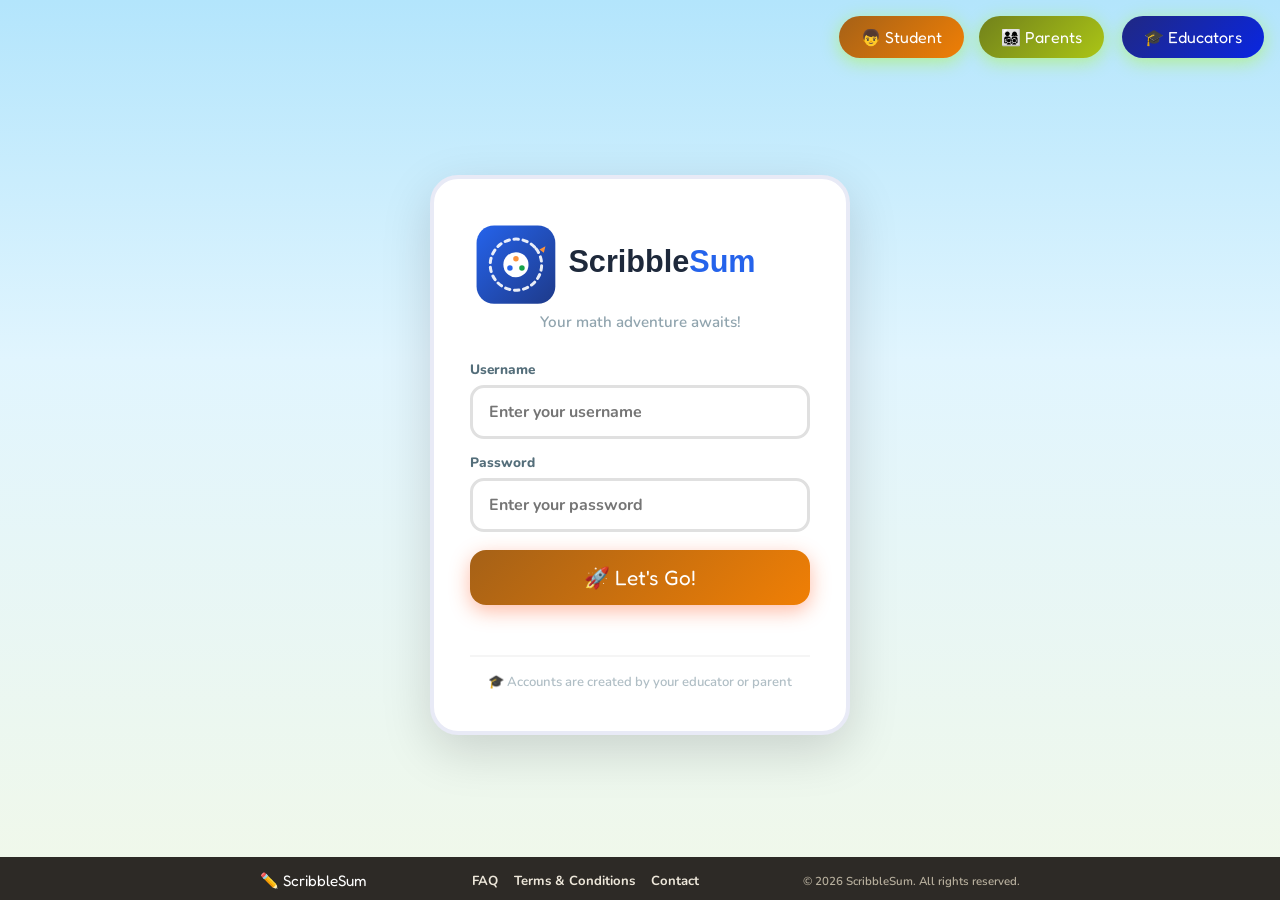
<file: index.html>
<!DOCTYPE html>
<html lang="en">
<head>
  <meta charset="UTF-8">
  <meta name="viewport" content="width=device-width, initial-scale=1.0">

  <!-- Primary SEO Metadata -->
  <title>ScribbleSum | Free Interactive Math & English Practice for Grades 1–9</title>
  <meta name="title" content="ScribbleSum | Free Interactive Math & English Practice for Grades 1–9">
  <meta name="description" content="ScribbleSum offers fun, interactive math and English exercises, quizzes, and learning tools for Grades 1 through 9. Practice skills and track progress for free.">
  <meta name="keywords" content="ScribbleSum, math practice online, elementary math quizzes, online English practice, free K-9 exercises, grade 1 to 9 math">
  <meta name="robots" content="index, follow">

  <!-- Canonical URL -->
  <link rel="canonical" href="https://scribblesum.com/">

  <!-- Open Graph / Social Media Sharing -->
  <meta property="og:type" content="website">
  <meta property="og:url" content="https://scribblesum.com/">
  <meta property="og:title" content="ScribbleSum | Free Interactive Math & English Practice">
  <meta property="og:description" content="Engaging math and English learning tools for Grades 1–9. Practice key concepts and track student progress.">
  <meta property="og:image" content="https://scribblesum.com/corequest-icon.svg">

  <!-- Twitter -->
  <meta property="twitter:card" content="summary">
  <meta property="twitter:url" content="https://scribblesum.com/">
  <meta property="twitter:title" content="ScribbleSum | Free Interactive Math & English Practice">
  <meta property="twitter:description" content="Engaging math and English learning tools for Grades 1–9. Practice key concepts and track student progress.">
  <meta property="twitter:image" content="https://scribblesum.com/corequest-icon.svg">

  <!-- Structured Data: Educational App Schema -->
  <script type="application/ld+json">
  {
    "@context": "https://schema.org",
    "@type": "EducationalApplication",
    "name": "ScribbleSum",
    "url": "https://scribblesum.com",
    "operatingSystem": "All",
    "applicationCategory": "EducationalApplication",
    "educationalLevel": "Grades 1-9",
    "audience": {
      "@type": "EducationalAudience",
      "educationalRole": ["Student", "Teacher", "Parent"]
    },
    "offers": {
      "@type": "Offer",
      "price": "0",
      "priceCurrency": "USD"
    },
    "description": "Interactive online learning platform providing free math and English exercises and progress tracking for Grades 1 through 9."
  }
  </script>

  <!-- Google AdSense -->
  <script async src="https://pagead2.googlesyndication.com/pagead/js/adsbygoogle.js?client=ca-pub-4034397422245407" crossorigin="anonymous"></script>

  <!-- Fonts & Styles -->
  <link rel="preconnect" href="https://fonts.googleapis.com">
  <link rel="preconnect" href="https://fonts.gstatic.com" crossorigin>
  <link href="https://fonts.googleapis.com/css2?family=Fredoka+One&family=Nunito:wght@400;600;700;800&display=swap" rel="stylesheet">
  <link rel="icon" type="image/svg+xml" href="corequest-icon.svg">
  <link rel="stylesheet" href="css/style.css">

  <style>
    /* Site footer — matches parent.html footer styling exactly. */
    .site-footer {
      position: fixed; left: 0; bottom: 0; width: 100%; box-sizing: border-box;
      background: #2D2A26; color: #EDE7DA;
      padding: 14px 16px calc(10px + env(safe-area-inset-bottom));
      font-family: 'Nunito', sans-serif; z-index: 10;
    }
    .footer-inner {
      max-width: 760px; margin: 0 auto; display: flex; flex-wrap: wrap;
      align-items: center; justify-content: space-between; gap: 8px 20px;
    }
    .footer-brand { font-family: 'Fredoka One', cursive; font-size: 0.95rem; color: #fff; white-space: nowrap; }
    .footer-links { display: flex; flex-wrap: wrap; gap: 8px 16px; justify-content: center; }
    .footer-links a { color: #EDE7DA; text-decoration: none; font-weight: 700; font-size: 0.82rem; white-space: nowrap; }
    .footer-links a:hover { color: #FF8A3D; text-decoration: underline; }
    .footer-copy { font-size: 0.72rem; color: #B7AF9D; font-weight: 600; text-align: center; width: 100%; order: 3; }
    @media (min-width: 560px) { .footer-copy { width: auto; order: 0; text-align: left; } }
    @media (max-width: 559px) { .footer-inner { justify-content: center; text-align: center; } }
    body { padding-bottom: 70px !important; }
  </style>
</head>

<body>

<button class="student-btn" onclick="location.href='index.html'">👦 Student</button>
<button class="parent-btn" onclick="location.href='parent.html'">👨‍👩‍👧‍👦 Parents</button>
<button class="edu-btn" onclick="location.href='educator.html'">🎓 Educators</button>

<div class="login-card">
  <img src="scribblesum-logo.svg" alt="ScribbleSum logo" width="350">
  <div class="login-subtitle">Your math adventure awaits!</div>

  <div class="login-field">
    <label>Username</label>
    <input type="text" id="login-username" placeholder="Enter your username" autocomplete="off" onkeydown="if(event.key==='Enter')doLogin()">
  </div>
  <div class="login-field">
    <label>Password</label>
    <input type="password" id="login-password" placeholder="Enter your password" onkeydown="if(event.key==='Enter')doLogin()">
  </div>
  <button class="login-btn" onclick="doLogin()">🚀 Let's Go!</button>
  <div class="login-err" id="login-err"></div>

  <div style="margin-top:20px;padding-top:16px;border-top:2px solid #F5F5F5;text-align:center;font-size:0.82rem;color:#B0BEC5;font-weight:600">
    🎓 Accounts are created by your educator or parent
  </div>

<script src="js/api.js"></script>
<script>
async function doLogin(){
  const u = document.getElementById('login-username').value.trim();
  const p = document.getElementById('login-password').value;
  const err = document.getElementById('login-err');
  if(!u||!p){ err.textContent='Please fill in both fields!'; return; }
  err.style.color='#43A047'; err.textContent='Checking... ⏳';
  const userData = await apiGet('/user/'+encodeURIComponent(u));
  if(!userData || userData.error){ err.style.color='#E53935'; err.textContent='Username not found. Ask your educator or parent!'; return; }
  if(userData.password !== btoa(p)){ err.style.color='#E53935'; err.textContent='Wrong password. Try again!'; return; }
  // Save session and go to game
  sessionStorage.setItem('mq_user', JSON.stringify({username:u, ...userData}));
  location.href = 'math.html';
}
</script>
  <link rel="stylesheet" href="css/style.css">

  <footer class="site-footer">
    <div class="footer-inner">
      <span class="footer-brand">✏️ ScribbleSum</span>
      <nav class="footer-links">
        <a href="faq.html">FAQ</a>
        <a href="terms.html">Terms &amp; Conditions</a>
        <a href="https://docs.google.com/forms/d/e/1FAIpQLScMfZEoUwNTG7IMQwNQ-2kPQI55CNcOrOu_kVzozkvgfpZPWg/viewform" target="_blank" rel="noopener">Contact</a>
      </nav>
      <span class="footer-copy">© 2026 ScribbleSum. All rights reserved.</span>
    </div>
  </footer>
</body>
</html>
</file>
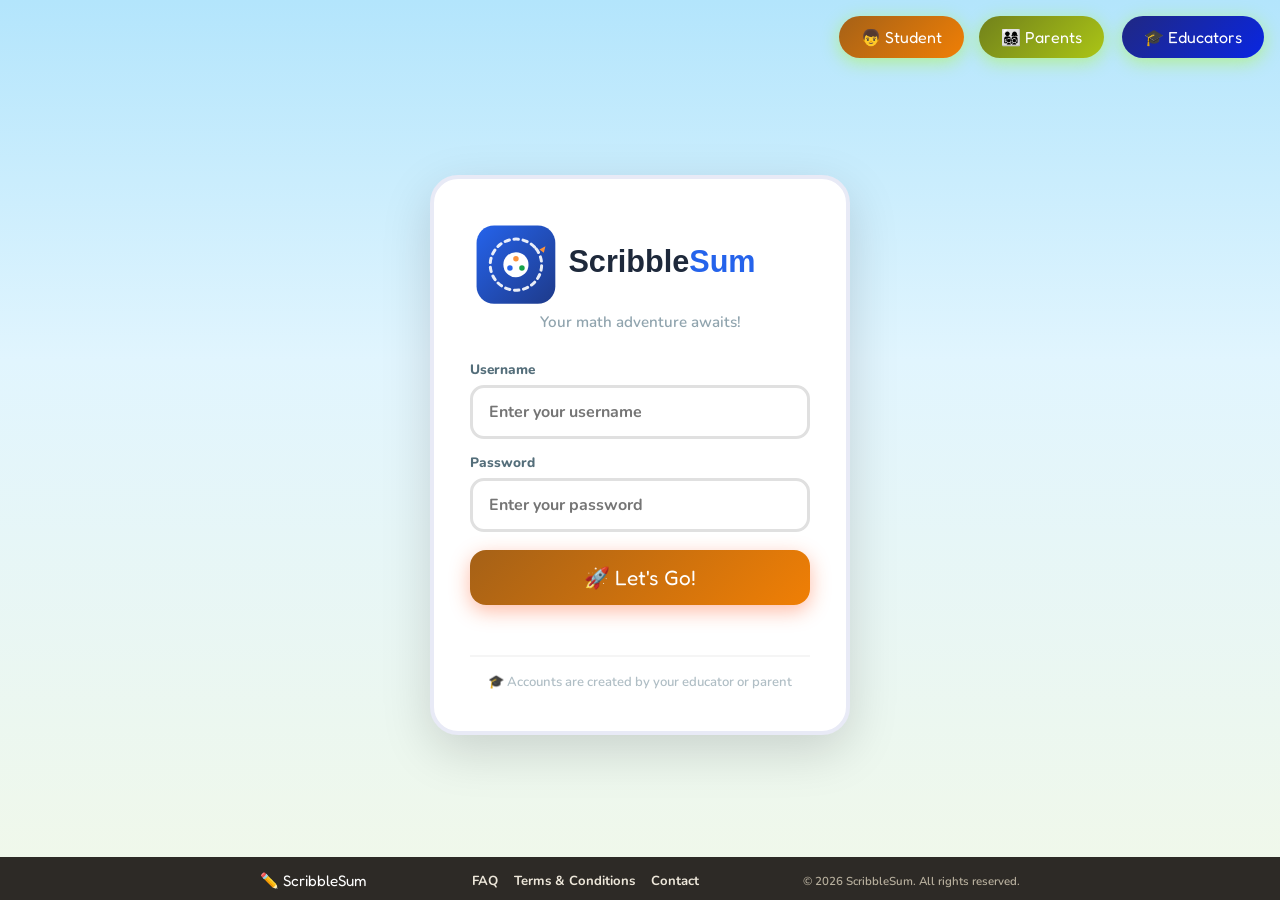
<file: arcade.html>
<!DOCTYPE html>
<html lang="en">
<head><script async src="https://pagead2.googlesyndication.com/pagead/js/adsbygoogle.js?client=ca-pub-4034397422245407"
     crossorigin="anonymous"></script></head>
<meta charset="UTF-8">
<meta name="viewport" content="width=device-width, initial-scale=1.0">
<title>Star Fuel Arcade</title>
<link rel="preconnect" href="https://fonts.googleapis.com">
<link href="https://fonts.googleapis.com/css2?family=Orbitron:wght@500;700;900&family=Space+Grotesk:wght@400;500;700&display=swap" rel="stylesheet">
<style>
  :root{
    --bg-deep: #0A0E27;
    --bg-panel: #131933;
    --bg-panel-2: #1C2444;
    --nebula: #8B5CF6;
    --magenta: #EC4899;
    --fuel: #FBBF24;
    --fuel-dim: #92650f;
    --text: #E2E8F0;
    --muted: #64748B;
    --danger: #F87171;
  }
  *{box-sizing:border-box;}
  html,body{
    margin:0; padding:0; min-height:100%;
    background:var(--bg-deep);
    color:var(--text);
    font-family:'Space Grotesk', sans-serif;
  }
  .stars, .stars2, .stars3{
    position:fixed; inset:0; z-index:0; pointer-events:none;
    background-repeat:repeat;
  }
  .stars{
    background-image: radial-gradient(1px 1px at 20px 30px, #fff, transparent),
                       radial-gradient(1px 1px at 90px 80px, #fff, transparent),
                       radial-gradient(1px 1px at 160px 40px, #fff, transparent),
                       radial-gradient(1px 1px at 220px 110px, #fff, transparent);
    background-size: 240px 160px;
    opacity:0.5;
    animation: drift 60s linear infinite;
  }
  .stars2{
    background-image: radial-gradient(1.5px 1.5px at 50px 60px, var(--fuel), transparent),
                       radial-gradient(1.5px 1.5px at 140px 20px, var(--nebula), transparent),
                       radial-gradient(1.5px 1.5px at 200px 140px, var(--magenta), transparent);
    background-size: 260px 200px;
    opacity:0.35;
    animation: drift 90s linear infinite reverse;
  }
  @keyframes drift{
    from{ background-position: 0 0; }
    to{ background-position: -1000px 500px; }
  }

  #app{
    position:relative; z-index:1;
    min-height:100vh;
    display:flex; align-items:center; justify-content:center;
    padding:20px;
  }

  .panel{
    background: linear-gradient(180deg, var(--bg-panel), var(--bg-panel-2));
    border:1px solid rgba(139,92,246,0.35);
    border-radius:18px;
    box-shadow: 0 0 0 1px rgba(255,255,255,0.02), 0 20px 60px rgba(0,0,0,0.5), 0 0 40px rgba(139,92,246,0.08);
    padding:36px 40px;
    max-width:480px;
    width:100%;
    text-align:center;
  }
  .panel.wide{ max-width:720px; }

  h1.brand{
    font-family:'Orbitron', sans-serif;
    font-weight:900;
    font-size:1.6rem;
    letter-spacing:0.08em;
    margin:0 0 4px 0;
    background: linear-gradient(90deg, var(--fuel), var(--magenta));
    -webkit-background-clip:text;
    background-clip:text;
    color:transparent;
  }
  .tagline{ color:var(--muted); font-size:0.85rem; margin-bottom:28px; letter-spacing:0.03em; }

  .gauge-wrap{ display:flex; flex-direction:column; align-items:center; gap:10px; margin-bottom:22px; }
  .gauge{
    position:relative; width:150px; height:150px;
  }
  .gauge svg{ transform: rotate(-90deg); width:100%; height:100%; }
  .gauge-track{ stroke: rgba(255,255,255,0.08); }
  .gauge-fill{ stroke: var(--fuel); stroke-linecap:round; transition: stroke-dashoffset 0.4s ease; filter: drop-shadow(0 0 6px var(--fuel)); }
  .gauge-center{
    position:absolute; inset:0; display:flex; flex-direction:column; align-items:center; justify-content:center;
  }
  .gauge-xp{ font-family:'Orbitron', sans-serif; font-size:1.5rem; font-weight:700; color:var(--fuel); }
  .gauge-label{ font-size:0.65rem; color:var(--muted); letter-spacing:0.1em; text-transform:uppercase; margin-top:2px; }

  .rate-note{ font-size:0.78rem; color:var(--muted); margin-bottom:22px; line-height:1.5; }
  .rate-note b{ color:var(--text); }

  button.primary{
    font-family:'Space Grotesk', sans-serif;
    font-weight:700;
    font-size:1rem;
    padding:14px 28px;
    border-radius:12px;
    border:none;
    cursor:pointer;
    background: linear-gradient(90deg, var(--nebula), var(--magenta));
    color:white;
    width:100%;
    letter-spacing:0.02em;
    transition: transform 0.15s ease, box-shadow 0.15s ease;
    box-shadow: 0 8px 24px rgba(236,72,153,0.25);
  }
  button.primary:hover{ transform: translateY(-1px); box-shadow: 0 10px 28px rgba(236,72,153,0.35); }
  button.primary:disabled{
    background: var(--bg-panel-2);
    color:var(--muted);
    cursor:not-allowed;
    box-shadow:none;
    transform:none;
  }
  button.secondary{
    font-family:'Space Grotesk', sans-serif;
    font-size:0.85rem;
    padding:10px 18px;
    border-radius:10px;
    border:1px solid rgba(255,255,255,0.15);
    background:transparent;
    color:var(--muted);
    cursor:pointer;
    margin-top:12px;
  }
  button.secondary:hover{ color:var(--text); border-color:rgba(255,255,255,0.3); }

  .locked-msg{
    background: rgba(248,113,113,0.1);
    border:1px solid rgba(248,113,113,0.3);
    color:#FCA5A5;
    font-size:0.82rem;
    padding:10px 14px;
    border-radius:10px;
    margin-bottom:18px;
  }

  /* ---- Game picker ---- */
  #pickerScreen{ display:none; }
  .game-grid{
    display:grid;
    grid-template-columns: repeat(auto-fit, minmax(150px, 1fr));
    gap:14px;
    margin: 20px 0 8px 0;
  }
  .game-card{
    background: var(--bg-panel-2);
    border:2px solid rgba(255,255,255,0.08);
    border-radius:14px;
    padding:18px 14px;
    cursor:pointer;
    transition: all 0.18s ease;
    text-align:center;
  }
  .game-card:hover{
    transform: translateY(-3px);
    border-color: var(--nebula);
    box-shadow: 0 10px 24px rgba(139,92,246,0.25);
  }
  .game-card.selected{
    border-color: var(--fuel);
    box-shadow: 0 0 0 2px rgba(251,191,36,0.3), 0 10px 24px rgba(251,191,36,0.2);
  }
  .game-card .icon{ font-size:2.2rem; display:block; margin-bottom:8px; }
  .game-card .gname{ font-family:'Orbitron', sans-serif; font-size:0.85rem; font-weight:700; color:var(--text); margin-bottom:4px; }
  .game-card .gdesc{ font-size:0.7rem; color:var(--muted); line-height:1.4; }
  .back-link{ display:inline-block; color:var(--muted); font-size:0.8rem; text-decoration:none; margin-bottom:14px; cursor:pointer; }
  .back-link:hover{ color:var(--text); }

  /* ---- Game screen ---- */
  #gameScreen{ display:none; }
  .hud{
    display:flex; justify-content:space-between; align-items:center;
    width:100%; max-width:640px; margin: 0 auto 10px auto;
    font-family:'Orbitron', sans-serif; font-size:0.85rem;
    padding:0 4px;
  }
  .hud .fuel-bar-wrap{
    flex:1; margin:0 16px; height:10px; border-radius:6px; background:rgba(255,255,255,0.08); overflow:hidden;
  }
  .hud .fuel-bar{
    height:100%; background: linear-gradient(90deg, var(--fuel), var(--magenta));
    width:100%; transition: width 0.2s linear;
  }
  #canvasWrap{
    position:relative; width:100%; max-width:640px; margin:0 auto;
    border-radius:16px; overflow:hidden; border:1px solid rgba(139,92,246,0.35);
    box-shadow: 0 20px 60px rgba(0,0,0,0.5);
  }
  canvas{ display:block; width:100%; background:#05070f; touch-action:none; }

  .touch-controls{
    display:flex; justify-content:space-between; max-width:640px; margin:14px auto 0 auto; gap:12px;
  }
  .touch-btn{
    flex:1; padding:16px; text-align:center; font-family:'Orbitron'; font-size:1.2rem;
    background: var(--bg-panel-2); border:1px solid rgba(255,255,255,0.1); border-radius:12px;
    color:var(--text); user-select:none; -webkit-user-select:none; touch-action:none;
  }
  .touch-btn:active{ background: var(--nebula); }

  #endScreen{
    display:none;
  }
  #endScreen .score-big{
    font-family:'Orbitron', sans-serif; font-size:2.4rem; font-weight:900; color:var(--fuel);
    margin: 10px 0;
  }

  /* iPads can be wide but still use touch. Hide controls only for a real
     mouse/trackpad, not based on viewport width. */
  @media (hover:hover) and (pointer:fine){
    .touch-controls.hide-desktop{ display:none; }
  }
</style>
</head>
<body>

<div class="stars"></div>
<div class="stars2"></div>

<div id="app">

  <!-- GATE SCREEN -->
  <div class="panel" id="gateScreen">
    <a href="math.html" style="display:inline-block; color:var(--muted); font-size:0.8rem; text-decoration:none; margin-bottom:14px;">← Back to ScribbleSum</a>
    <h1 class="brand">STAR FUEL ARCADE</h1>
    <div class="tagline">Trade stars for flight time. Pick a game, dodge, catch, and collect.</div>

    <div class="gauge-wrap">
      <div class="gauge">
        <svg viewBox="0 0 150 150">
          <circle class="gauge-track" cx="75" cy="75" r="64" fill="none" stroke-width="10"/>
          <circle class="gauge-fill" id="gateGaugeFill" cx="75" cy="75" r="64" fill="none" stroke-width="10"
                  stroke-dasharray="402" stroke-dashoffset="402"/>
        </svg>
        <div class="gauge-center">
          <div class="gauge-xp" id="gateXpValue">0</div>
          <div class="gauge-label">Stars available</div>
        </div>
      </div>
    </div>

    <div id="lockedMsg" class="locked-msg" style="display:none;">
      You need at least 2 stars to launch. Keep solving problems to refuel!
    </div>

    <div class="rate-note">Rate: <b>2 stars = 1 minute</b> of flight time.<br>Your full balance converts to playtime and is spent when you launch.</div>
    <div class="rate-note" id="totalPlayedNote">Total time played: <b id="totalPlayedValue">0:00</b></div>

    <button class="primary" id="launchBtn">Choose a game (— min —s)</button>
  </div>

  <!-- GAME PICKER SCREEN -->
  <div class="panel wide" id="pickerScreen">
    <span class="back-link" id="pickerBackLink">← Back</span>
    <h1 class="brand">CHOOSE YOUR GAME</h1>
    <div class="tagline">You've got <b id="pickerSeconds" style="color:var(--fuel)">0:00</b> of flight time queued up</div>
    <div class="game-grid" id="gameGrid"></div>
    <button class="primary" id="confirmLaunchBtn" style="margin-top:18px;" disabled>Pick a game first</button>
  </div>

  <!-- GAME SCREEN -->
  <div id="gameScreen" style="width:100%; max-width:640px;">
    <div class="hud">
      <span id="hudElapsed">0:00 played</span>
      <div class="fuel-bar-wrap"><div class="fuel-bar" id="fuelBar"></div></div>
      <span id="hudStarsLeft">0 ⭐ left</span>
    </div>
    <div class="hud" style="margin-top:-4px;">
      <span id="hudTime">05:00</span>
      <span id="hudScore">0 ✦</span>
    </div>
    <div id="canvasWrap">
      <canvas id="gameCanvas" width="640" height="420"></canvas>
    </div>
    <div class="touch-controls hide-desktop" id="touchControls">
      <div class="touch-btn" id="btnLeft">◀</div>
      <div class="touch-btn" id="btnRight">▶</div>
    </div>
    <div style="text-align:center;">
      <button class="secondary" id="quitBtn">End session</button>
    </div>
  </div>

  <!-- END SCREEN -->
  <div class="panel" id="endScreen">
    <h1 class="brand" id="endTitle">FUEL EMPTY</h1>
    <div class="tagline">Session complete</div>
    <div class="score-big" id="finalScore">0</div>
    <div class="tagline">stardust collected</div>
    <button class="primary" id="playAgainBtn" style="margin-bottom:10px;">Pick another game</button>
    <button class="secondary" id="backBtn">Back to base</button>
  </div>

</div>

<script>
/* =========================================================================
   XP INTEGRATION LAYER — wired to MathQuest's real storage
   -------------------------------------------------------------------------
   Reads/writes the same "mq_progress_<username>" blob that math.html /
   english.html  already save to localStorage.

   Arcade fuel is deliberately paid with earned stars. `playerXP` remains
   level progress, while `arcadeXP` is retained only for legacy profiles.
   ========================================================================= */

  function parseJSON(value, fallback=null) { try { return value ? JSON.parse(value) : fallback; } catch { return fallback; } }
  const currentUser = parseJSON(sessionStorage.getItem('mq_user'));
  if (!currentUser) {
    location.href = 'index.html'; // same guard math.html/english.html use
  }

  const API_BASE = 'https://mathquest-api.energy-gaurav.workers.dev';
  function loadProgress() {
    const raw = localStorage.getItem('mq_progress_' + currentUser.username);
    return raw ? parseJSON(raw) : {
      totalStars: 0, playerXP: 0, playerLevel: 1, streak: 0, gamesPlayed: 0,
      topicGames: {}, engTopicGames: {}, engGamesPlayed: 0, arcadeXP: 0,
      arcadeSecondsPlayed: 0
    };
  }

  function saveProgress(data, changedFields) {
    localStorage.setItem('mq_progress_' + currentUser.username, JSON.stringify(data));
    fetch(`${API_BASE}/progress/${encodeURIComponent(currentUser.username)}`, {
      method:'POST', headers:{'Content-Type':'application/json'}, body:JSON.stringify(changedFields)
    }).catch(() => {});
  }

  async function getStudentXP() {
    const data = loadProgress();
    return data.totalStars || 0;
  }

  async function spendStudentXP(amount) {
    const data = loadProgress();
    data.totalStars = Math.max(0, (data.totalStars || 0) - amount);
    saveProgress(data, {totalStars:data.totalStars});
    return data.totalStars;
  }

  async function logArcadeSeconds(seconds) {
    const data = loadProgress();
    data.arcadeSecondsPlayed = (data.arcadeSecondsPlayed || 0) + seconds;
    saveProgress(data, {arcadeSecondsPlayed:data.arcadeSecondsPlayed});
    return data.arcadeSecondsPlayed;
  }

  async function getArcadeSecondsPlayed() {
    const data = loadProgress();
    return data.arcadeSecondsPlayed || 0;
  }

/* ========================= GATE CONFIG ========================= */
  const XP_PER_BLOCK = 2;
  const SECONDS_PER_BLOCK = 60;     // 1 minute per 2 stars
  const SEC_PER_XP = SECONDS_PER_BLOCK / XP_PER_BLOCK; // 30 sec per star

  const gateScreen = document.getElementById('gateScreen');
  const pickerScreen = document.getElementById('pickerScreen');
  const gameScreen = document.getElementById('gameScreen');
  const endScreen  = document.getElementById('endScreen');

  const gateXpValue = document.getElementById('gateXpValue');
  const gateGaugeFill = document.getElementById('gateGaugeFill');
  const lockedMsg = document.getElementById('lockedMsg');
  const launchBtn = document.getElementById('launchBtn');

  const GAUGE_CIRC = 402; // 2 * PI * r(64)

  function formatMinSec(totalSeconds){
    const m = Math.floor(totalSeconds/60);
    const s = Math.floor(totalSeconds%60);
    return `${m}:${s.toString().padStart(2,'0')}`;
  }

  let queuedPlaySeconds = 0;

  async function refreshGate(){
    const xp = await getStudentXP();
    gateXpValue.textContent = xp;
    const totalPlayed = await getArcadeSecondsPlayed();
    document.getElementById('totalPlayedValue').textContent = formatMinSec(totalPlayed);
    const pct = Math.min(1, xp / 50); // gauge maxes visually at 50 stars
    gateGaugeFill.setAttribute('stroke-dashoffset', GAUGE_CIRC * (1 - pct));

    if (xp < XP_PER_BLOCK){
      lockedMsg.style.display = 'block';
      launchBtn.disabled = true;
      launchBtn.textContent = 'Need 2 stars to launch';
    } else {
      lockedMsg.style.display = 'none';
      launchBtn.disabled = false;
      const seconds = Math.floor(xp * SEC_PER_XP);
      launchBtn.textContent = `Choose a game (${formatMinSec(seconds)} flight time)`;
    }
  }

  launchBtn.addEventListener('click', async () => {
    const xp = await getStudentXP();
    if (xp < XP_PER_BLOCK) return;
    queuedPlaySeconds = Math.floor(xp * SEC_PER_XP);
    openPicker();
  });

/* ========================= GAME PICKER ========================= */
  const GAMES = [
    { id:'dodge',  icon:'🚀', name:'Asteroid Dodge',  desc:'Weave past asteroids, scoop up stardust.' },
    { id:'catch',  icon:'⭐', name:'Star Catcher',    desc:'Slide the collector to grab falling stars.' },
    { id:'slalom', icon:'☄️', name:'Comet Slalom',    desc:'Thread the gaps between racing comets.' },
    { id:'runner', icon:'🌌', name:'Nebula Runner',   desc:'Jump over hazards in an endless runner.' },
  ];

  let selectedGame = null;
  const gameGrid = document.getElementById('gameGrid');
  const confirmLaunchBtn = document.getElementById('confirmLaunchBtn');
  const pickerSeconds = document.getElementById('pickerSeconds');

  function renderGameGrid(){
    gameGrid.innerHTML = '';
    GAMES.forEach(g => {
      const card = document.createElement('div');
      card.className = 'game-card' + (selectedGame === g.id ? ' selected' : '');
      card.innerHTML = `<span class="icon">${g.icon}</span><div class="gname">${g.name}</div><div class="gdesc">${g.desc}</div>`;
      card.addEventListener('click', () => {
        selectedGame = g.id;
        renderGameGrid();
        confirmLaunchBtn.disabled = false;
        confirmLaunchBtn.textContent = `Launch: ${g.name}`;
      });
      gameGrid.appendChild(card);
    });
  }

  function openPicker(){
    selectedGame = null;
    renderGameGrid();
    confirmLaunchBtn.disabled = true;
    confirmLaunchBtn.textContent = 'Pick a game first';
    pickerSeconds.textContent = formatMinSec(queuedPlaySeconds);
    gateScreen.style.display = 'none';
    pickerScreen.style.display = 'block';
  }

  document.getElementById('pickerBackLink').addEventListener('click', () => {
    pickerScreen.style.display = 'none';
    gateScreen.style.display = 'block';
    refreshGate();
  });

  confirmLaunchBtn.addEventListener('click', async () => {
    if (!selectedGame) return;
    pickerScreen.style.display = 'none';
    startGame(queuedPlaySeconds, selectedGame);
  });

  document.getElementById('playAgainBtn').addEventListener('click', () => {
    endScreen.style.display = 'none';
    openPicker();
  });

/* ========================= SHARED GAME SCAFFOLD ========================= */
  const canvas = document.getElementById('gameCanvas');
  const ctx = canvas.getContext('2d');
  const hudTime = document.getElementById('hudTime');
  const hudScore = document.getElementById('hudScore');
  const fuelBar = document.getElementById('fuelBar');
  const quitBtn = document.getElementById('quitBtn');
  const btnLeft = document.getElementById('btnLeft');
  const btnRight = document.getElementById('btnRight');
  const touchControls = document.getElementById('touchControls');

  let raf = null;
  let totalPlaySeconds = 0;
  let remainingMs = 0;
  let elapsedMs = 0;
  let sessionStartStars = 0;
  let lastStarsDeducted = 0;
  let lastTs = 0;
  let score = 0;
  let keys = { left:false, right:false, up:false };
  let currentGameId = 'dodge';
  let gameUpdate = null; // per-game update(dt) fn
  let gameDraw = null;   // per-game draw() fn
  let gameReset = null;  // per-game reset() fn

  async function startGame(playSeconds, gameId){
    currentGameId = gameId;
    totalPlaySeconds = playSeconds;
    remainingMs = playSeconds * 1000;
    elapsedMs = 0;
    lastStarsDeducted = 0;
    sessionStartStars = await getStudentXP();
    if (sessionStartStars < XP_PER_BLOCK) { gateScreen.style.display = 'block'; await refreshGate(); return; }
    score = 0;
    keys = { left:false, right:false, up:false };

    const g = GAME_IMPLS[gameId];
    gameReset = g.reset;
    gameUpdate = g.update;
    gameDraw = g.draw;
    gameReset();

    gateScreen.style.display = 'none';
    pickerScreen.style.display = 'none';
    endScreen.style.display = 'none';
    gameScreen.style.display = 'block';
    touchControls.style.display = '';
    btnLeft.textContent = gameId === 'runner' ? 'JUMP' : '◀';
    btnRight.textContent = gameId === 'runner' ? 'JUMP' : '▶';
    fitCanvas(); // container was hidden (width 0) until now, so size it after it's visible
    lastTs = performance.now();
    raf = requestAnimationFrame(loop);
  }

  function endGame(reason){
    cancelAnimationFrame(raf);
    gameScreen.style.display = 'none';
    endScreen.style.display = 'block';
    document.getElementById('endTitle').textContent = reason === 'empty' ? 'FUEL EMPTY' : 'SESSION ENDED';
    document.getElementById('finalScore').textContent = score;
    const secondsPlayed = Math.max(0, totalPlaySeconds - Math.max(0, remainingMs / 1000));
    logArcadeSeconds(Math.round(secondsPlayed));
  }

  function loop(ts){
    const dt = ts - lastTs;
    lastTs = ts;
    remainingMs -= dt;
    elapsedMs += dt;

    if (remainingMs <= 0){
      endGame('empty');
      return;
    }

    gameUpdate(dt);
    ctx.clearRect(0,0,canvas.width, canvas.height);
    gameDraw();

    hudTime.textContent = formatMinSec(remainingMs/1000);
    hudScore.textContent = score + ' ✦';
    fuelBar.style.width = Math.max(0, (remainingMs / (totalPlaySeconds*1000)) * 100) + '%';

    const elapsedSec = elapsedMs / 1000;
    document.getElementById('hudElapsed').textContent = formatMinSec(elapsedSec) + ' played';

    const starsSpentSoFar = Math.floor(elapsedSec / SEC_PER_XP);
    const starsLeft = Math.max(0, sessionStartStars - starsSpentSoFar);
    document.getElementById('hudStarsLeft').textContent = starsLeft + ' ⭐ left';

    if (starsSpentSoFar > lastStarsDeducted){
      const toDeduct = starsSpentSoFar - lastStarsDeducted;
      lastStarsDeducted = starsSpentSoFar;
      spendStudentXP(toDeduct);
    }

    raf = requestAnimationFrame(loop);
  }

  function dist(x1,y1,x2,y2){ return Math.hypot(x1-x2, y1-y2); }

  function drawSpaceBackground(accent='#8B5CF6', drift=1){
    const w=canvas.width,h=canvas.height,t=elapsedMs/1000;
    const sky=ctx.createLinearGradient(0,0,0,h);
    sky.addColorStop(0,'#111b45');sky.addColorStop(.52,'#0b1030');sky.addColorStop(1,'#040611');
    ctx.fillStyle=sky;ctx.fillRect(0,0,w,h);
    const glow=ctx.createRadialGradient(w*.72,h*.15,5,w*.72,h*.15,w*.58);
    glow.addColorStop(0,accent+'42');glow.addColorStop(1,'transparent');ctx.fillStyle=glow;ctx.fillRect(0,0,w,h);
    for(let i=0;i<54;i++){const x=(i*97+43)%w,y=(i*53+t*(12+(i%5)*8)*drift)%(h+16)-8,r=i%9===0?1.8:.7;ctx.fillStyle=i%9===0?'#FDE68A':'rgba(255,255,255,.58)';ctx.fillRect(x,y,r,r);}
  }
  function drawHitFlash(amount){if(amount<=0)return;ctx.fillStyle=`rgba(251,113,133,${amount/18})`;ctx.fillRect(0,0,canvas.width,canvas.height);}
  function drawShip(ship,colour='#EC4899'){
    ctx.save();ctx.translate(ship.x,ship.y);const flame=ctx.createLinearGradient(0,ship.h/2,0,ship.h/2+18);flame.addColorStop(0,'#FDE68A');flame.addColorStop(1,'rgba(251,146,60,0)');ctx.fillStyle=flame;ctx.beginPath();ctx.moveTo(-7,ship.h/2-2);ctx.lineTo(0,ship.h/2+18);ctx.lineTo(7,ship.h/2-2);ctx.closePath();ctx.fill();
    const body=ctx.createLinearGradient(-ship.w/2,0,ship.w/2,0);body.addColorStop(0,'#C4B5FD');body.addColorStop(.52,colour);body.addColorStop(1,'#7C3AED');ctx.fillStyle=body;ctx.shadowColor=colour;ctx.shadowBlur=18;ctx.beginPath();ctx.moveTo(0,-ship.h/2-7);ctx.lineTo(ship.w/2,ship.h/2);ctx.lineTo(0,ship.h/2-5);ctx.lineTo(-ship.w/2,ship.h/2);ctx.closePath();ctx.fill();ctx.shadowBlur=0;ctx.fillStyle='#BAE6FD';ctx.beginPath();ctx.ellipse(0,-1,6,7,0,0,Math.PI*2);ctx.fill();ctx.restore();
  }
  function drawAsteroid(a){
    ctx.save();ctx.translate(a.x,a.y);ctx.rotate(a.y*.018);const rock=ctx.createRadialGradient(-a.r*.32,-a.r*.35,2,0,0,a.r);rock.addColorStop(0,'#C4B5FD');rock.addColorStop(.42,'#7C3AED');rock.addColorStop(1,'#312E81');ctx.fillStyle=rock;ctx.shadowColor='#8B5CF6';ctx.shadowBlur=9;ctx.beginPath();for(let i=0;i<9;i++){const angle=i*Math.PI*2/9,r=a.r*(.77+(i%3)*.1);ctx.lineTo(Math.cos(angle)*r,Math.sin(angle)*r);}ctx.closePath();ctx.fill();ctx.shadowBlur=0;ctx.fillStyle='rgba(49,46,129,.5)';ctx.beginPath();ctx.arc(-a.r*.25,a.r*.16,a.r*.18,0,Math.PI*2);ctx.fill();ctx.beginPath();ctx.arc(a.r*.25,-a.r*.16,a.r*.12,0,Math.PI*2);ctx.fill();ctx.restore();
  }
  function drawBomb(b){ctx.save();ctx.translate(b.x,b.y);ctx.fillStyle='#FB7185';ctx.shadowColor='#FB7185';ctx.shadowBlur=14;ctx.beginPath();ctx.arc(0,0,b.r,0,Math.PI*2);ctx.fill();ctx.shadowBlur=0;ctx.fillStyle='#FDE68A';ctx.beginPath();ctx.arc(-3,-3,3,0,Math.PI*2);ctx.fill();ctx.strokeStyle='#CBD5E1';ctx.lineWidth=2;ctx.beginPath();ctx.moveTo(4,-b.r+2);ctx.quadraticCurveTo(10,-b.r-7,15,-b.r-2);ctx.stroke();ctx.restore();}

  // controls
  window.addEventListener('keydown', e => {
    if(gameScreen.style.display==='block' && ['ArrowLeft','ArrowRight','ArrowUp',' ','a','d','w'].includes(e.key))e.preventDefault();
    if (e.key === 'ArrowLeft' || e.key === 'a') keys.left = true;
    if (e.key === 'ArrowRight' || e.key === 'd') keys.right = true;
    if (e.key === 'ArrowUp' || e.key === 'w' || e.key === ' ') keys.up = true;
  });
  window.addEventListener('keyup', e => {
    if (e.key === 'ArrowLeft' || e.key === 'a') keys.left = false;
    if (e.key === 'ArrowRight' || e.key === 'd') keys.right = false;
    if (e.key === 'ArrowUp' || e.key === 'w' || e.key === ' ') keys.up = false;
  });
  function bindTouch(el, dir){
    const set = v => e => { e.preventDefault(); if(currentGameId==='runner')keys.up=v;else keys[dir]=v; };
    el.addEventListener('pointerdown', set(true));
    el.addEventListener('pointerup', set(false));
    el.addEventListener('pointercancel', set(false));
    el.addEventListener('pointerleave', set(false));
    el.addEventListener('touchstart', set(true),{passive:false});
    el.addEventListener('touchend', set(false),{passive:false});
    el.addEventListener('touchcancel', set(false),{passive:false});
  }
  bindTouch(btnLeft, 'left');
  bindTouch(btnRight, 'right');

  quitBtn.addEventListener('click', () => endGame('quit'));
  document.getElementById('backBtn').addEventListener('click', async () => {
    endScreen.style.display = 'none';
    gateScreen.style.display = 'block';
    await refreshGate();
  });

  // responsive canvas
  function fitCanvas(){
    const wrap = document.getElementById('canvasWrap');
    const w = wrap.clientWidth;
    canvas.style.height = (w * (420/640)) + 'px';
  }
  window.addEventListener('resize', fitCanvas);
  fitCanvas();

/* ========================= GAME 1: ASTEROID DODGE ========================= */
  let dodgeState = {};
  const DodgeGame = {
    usesTouch: true,
    reset(){
      dodgeState = {
        ship: { x: canvas.width/2, y: canvas.height - 40, w: 34, h: 24, speed: 5, vx: 0 },
        asteroids: [], stardust: [],
        lastSpawnA: 0, lastSpawnS: 0, difficultyTimer: 0, fallSpeed: 2.2, flash: 0
      };
    },
    update(dt){
      const st = dodgeState;
      st.difficultyTimer += dt;
      st.fallSpeed = 2.2 + Math.min(3, st.difficultyTimer / 15000);

      if (keys.left) st.ship.vx = -st.ship.speed;
      else if (keys.right) st.ship.vx = st.ship.speed;
      else st.ship.vx = 0;
      st.ship.x += st.ship.vx * (dt/16.6);
      st.ship.x = Math.max(st.ship.w/2, Math.min(canvas.width - st.ship.w/2, st.ship.x));

      st.lastSpawnA += dt;
      if (st.lastSpawnA > 750){
        st.lastSpawnA = 0;
        st.asteroids.push({ x: Math.random()*canvas.width, y:-20, r: 14 + Math.random()*14 });
      }
      st.lastSpawnS += dt;
      if (st.lastSpawnS > 1100){
        st.lastSpawnS = 0;
        st.stardust.push({ x: Math.random()*canvas.width, y:-10, r:6 });
      }

      for (let i = st.asteroids.length-1; i>=0; i--){
        const a = st.asteroids[i];
        a.y += st.fallSpeed * (dt/16.6);
        if (a.y > canvas.height + 30) { st.asteroids.splice(i,1); continue; }
        if (dist(a.x,a.y, st.ship.x, st.ship.y) < a.r + 14){
          st.asteroids.splice(i,1);
          score = Math.max(0, score - 5);
          st.flash = 8;
        }
      }
      for (let i = st.stardust.length-1; i>=0; i--){
        const s = st.stardust[i];
        s.y += (st.fallSpeed*0.9) * (dt/16.6);
        if (s.y > canvas.height + 20) { st.stardust.splice(i,1); continue; }
        if (dist(s.x,s.y, st.ship.x, st.ship.y) < s.r + 14){
          st.stardust.splice(i,1);
          score += 10;
        }
      }
      if (st.flash > 0) st.flash -= 1;
    },
    draw(){
      const st = dodgeState;
      drawSpaceBackground('#8B5CF6',1.1);
      ctx.fillStyle='#FBBF24';st.stardust.forEach(s=>drawStar(s.x,s.y,s.r));
      st.asteroids.forEach(drawAsteroid);drawShip(st.ship);drawHitFlash(st.flash);
    }
  };

/* ========================= GAME 2: STAR CATCHER ========================= */
  let catchState = {};
  const CatchGame = {
    usesTouch: true,
    reset(){
      catchState = {
        basket: { x: canvas.width/2, w: 70, h: 16, speed: 6, vx: 0 },
        stars: [], bombs: [],
        lastSpawnStar: 0, lastSpawnBomb: 0, difficultyTimer: 0, fallSpeed: 2.4, flash: 0
      };
    },
    update(dt){
      const st = catchState;
      st.difficultyTimer += dt;
      st.fallSpeed = 2.4 + Math.min(3.5, st.difficultyTimer / 14000);

      if (keys.left) st.basket.vx = -st.basket.speed;
      else if (keys.right) st.basket.vx = st.basket.speed;
      else st.basket.vx = 0;
      st.basket.x += st.basket.vx * (dt/16.6);
      st.basket.x = Math.max(st.basket.w/2, Math.min(canvas.width - st.basket.w/2, st.basket.x));

      st.lastSpawnStar += dt;
      if (st.lastSpawnStar > 650){
        st.lastSpawnStar = 0;
        st.stars.push({ x: Math.random()*canvas.width, y:-10, r:9 });
      }
      st.lastSpawnBomb += dt;
      if (st.lastSpawnBomb > 1800){
        st.lastSpawnBomb = 0;
        st.bombs.push({ x: Math.random()*canvas.width, y:-14, r:11 });
      }

      const basketY = canvas.height - 30;
      for (let i = st.stars.length-1; i>=0; i--){
        const s = st.stars[i];
        s.y += st.fallSpeed * (dt/16.6);
        if (s.y > canvas.height + 20) { st.stars.splice(i,1); continue; }
        if (Math.abs(s.y - basketY) < 16 && Math.abs(s.x - st.basket.x) < st.basket.w/2 + s.r){
          st.stars.splice(i,1);
          score += 8;
        }
      }
      for (let i = st.bombs.length-1; i>=0; i--){
        const b = st.bombs[i];
        b.y += st.fallSpeed * (dt/16.6);
        if (b.y > canvas.height + 20) { st.bombs.splice(i,1); continue; }
        if (Math.abs(b.y - basketY) < 16 && Math.abs(b.x - st.basket.x) < st.basket.w/2 + b.r){
          st.bombs.splice(i,1);
          score = Math.max(0, score - 15);
          st.flash = 8;
        }
      }
      if (st.flash > 0) st.flash -= 1;
    },
    draw(){
      const st = catchState;
      drawSpaceBackground('#0EA5E9',.8);
      ctx.fillStyle = '#FBBF24';
      st.stars.forEach(s => {
        drawStar(s.x, s.y, s.r);
      });
      st.bombs.forEach(drawBomb);
      const basketY = canvas.height - 30;
      const basket=ctx.createLinearGradient(0,basketY-12,0,basketY+12);basket.addColorStop(0,'#C4B5FD');basket.addColorStop(1,'#6D28D9');ctx.fillStyle=basket;
      ctx.beginPath();
      ctx.roundRect(st.basket.x - st.basket.w/2, basketY - st.basket.h/2, st.basket.w, st.basket.h, 8);
      ctx.shadowColor='#8B5CF6';ctx.shadowBlur=16;ctx.fill();ctx.shadowBlur=0;ctx.fillStyle='#FDE68A';ctx.fillRect(st.basket.x-20,basketY-2,40,3);drawHitFlash(st.flash);
    }
  };
  function drawStar(cx, cy, r){
    ctx.save();
    ctx.translate(cx, cy);
    ctx.beginPath();
    for (let i=0; i<5; i++){
      ctx.lineTo(Math.cos((18+i*72)*Math.PI/180)*r, -Math.sin((18+i*72)*Math.PI/180)*r);
      ctx.lineTo(Math.cos((54+i*72)*Math.PI/180)*r*0.45, -Math.sin((54+i*72)*Math.PI/180)*r*0.45);
    }
    ctx.closePath();
    ctx.shadowColor = '#FBBF24'; ctx.shadowBlur = 10;
    ctx.fill();
    ctx.restore();
  }

/* ========================= GAME 3: COMET SLALOM ========================= */
  let slalomState = {};
  const SlalomGame = {
    usesTouch: true,
    reset(){
      slalomState = {
        ship: { x: canvas.width/2, y: canvas.height - 50, w: 30, h: 22, speed: 6, vx: 0 },
        gates: [], // {y, gapX, gapW}
        lastSpawnGate: 0, difficultyTimer: 0, fallSpeed: 2.6, flash: 0, distance: 0
      };
    },
    update(dt){
      const st = slalomState;
      st.difficultyTimer += dt;
      st.fallSpeed = 2.6 + Math.min(4, st.difficultyTimer / 13000);
      st.distance += st.fallSpeed * (dt/16.6);

      if (keys.left) st.ship.vx = -st.ship.speed;
      else if (keys.right) st.ship.vx = st.ship.speed;
      else st.ship.vx = 0;
      st.ship.x += st.ship.vx * (dt/16.6);
      st.ship.x = Math.max(st.ship.w/2, Math.min(canvas.width - st.ship.w/2, st.ship.x));

      st.lastSpawnGate += dt;
      const spawnInterval = Math.max(700, 1300 - st.difficultyTimer/40);
      if (st.lastSpawnGate > spawnInterval){
        st.lastSpawnGate = 0;
        const gapW = Math.max(90, 170 - st.difficultyTimer/300);
        const gapX = gapW/2 + Math.random()*(canvas.width - gapW);
        st.gates.push({ y:-20, gapX, gapW, scored:false });
      }

      const shipY = st.ship.y;
      for (let i = st.gates.length-1; i>=0; i--){
        const g = st.gates[i];
        g.y += st.fallSpeed * (dt/16.6);
        if (g.y > canvas.height + 20) { st.gates.splice(i,1); continue; }
        if (!g.scored && g.y > shipY - 8 && g.y < shipY + 8){
          g.scored = true;
          const inGap = st.ship.x > g.gapX - g.gapW/2 + st.ship.w/2 && st.ship.x < g.gapX + g.gapW/2 - st.ship.w/2;
          if (inGap){ score += 15; }
          else { score = Math.max(0, score - 10); st.flash = 8; }
        }
      }
      if (st.flash > 0) st.flash -= 1;
    },
    draw(){
      const st = slalomState;
      drawSpaceBackground('#EC4899',1.35);
      st.gates.forEach(g => {
        const leftW = g.gapX - g.gapW/2;
        const rightX = g.gapX + g.gapW/2;
        const rightW = canvas.width - rightX;
        const comet=ctx.createLinearGradient(0,g.y-9,0,g.y+9);comet.addColorStop(0,'#FDE68A');comet.addColorStop(.5,'#F97316');comet.addColorStop(1,'#BE123C');ctx.fillStyle=comet;ctx.shadowColor='#F97316';ctx.shadowBlur=12;
        ctx.fillRect(0,g.y-9,leftW,18);ctx.fillRect(rightX,g.y-9,rightW,18);ctx.shadowBlur=0;
      });
      drawShip(st.ship,'#F43F5E');drawHitFlash(st.flash);
    }
  };

/* ========================= GAME 4: NEBULA RUNNER ========================= */
  let runnerState = {};
  const RunnerGame = {
    usesTouch: false, // jump-based, works with tap/space too but no L/R needed
    reset(){
      runnerState = {
        player: { x: 90, y: canvas.height - 60, w: 26, h: 26, vy: 0, onGround: true },
        obstacles: [], orbs: [],
        groundY: canvas.height - 34,
        lastSpawnObs: 0, lastSpawnOrb: 0, difficultyTimer: 0, speed: 4.5, flash: 0
      };
    },
    update(dt){
      const st = runnerState;
      st.difficultyTimer += dt;
      st.speed = 4.5 + Math.min(4, st.difficultyTimer / 12000);

      const gravity = 0.9;
      if (keys.up && st.player.onGround){
        st.player.vy = -13;
        st.player.onGround = false;
      }
      st.player.vy += gravity * (dt/16.6);
      st.player.y += st.player.vy * (dt/16.6);
      if (st.player.y >= st.groundY - st.player.h/2){
        st.player.y = st.groundY - st.player.h/2;
        st.player.vy = 0;
        st.player.onGround = true;
      }

      st.lastSpawnObs += dt;
      const obsInterval = Math.max(700, 1400 - st.difficultyTimer/30);
      if (st.lastSpawnObs > obsInterval){
        st.lastSpawnObs = 0;
        st.obstacles.push({ x: canvas.width + 20, y: st.groundY, w: 20, h: 26 + Math.random()*16 });
      }
      st.lastSpawnOrb += dt;
      if (st.lastSpawnOrb > 1500){
        st.lastSpawnOrb = 0;
        st.orbs.push({ x: canvas.width + 20, y: st.groundY - 70 - Math.random()*40, r:8 });
      }

      for (let i = st.obstacles.length-1; i>=0; i--){
        const o = st.obstacles[i];
        o.x -= st.speed * (dt/16.6);
        if (o.x < -30) { st.obstacles.splice(i,1); score += 3; continue; }
        const px = st.player.x, py = st.player.y, pw = st.player.w, ph = st.player.h;
        if (px + pw/2 > o.x - o.w/2 && px - pw/2 < o.x + o.w/2 &&
            py + ph/2 > o.y - o.h && py - ph/2 < o.y){
          st.obstacles.splice(i,1);
          score = Math.max(0, score - 12);
          st.flash = 8;
        }
      }
      for (let i = st.orbs.length-1; i>=0; i--){
        const orb = st.orbs[i];
        orb.x -= st.speed * (dt/16.6);
        if (orb.x < -20) { st.orbs.splice(i,1); continue; }
        if (dist(orb.x, orb.y, st.player.x, st.player.y) < orb.r + 13){
          st.orbs.splice(i,1);
          score += 10;
        }
      }
      if (st.flash > 0) st.flash -= 1;
    },
    draw(){
      const st = runnerState;
      drawSpaceBackground('#22D3EE',1.7);
      ctx.strokeStyle = 'rgba(34,211,238,0.7)';
      ctx.lineWidth = 2;
      ctx.beginPath();
      ctx.moveTo(0, st.groundY);
      ctx.lineTo(canvas.width, st.groundY);
      ctx.stroke();

      ctx.fillStyle = '#FBBF24';
      st.orbs.forEach(o => { drawStar(o.x, o.y, o.r); });

      ctx.fillStyle = '#4C1D95'; ctx.strokeStyle = '#C4B5FD';
      st.obstacles.forEach(o => {
        ctx.shadowColor='#8B5CF6';ctx.shadowBlur=10;ctx.fillRect(o.x - o.w/2, o.y - o.h, o.w, o.h);ctx.shadowBlur=0;
        ctx.strokeRect(o.x - o.w/2, o.y - o.h, o.w, o.h);
      });
      drawShip({x:st.player.x,y:st.player.y,w:st.player.w,h:st.player.h},'#06B6D4');drawHitFlash(st.flash);
    }
  };

  const GAME_IMPLS = {
    dodge: DodgeGame,
    catch: CatchGame,
    slalom: SlalomGame,
    runner: RunnerGame
  };

  // Nebula Runner accepts a tap anywhere on the playfield as a jump as well.
  canvas.addEventListener('touchstart', (e) => { if (currentGameId === 'runner'){ e.preventDefault(); keys.up = true; } });
  canvas.addEventListener('touchend', (e) => { if (currentGameId === 'runner'){ e.preventDefault(); keys.up = false; } });
  canvas.addEventListener('click', () => { if (currentGameId === 'runner') { keys.up = true; setTimeout(() => keys.up = false, 80); } });

  refreshGate();
</script>

</body>
</html>
</file>
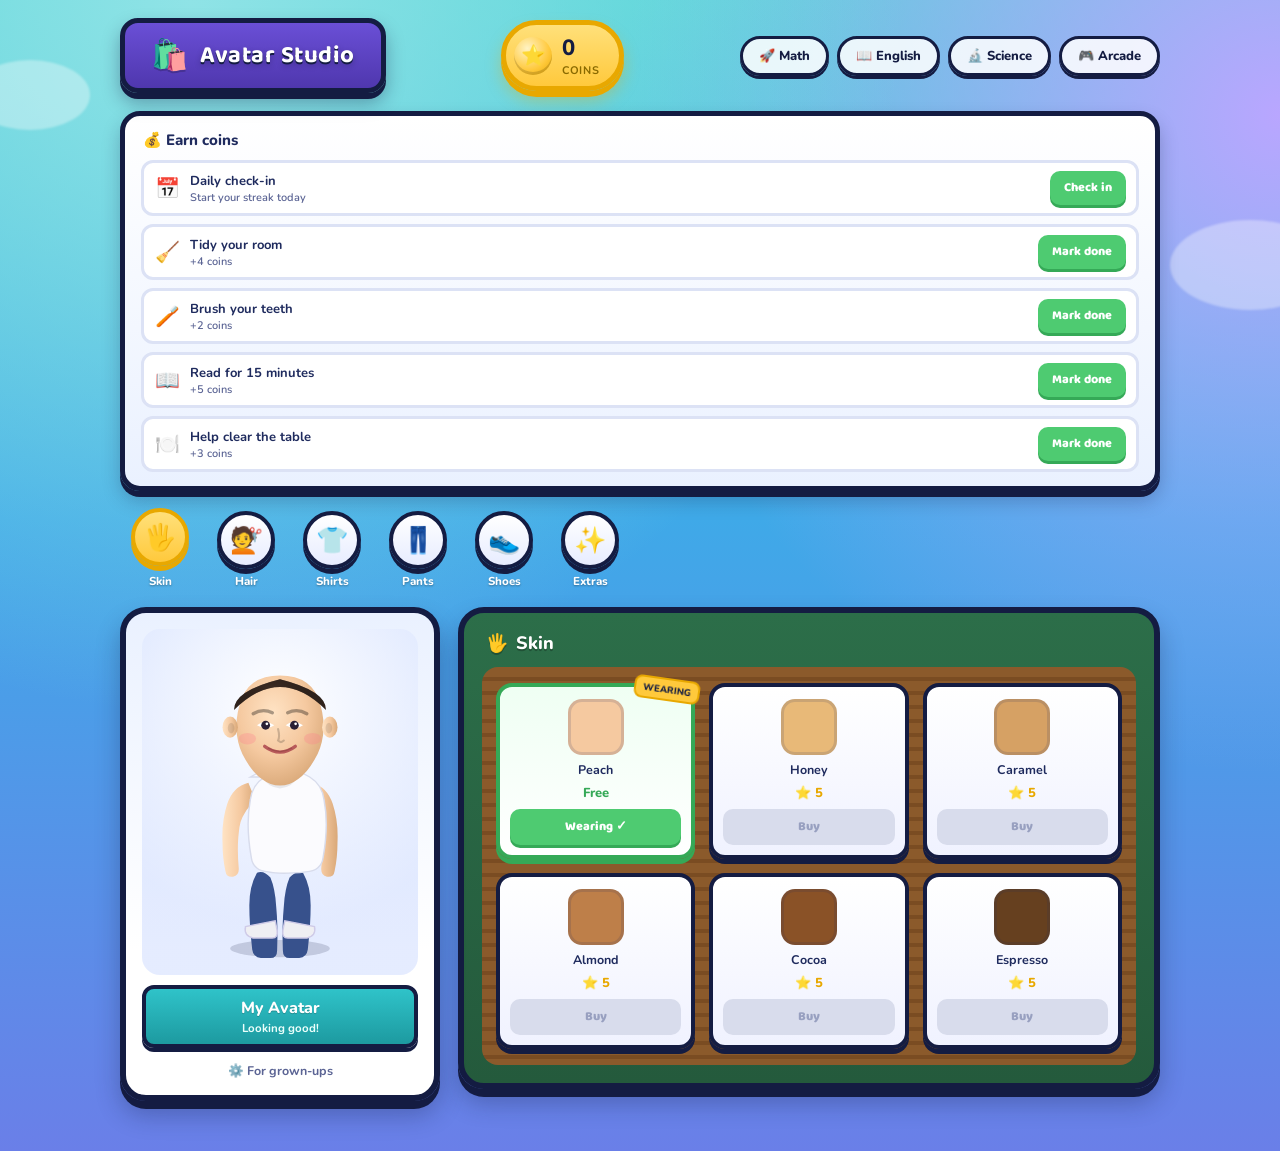
<file: avatarmaker.html>
<!DOCTYPE html>
<html lang="en">
<head>
<meta charset="UTF-8">
<meta name="viewport" content="width=device-width, initial-scale=1.0">
<title>Avatar Studio</title>
<style>
  @import url('https://fonts.googleapis.com/css2?family=Baloo+2:wght@500;600;700;800&family=Nunito:wght@400;600;700;800&display=swap');

  :root{
    --navy: #1F2B5E;
    --navy-deep: #141C42;
    --teal: #2FC3C9;
    --teal-deep: #1D9AA0;
    --purple: #6A4FD6;
    --purple-deep: #4F37AE;
    --gold: #FFC93C;
    --gold-deep: #E8A800;
    --coral: #FF6B7A;
    --coral-deep: #E24C5C;
    --grass: #4ECB71;
    --grass-deep: #35A957;
    --panel: #F4F7FF;
    --card: #FFFFFF;
    --ink: #1F2B5E;
    --ink-soft: #5B6494;
  }


  *{ box-sizing: border-box; }
  html, body{ margin:0; padding:0; height:100%; font-family:'Nunito', sans-serif; color: var(--ink); }
  h1,h2,h3,button,.game-font{ font-family:'Baloo 2', sans-serif; }

  #app{
    min-height:100%;
    padding: 18px 16px 50px;
    background:
      radial-gradient(circle at 15% 0%, #8FE3E6 0%, transparent 45%),
      radial-gradient(circle at 100% 10%, #B9A6FF 0%, transparent 40%),
      linear-gradient(180deg, #4FD2D6 0%, #3FA9E8 45%, #6A7FE8 100%);
    position:relative;
    overflow:hidden;
  }
  #app::before, #app::after{
    content:""; position:absolute; border-radius:50%;
    background: rgba(255,255,255,0.35); filter: blur(1px);
  }
  #app::before{ width:120px; height:70px; top:60px; left:-30px; }
  #app::after{ width:160px; height:90px; top:220px; right:-50px; }

  .wrap{ max-width: 1040px; margin: 0 auto; position:relative; z-index:1; }

  /* ---- HUD header ---- */
  .hud{
    display:flex; align-items:center; justify-content:space-between; gap:14px;
    flex-wrap:wrap; margin-bottom:18px;
  }
  .sign{
    background: linear-gradient(180deg, var(--purple), var(--purple-deep));
    border: 5px solid var(--navy-deep);
    border-radius: 18px;
    padding: 12px 26px;
    box-shadow: 0 6px 0 var(--navy-deep), 0 10px 18px rgba(20,28,66,0.35);
    display:flex; align-items:center; gap:12px;
  }
  .sign .icon{ font-size:30px; filter: drop-shadow(0 2px 0 rgba(0,0,0,0.2)); }
  .sign h1{
    margin:0; font-size:24px; color:#fff; letter-spacing:0.5px;
    text-shadow: 0 2px 0 var(--navy-deep), 0 3px 6px rgba(0,0,0,0.25);
  }

  .coin-hud{
    display:flex; align-items:center; gap:10px;
    background: linear-gradient(180deg, #FFE07A, var(--gold));
    border: 5px solid var(--gold-deep);
    border-radius: 999px;
    padding: 8px 20px 8px 8px;
    box-shadow: 0 6px 0 var(--gold-deep), 0 10px 16px rgba(232,168,0,0.35);
    cursor:pointer;
    transition: transform .1s ease;
  }
  .coin-hud:active{ transform: translateY(2px); }
  .coin-hud .coin-icon{
    width:38px; height:38px; border-radius:50%;
    background: radial-gradient(circle at 35% 30%, #FFF3C4, var(--gold) 60%, var(--gold-deep) 100%);
    display:flex; align-items:center; justify-content:center;
    font-size:20px; box-shadow: inset 0 -3px 0 rgba(0,0,0,0.15);
  }
  .coin-hud .count{ font-size:22px; font-weight:800; color: var(--navy-deep); }
  .coin-hud .label{ font-size:11px; font-weight:700; color:#8A6A00; text-transform:uppercase; letter-spacing:0.6px; }

  /* ---- nav links ---- */
  .nav-links{ display:flex; align-items:center; gap:8px; flex-wrap:wrap; }
  .nav-link{
    background:rgba(255,255,255,0.85); border:3px solid var(--navy-deep); border-radius:999px;
    padding:8px 16px; color:var(--navy-deep); font-weight:800; font-size:13px;
    text-decoration:none; display:inline-flex; align-items:center; gap:6px;
    box-shadow:0 3px 0 var(--navy-deep); transition:transform .1s ease;
  }
  .nav-link:hover{ transform:translateY(-2px); }
  .nav-link:active{ transform:translateY(1px); box-shadow:0 1px 0 var(--navy-deep); }

  /* ---- earn panel ---- */
  .earn-panel{
    background: linear-gradient(180deg, #FFFFFF, #EAF1FF);
    border: 5px solid var(--navy-deep);
    border-radius: 20px;
    padding: 14px 16px;
    box-shadow: 0 6px 0 var(--navy-deep), 0 10px 18px rgba(20,28,66,0.25);
    margin-bottom: 16px;
  }
  .earn-title{
    font-size:15px; font-weight:800; margin: 0 0 10px 2px;
    display:flex; align-items:center; gap:6px;
  }
  .earn-list{ display:flex; flex-direction:column; gap:8px; }
  .earn-row{
    display:flex; align-items:center; gap:10px;
    background: var(--card); border:3px solid #DCE2F5; border-radius:12px;
    padding: 8px 10px;
  }
  .earn-row .e-icon{ font-size:20px; width:26px; text-align:center; }
  .earn-row .e-text{ flex:1; font-size:13px; font-weight:700; color: var(--ink); }
  .earn-row .e-sub{ font-size:11px; font-weight:600; color: var(--ink-soft); display:block; }
  .earn-row .e-btn{
    border:none; border-radius:10px; padding:7px 14px; font-weight:800; font-size:12.5px;
    cursor:pointer; font-family:'Baloo 2'; color:#fff;
    background: var(--grass); box-shadow: 0 3px 0 var(--grass-deep);
    white-space:nowrap;
  }
  .earn-row .e-btn:disabled{ background:#D8DCEC; color:#98A0C0; box-shadow:none; cursor:not-allowed; }
  .earn-row .e-btn:active:not(:disabled){ transform: translateY(2px); box-shadow:none; }
  .streak-flames{ font-size:11px; font-weight:800; color: var(--gold-deep); }

  /* ---- category rail ---- */
  .rail{
    display:flex; gap:10px; overflow-x:auto; padding: 4px 2px 14px;
    margin-bottom: 4px;
  }
  .rail-btn{
    flex:0 0 auto; display:flex; flex-direction:column; align-items:center; gap:4px;
    width:76px; cursor:pointer;
  }
  .rail-btn .circle{
    width:58px; height:58px; border-radius:50%;
    display:flex; align-items:center; justify-content:center; font-size:26px;
    background: linear-gradient(180deg, #FFFFFF, #E7ECFF);
    border: 4px solid var(--navy-deep);
    box-shadow: 0 5px 0 var(--navy-deep);
    transition: transform .1s ease;
  }
  .rail-btn span.txt{
    font-size:11.5px; font-weight:800; color:#fff;
    text-shadow: 0 1px 2px rgba(0,0,0,0.35);
  }
  .rail-btn.active .circle{
    background: linear-gradient(180deg, #FFE07A, var(--gold));
    border-color: var(--gold-deep);
    box-shadow: 0 5px 0 var(--gold-deep);
    transform: translateY(-3px);
  }
  .rail-btn:active .circle{ transform: translateY(2px); box-shadow: 0 1px 0 var(--navy-deep); }

  /* ---- layout ---- */
  .layout{ display:grid; grid-template-columns: 320px 1fr; gap: 18px; align-items:start; }
  @media (max-width: 780px){ .layout{ grid-template-columns: 1fr; } }

  .stage-panel{
    position:sticky; top:16px;
    background: linear-gradient(180deg, #EAF1FF, #FFFFFF 70%);
    border: 6px solid var(--navy-deep);
    border-radius: 26px;
    padding: 16px;
    box-shadow: 0 8px 0 var(--navy-deep), 0 14px 24px rgba(20,28,66,0.3);
  }
  .stage{
    position:relative;
    background: radial-gradient(circle at 50% 22%, rgba(255,255,255,0.95), rgba(180,200,255,0.35) 72%);
    border-radius: 18px;
    padding: 10px;
    display:flex; align-items:center; justify-content:center;
  }
  .stage svg{ width:100%; max-width:230px; height:auto; }

  .avatar-banner{
    margin-top:10px; text-align:center;
    background: linear-gradient(180deg, var(--teal), var(--teal-deep));
    border: 4px solid var(--navy-deep);
    border-radius: 12px;
    padding: 8px 10px;
    box-shadow: 0 4px 0 var(--navy-deep);
  }
  .avatar-banner .name{ font-weight:800; color:#fff; font-size:16px; text-shadow:0 1px 0 rgba(0,0,0,0.2); }
  .avatar-banner .sub{ font-weight:700; color:#EAFFFB; font-size:11.5px; margin-top:1px; }

  .grown-up{ margin-top:14px; }
  .grown-up summary{
    cursor:pointer; font-weight:700; font-size:12.5px; color: var(--ink-soft); list-style:none;
    text-align:center;
  }
  .grown-up summary::-webkit-details-marker{ display:none; }
  .grown-up summary::before{ content:"⚙️  "; }
  .grown-up .controls{ display:flex; flex-direction:column; gap:8px; margin-top:10px; align-items:center; }
  .grown-up .note{ font-size:11px; color: var(--ink-soft); text-align:center; max-width:220px; line-height:1.4; }
  .btn-small{
    border:none; border-radius:10px; padding:8px 14px; font-weight:800; font-size:12.5px;
    cursor:pointer; font-family:'Baloo 2'; color:#fff;
    background: var(--grass); box-shadow: 0 3px 0 var(--grass-deep);
  }
  .btn-small.reset{ background: var(--coral); box-shadow: 0 3px 0 var(--coral-deep); }

  /* ---- shelf / shop ---- */
  .shelf-panel{
    background: linear-gradient(180deg, #2C6E49 0%, #245A3C 100%);
    border: 6px solid var(--navy-deep);
    border-radius: 26px;
    padding: 18px;
    box-shadow: 0 8px 0 var(--navy-deep), 0 14px 24px rgba(20,28,66,0.3);
  }
  .shelf-title{
    color:#fff; font-size:18px; font-weight:800; margin:0 0 12px 4px;
    text-shadow: 0 2px 0 rgba(0,0,0,0.25);
    display:flex; align-items:center; gap:8px;
  }

  .shop-grid{
    display:grid;
    grid-template-columns: repeat(auto-fill, minmax(148px, 1fr));
    gap: 14px;
    background: repeating-linear-gradient(180deg, #8B5A2B 0 10px, #7A4C22 10px 14px);
    border-radius: 16px;
    padding: 16px 14px;
  }

  .item-card{
    background: linear-gradient(180deg, #FFFFFF, #F0F2FF);
    border: 4px solid var(--navy-deep);
    border-radius: 16px;
    padding: 12px 10px 10px;
    text-align:center;
    display:flex; flex-direction:column; align-items:center; gap:7px;
    box-shadow: 0 5px 0 var(--navy-deep);
    position:relative;
  }
  .item-card.equipped{ border-color: var(--grass-deep); box-shadow: 0 5px 0 var(--grass-deep); background: linear-gradient(180deg,#EFFFF3,#FFFFFF); }
  .item-card.owned:not(.equipped){ border-color: var(--purple-deep); box-shadow: 0 5px 0 var(--purple-deep); }

  .ribbon{
    position:absolute; top:-9px; right:-9px;
    background: var(--gold); color: var(--navy-deep);
    font-size:9.5px; font-weight:800; padding:3px 7px; border-radius:8px;
    border:2px solid var(--gold-deep);
    transform: rotate(8deg);
  }

  .swatch{
    width:56px; height:56px; border-radius:14px;
    display:flex; align-items:center; justify-content:center; font-size:26px;
    border: 3px solid rgba(31,43,94,0.15);
  }

  .item-name{ font-weight:700; font-size:12.5px; line-height:1.2; }

  .price-tag{
    display:flex; align-items:center; gap:4px; font-weight:800; font-size:13px; color: var(--gold-deep);
  }
  .price-tag.free{ color: var(--grass-deep); }

  .item-btn{
    width:100%; border:none; border-radius:10px; padding:8px 6px;
    font-weight:800; font-size:12.5px; cursor:pointer; font-family:'Baloo 2';
    box-shadow: 0 3px 0 rgba(0,0,0,0.25);
  }
  .item-btn.buy{ background: var(--gold); color: var(--navy-deep); box-shadow: 0 3px 0 var(--gold-deep); }
  .item-btn.buy:disabled{ background:#D8DCEC; color:#98A0C0; box-shadow:none; cursor:not-allowed; }
  .item-btn.wear{ background: var(--coral); color:#fff; box-shadow: 0 3px 0 var(--coral-deep); }
  .item-btn.equipped-btn{ background: var(--grass); color:#fff; box-shadow: 0 3px 0 var(--grass-deep); cursor:default; }
  .item-btn:active{ transform: translateY(2px); box-shadow:none !important; }

  .toast{
    position: fixed; left:50%; bottom: 24px; transform: translateX(-50%) translateY(20px);
    background: var(--navy-deep); color:#fff; padding: 12px 22px; border-radius: 999px;
    font-weight:700; font-size:14px; opacity:0; pointer-events:none;
    transition: opacity .25s ease, transform .25s ease;
    box-shadow: 0 8px 20px rgba(0,0,0,0.35);
    z-index: 20; border: 2px solid var(--gold);
    max-width: 90vw; text-align:center;
  }
  .toast.show{ opacity:1; transform: translateX(-50%) translateY(0); }

  @keyframes pop{ 0%{transform:scale(1);} 40%{transform:scale(1.14);} 100%{transform:scale(1);} }
  .pop{ animation: pop .32s ease; }
</style>
</head>
<body>
<div id="app">
  <div class="wrap">
    <div class="hud">
      <div class="sign">
        <div class="icon">🛍️</div>
        <h1>Avatar Studio</h1>
      </div>
      <div class="coin-hud" id="starPill">
        <div class="coin-icon">⭐</div>
        <div>
          <div class="count" id="starCount">0</div>
          <div class="label">Coins</div>
        </div>
      </div>
      <div class="nav-links">
        <a href="math.html" class="nav-link">🚀 Math</a>
        <a href="english.html" class="nav-link">📖 English</a>
        <a href="science.html" class="nav-link">🔬 Science</a>
        <a href="arcade.html" class="nav-link">🎮 Arcade</a>
      </div>
    </div>

    <div class="earn-panel">
      <div class="earn-title">💰 Earn coins</div>
      <div class="earn-list" id="earnList"></div>
    </div>

    <div class="rail" id="tabs"></div>

    <div class="layout">
      <div class="stage-panel">
        <div class="stage">
          <svg id="avatarSvg" viewBox="0 0 240 340" xmlns="http://www.w3.org/2000/svg"></svg>
        </div>
        <div class="avatar-banner">
          <div class="name">My Avatar</div>
          <div class="sub" id="avatarSub">Looking good!</div>
        </div>

        <details class="grown-up">
          <summary>For grown-ups</summary>
          <div class="controls">
            <div class="note">Coins are earned by checking in and completing chores above — no direct top-up. You can reset progress if needed.</div>
            <button class="btn-small reset" id="resetBtn">Reset everything</button>
          </div>
        </details>
      </div>

      <div class="shelf-panel">
        <div class="shelf-title"><span id="shelfIcon">🖐️</span><span id="shelfLabel">Skin</span></div>
        <div class="shop-grid" id="shopGrid"></div>
      </div>
    </div>
  </div>
</div>

<div class="toast" id="toast"></div>

<script>
(function(){

  const CATALOG = {
    skin: [
      { id:'skin-1', name:'Peach', cost:0, color:'#F5C9A0', shade:'#D9A878', hi:'#FFE3C4' },
      { id:'skin-2', name:'Honey', cost:5, color:'#E8B978', shade:'#C99752', hi:'#F7D6A0' },
      { id:'skin-3', name:'Caramel', cost:5, color:'#D6A164', shade:'#B37F45', hi:'#EAC28A' },
      { id:'skin-4', name:'Almond', cost:5, color:'#BE7F49', shade:'#9C632F', hi:'#D9A26B' },
      { id:'skin-5', name:'Cocoa', cost:5, color:'#8A5227', shade:'#6C3C18', hi:'#A8703E' },
      { id:'skin-6', name:'Espresso', cost:5, color:'#66401F', shade:'#4C2E14', hi:'#82582F' },
    ],
    hair: [
      { id:'hair-bald', name:'Buzzed', cost:0, shape:'buzz', color:'#3A2A22' },
      { id:'hair-short', name:'Short & Neat', cost:12, shape:'short', color:'#5B3A24' },
      { id:'hair-curly', name:'Curly Top', cost:18, shape:'curly', color:'#7A3E1D' },
      { id:'hair-spiky', name:'Spiky', cost:20, shape:'spiky', color:'#2E4A9E' },
      { id:'hair-mohawk', name:'Mohawk', cost:22, shape:'mohawk', color:'#3FA65C' },
      { id:'hair-pony', name:'Ponytail', cost:25, shape:'ponytail', color:'#E8B84B' },
      { id:'hair-pigtails', name:'Pigtails', cost:25, shape:'pigtails', color:'#E8629C' },
      { id:'hair-long', name:'Long & Flowy', cost:28, shape:'long', color:'#8A4FC9' },
    ],
    shirt: [
      { id:'shirt-white', name:'Comfy White Tee', cost:0, fill:'#FBFBFE', pattern:'plain', stroke:'#D8DCEC' },
      { id:'shirt-red', name:'Cherry Red', cost:8, fill:'#DB4E4E', pattern:'plain' },
      { id:'shirt-blue', name:'Ocean Blue', cost:8, fill:'#3980CE', pattern:'plain' },
      { id:'shirt-purple', name:'Grape Purple', cost:10, fill:'#8153BD', pattern:'plain' },
      { id:'shirt-yellow-stripe', name:'Sunny Stripes', cost:15, fill:'#F5C452', pattern:'stripes' },
      { id:'shirt-orange-stripe', name:'Tiger Stripes', cost:15, fill:'#F08E42', pattern:'stripes' },
      { id:'shirt-green-star', name:'Starry Green', cost:18, fill:'#46AD7E', pattern:'stars' },
      { id:'shirt-pink-star', name:'Starry Pink', cost:18, fill:'#F27FA3', pattern:'stars' },
      { id:'shirt-rainbow', name:'Rainbow Blast', cost:30, fill:'rainbow', pattern:'rainbow' },
    ],
    pants: [
      { id:'pants-blue', name:'Classic Jeans', cost:0, fill:'#37518C' },
      { id:'pants-black', name:'Midnight Black', cost:10, fill:'#2E2E39' },
      { id:'pants-red', name:'Racer Red', cost:12, fill:'#B84049' },
      { id:'pants-green', name:'Forest Green', cost:12, fill:'#387E51' },
      { id:'pants-purple', name:'Plum Purple', cost:12, fill:'#6E4A9C' },
      { id:'pants-rainbow', name:'Rainbow Rush', cost:25, fill:'rainbow' },
    ],
    shoes: [
      { id:'shoes-white', name:'Clean Sneakers', cost:0, fill:'#EFEFF3', stroke:'#CFCBE8' },
      { id:'shoes-red', name:'Red Runners', cost:8, fill:'#CB4B46' },
      { id:'shoes-blue', name:'Blue Bounce', cost:8, fill:'#3873C4' },
      { id:'shoes-gold', name:'Gold Boots', cost:20, fill:'#D6A63F' },
      { id:'shoes-rainbow', name:'Rainbow Kicks', cost:22, fill:'rainbow' },
    ],
    accessory: [
      { id:'acc-none', name:'No Accessory', cost:0, type:'none' },
      { id:'acc-glasses', name:'Sunglasses', cost:10, type:'glasses', color:'#26262F' },
      { id:'acc-cap', name:'Baseball Cap', cost:15, type:'cap', color:'#CB4B46' },
      { id:'acc-bowtie', name:'Bowtie', cost:12, type:'bowtie', color:'#37518C' },
      { id:'acc-wizard', name:'Wizard Hat', cost:25, type:'wizard', color:'#5F45B4' },
      { id:'acc-crown', name:'Golden Crown', cost:40, type:'crown', color:'#E6B02A' },
    ],
  };

  const TAB_META = [
    { key:'skin', label:'Skin', icon:'🖐️' },
    { key:'hair', label:'Hair', icon:'💇' },
    { key:'shirt', label:'Shirts', icon:'👕' },
    { key:'pants', label:'Pants', icon:'👖' },
    { key:'shoes', label:'Shoes', icon:'👟' },
    { key:'accessory', label:'Extras', icon:'✨' },
  ];

  // ---- Earning tasks: real progression instead of a "grown-up top-up" cheat box ----
  const CHORES = [
    { id:'chore-room', text:'Tidy your room', icon:'🧹', reward:4 },
    { id:'chore-teeth', text:'Brush your teeth', icon:'🪥', reward:2 },
    { id:'chore-reading', text:'Read for 15 minutes', icon:'📖', reward:5 },
    { id:'chore-dishes', text:'Help clear the table', icon:'🍽️', reward:3 },
  ];

  const DEFAULT_STATE = {
    stars: 0,
    lastCheckIn: null,   // date string 'YYYY-MM-DD'
    streak: 0,
    choresDoneOn: {},    // { 'YYYY-MM-DD': [choreId, ...] }
    owned: {
      skin: ['skin-1'], hair: ['hair-bald'], shirt: ['shirt-white'],
      pants: ['pants-blue'], shoes: ['shoes-white'], accessory: ['acc-none'],
    },
    equipped: {
      skin: 'skin-1', hair: 'hair-bald', shirt: 'shirt-white',
      pants: 'pants-blue', shoes: 'shoes-white', accessory: 'acc-none',
    },
  };

  let state = JSON.parse(JSON.stringify(DEFAULT_STATE));
  let activeTab = 'skin';
  const STORAGE_KEY = 'avatar-studio-state-v2';

  function todayStr(){
    const d = new Date();
    return d.getFullYear() + '-' + String(d.getMonth()+1).padStart(2,'0') + '-' + String(d.getDate()).padStart(2,'0');
  }
  function yesterdayStr(){
    const d = new Date();
    d.setDate(d.getDate() - 1);
    return d.getFullYear() + '-' + String(d.getMonth()+1).padStart(2,'0') + '-' + String(d.getDate()).padStart(2,'0');
  }

  async function loadState(){
    try{
      const result = await window.storage.get(STORAGE_KEY, false);
      if (result && result.value){
        const parsed = JSON.parse(result.value);
        state = Object.assign(JSON.parse(JSON.stringify(DEFAULT_STATE)), parsed);
        if (!state.choresDoneOn) state.choresDoneOn = {};
      }
    }catch(e){}
    render();
  }
  async function saveState(){
    try{ await window.storage.set(STORAGE_KEY, JSON.stringify(state), false); }
    catch(e){ console.error('Could not save', e); }
  }

  function findItem(cat, id){ return CATALOG[cat].find(i => i.id === id); }
  function isOwned(cat, id){ return state.owned[cat].includes(id); }
  function isEquipped(cat, id){ return state.equipped[cat] === id; }

  function showToast(msg){
    const t = document.getElementById('toast');
    t.textContent = msg; t.classList.add('show');
    clearTimeout(showToast._h);
    showToast._h = setTimeout(()=> t.classList.remove('show'), 1700);
  }

  function rainbowFill(id){ return `url(#${id})`; }

  // ---------------- Avatar rendering (shaded, more natural proportions) ----------------
  function buildAvatar(){
    const skin = findItem('skin', state.equipped.skin);
    const hair = findItem('hair', state.equipped.hair);
    const shirt = findItem('shirt', state.equipped.shirt);
    const pants = findItem('pants', state.equipped.pants);
    const shoes = findItem('shoes', state.equipped.shoes);
    const acc = findItem('accessory', state.equipped.accessory);

    const shirtFill = shirt.fill === 'rainbow' ? rainbowFill('rbShirt') : shirt.fill;
    const pantsFill = pants.fill === 'rainbow' ? rainbowFill('rbPants') : pants.fill;
    const shoesFill = shoes.fill === 'rainbow' ? rainbowFill('rbShoes') : shoes.fill;

    let svg = '';
    svg += `<defs>
      <linearGradient id="rbShirt" x1="0" y1="0" x2="1" y2="0">
        <stop offset="0%" stop-color="#E85D7A"/><stop offset="25%" stop-color="#F0B93E"/>
        <stop offset="50%" stop-color="#3FB595"/><stop offset="75%" stop-color="#3980CE"/>
        <stop offset="100%" stop-color="#8153BD"/>
      </linearGradient>
      <linearGradient id="rbPants" x1="0" y1="0" x2="1" y2="0">
        <stop offset="0%" stop-color="#E85D7A"/><stop offset="50%" stop-color="#F0B93E"/><stop offset="100%" stop-color="#3980CE"/>
      </linearGradient>
      <linearGradient id="rbShoes" x1="0" y1="0" x2="1" y2="0">
        <stop offset="0%" stop-color="#E85D7A"/><stop offset="50%" stop-color="#3FB595"/><stop offset="100%" stop-color="#8153BD"/>
      </linearGradient>

      <radialGradient id="skinGrad" cx="42%" cy="34%" r="70%">
        <stop offset="0%" stop-color="${skin.hi || '#fff'}"/>
        <stop offset="55%" stop-color="${skin.color}"/>
        <stop offset="100%" stop-color="${skin.shade || skin.color}"/>
      </radialGradient>
      <linearGradient id="skinLimb" x1="0" y1="0" x2="1" y2="0">
        <stop offset="0%" stop-color="${skin.hi || skin.color}"/>
        <stop offset="55%" stop-color="${skin.color}"/>
        <stop offset="100%" stop-color="${skin.shade || skin.color}"/>
      </linearGradient>
      <linearGradient id="shirtShade" x1="0" y1="0" x2="0" y2="1">
        <stop offset="0%" stop-color="#ffffff" stop-opacity="0.28"/>
        <stop offset="35%" stop-color="#ffffff" stop-opacity="0"/>
        <stop offset="100%" stop-color="#000000" stop-opacity="0.14"/>
      </linearGradient>
      <linearGradient id="pantsShade" x1="0" y1="0" x2="1" y2="0">
        <stop offset="0%" stop-color="#000000" stop-opacity="0.16"/>
        <stop offset="50%" stop-color="#000000" stop-opacity="0"/>
        <stop offset="100%" stop-color="#000000" stop-opacity="0.16"/>
      </linearGradient>
      <radialGradient id="hairGrad" cx="40%" cy="25%" r="80%">
        <stop offset="0%" stop-color="${hair.color}" stop-opacity="0.55"/>
        <stop offset="100%" stop-color="#000000" stop-opacity="0.18"/>
      </radialGradient>
      <filter id="softShadow" x="-30%" y="-30%" width="160%" height="160%">
        <feDropShadow dx="0" dy="2" stdDeviation="2" flood-color="#000" flood-opacity="0.18"/>
      </filter>
    </defs>`;

    // ground shadow
    svg += `<ellipse cx="120" cy="323" rx="52" ry="9" fill="#0F1638" opacity="0.16"/>`;

    // back hair (behind body) for long styles
    if (hair.shape === 'ponytail'){
      svg += `<path d="M172 108 Q192 140 182 178 Q176 156 168 132 Z" fill="${hair.color}"/>`;
    }
    if (hair.shape === 'pigtails'){
      svg += `<path d="M64 100 Q42 128 50 160 Q58 138 68 116 Z" fill="${hair.color}"/>`;
      svg += `<path d="M176 100 Q198 128 190 160 Q182 138 172 116 Z" fill="${hair.color}"/>`;
    }
    if (hair.shape === 'long'){
      svg += `<path d="M68 92 Q50 165 66 226 Q76 224 84 220 Q72 160 90 96 Z" fill="${hair.color}"/>`;
      svg += `<path d="M172 92 Q190 165 174 226 Q164 224 156 220 Q168 160 150 96 Z" fill="${hair.color}"/>`;
    }

    // legs
 svg += `<path d="M96 244 q-8 14 -8 34 q0 20 3 46 q1 8 9 9 h10 q7 0 7 -8 q1 -26 -1 -46 q-1 -18 -6 -30 q-7 -8 -14 -5 z" fill="${pantsFill}"/>`;
svg += `<path d="M144 244 q8 14 8 34 q0 20 -3 46 q-1 8 -9 9 h-10 q-7 0 -7 -8 q-1 -26 1 -46 q1 -18 6 -30 q7 -8 14 -5 z" fill="${pantsFill}"/>`;

    // shoes
    svg += `<path d="M84 300 q-2 10 8 12 h20 q6 0 5 -8 l-2 -10 z" fill="${shoesFill}" stroke="${shoes.stroke||'none'}" stroke-width="1.5"/>`;
    svg += `<path d="M156 300 q2 10 -8 12 h-20 q-6 0 -5 -8 l2 -10 z" fill="${shoesFill}" stroke="${shoes.stroke||'none'}" stroke-width="1.5"/>`;

    // arms (behind torso slightly, natural taper)
    svg += `<path d="M87 150 q-16 4 -22 22 q-6 18 -5 40 q0 16 3 30 q1 7 8 6 q6 -1 6 -8 q-2 -22 0 -38 q1 -13 6 -20 q4 -8 12 -12 z" fill="url(#skinLimb)"/>`;
svg += `<path d="M153 150 q16 4 22 22 q6 18 5 40 q0 16 -3 30 q-1 7 -8 6 q-6 -1 -6 -8 q2 -22 0 -38 q-1 -13 -6 -20 q-4 -8 -12 -12 z" fill="url(#skinLimb)"/>`;

    // torso (tapered, shirt with natural silhouette)
 svg += `<path d="M89 144 q31 -18 62 0 q13 8 15 24 q5 26 -1 60 q-2 14 -18 15 q-27 3 -39 0 q-16 -1 -18 -15 q-6 -34 -1 -60 q2 -16 15 -24 z" fill="${shirtFill}" stroke="${shirt.stroke||'none'}" stroke-width="1.5"/>`;
    // collar shadow
    svg += `<path d="M104 146 q16 10 32 0 q-2 8 -16 10 q-14 -2 -16 -10 z" fill="#000" opacity="0.08"/>`;

    if (shirt.pattern === 'stripes'){
      for (let y = 162; y < 232; y += 17){
        svg += `<path d="M88 ${y} q32 8 64 0 l0 6 q-32 8 -64 0 z" fill="#ffffff" opacity="0.5"/>`;
      }
    }
    if (shirt.pattern === 'stars'){
      const pts = [[100,168],[140,168],[100,200],[140,200],[120,222]];
      pts.forEach(p => { svg += star(p[0], p[1], 6.5, '#ffffff', 0.7); });
    }

    // neck
    svg += `<rect x="110" y="122" width="20" height="26" rx="8" fill="url(#skinLimb)"/>`;
    svg += `<ellipse cx="120" cy="146" rx="12" ry="4" fill="#000" opacity="0.12"/>`;

    // head (slightly egg-shaped for realism, subtle jaw)
svg += `<path d="M120 38 q34 0 42 30 q5 17 3 32 q-2 15 -9 26 q-8 14 -17 20 q-9 7 -19 7 q-10 0 -19 -7 q-9 -6 -17 -20 q-7 -11 -9 -26 q-2 -15 3 -32 q8 -30 42 -30 z" fill="url(#skinGrad)"/>`;

    // ears
    svg += `<ellipse cx="68" cy="92" rx="8" ry="11" fill="url(#skinLimb)"/>`;
    svg += `<ellipse cx="172" cy="92" rx="8" ry="11" fill="url(#skinLimb)"/>`;
    svg += `<ellipse cx="69" cy="93" rx="3.5" ry="5.5" fill="#000" opacity="0.1"/>`;
    svg += `<ellipse cx="171" cy="93" rx="3.5" ry="5.5" fill="#000" opacity="0.1"/>`;

    // cheeks blush
    svg += `<ellipse cx="86" cy="104" rx="9" ry="6" fill="#FF7A8C" opacity="0.28"/>`;
    svg += `<ellipse cx="154" cy="104" rx="9" ry="6" fill="#FF7A8C" opacity="0.28"/>`;

    // brows
    svg += `<path d="M92 78 q10 -6 20 -1" stroke="#00000055" stroke-width="3.5" fill="none" stroke-linecap="round"/>`;
    svg += `<path d="M148 78 q-10 -6 -20 -1" stroke="#00000055" stroke-width="3.5" fill="none" stroke-linecap="round"/>`;

    // eyes (almond shape with highlight)
    svg += `<path d="M96 90 q8 -7 18 0 q-8 6 -18 0 z" fill="#fff"/>`;
    svg += `<path d="M126 90 q8 -7 18 0 q-8 6 -18 0 z" fill="#fff"/>`;
    svg += `<circle cx="105" cy="90" r="4.6" fill="#2A2035"/>`;
    svg += `<circle cx="135" cy="90" r="4.6" fill="#2A2035"/>`;
    svg += `<circle cx="106.3" cy="88.5" r="1.4" fill="#fff"/>`;
    svg += `<circle cx="136.3" cy="88.5" r="1.4" fill="#fff"/>`;

    // nose (soft shadow)
    svg += `<path d="M118 94 q2 8 0 12 q3 3 6 0" stroke="#00000030" stroke-width="2.2" fill="none" stroke-linecap="round"/>`;

    // mouth (gentle smile with lip shading)
    svg += `<path d="M104 112 q16 12 32 0" stroke="#B85A5A" stroke-width="3.4" fill="none" stroke-linecap="round"/>`;
    svg += `<path d="M108 114 q12 7 24 0" stroke="#8A3E3E" stroke-width="1.4" fill="none" stroke-linecap="round" opacity="0.5"/>`;

    // hair front + accessory
    svg += hairFrontShape(hair);
    svg += accessoryShape(acc);

    return svg;
  }

  function star(cx, cy, r, fill, opacity){
    const pts = [];
    for (let i=0;i<10;i++){
      const rad = i % 2 === 0 ? r : r/2.3;
      const ang = Math.PI/2 * -1 + i * Math.PI/5;
      pts.push(`${cx + rad*Math.cos(ang)},${cy - rad*Math.sin(ang)}`);
    }
    return `<polygon points="${pts.join(' ')}" fill="${fill}" opacity="${opacity}"/>`;
  }

  function hairFrontShape(hair){
    const c = hair.color;
    switch(hair.shape){
      case 'buzz':
        return `<path d="M72 74 Q120 26 168 74 Q168 54 120 42 Q72 54 72 74 Z" fill="${c}"/><path d="M72 74 Q120 26 168 74 Q168 54 120 42 Q72 54 72 74 Z" fill="url(#hairGrad)"/>`;
      case 'short':
        return `<path d="M68 86 Q70 26 120 24 Q170 26 172 86 Q168 46 120 40 Q72 46 68 86 Z" fill="${c}"/><path d="M68 86 Q70 26 120 24 Q170 26 172 86 Q168 46 120 40 Q72 46 68 86 Z" fill="url(#hairGrad)"/>`;
      case 'curly':
        return `<g fill="${c}">
          <circle cx="82" cy="56" r="14"/><circle cx="105" cy="40" r="16"/>
          <circle cx="135" cy="40" r="16"/><circle cx="158" cy="56" r="14"/>
          <circle cx="120" cy="34" r="16"/>
        </g>`;
      case 'spiky':
        return `<g fill="${c}">
          <polygon points="74,78 82,32 93,76"/>
          <polygon points="97,72 107,24 116,72"/>
          <polygon points="124,72 133,24 143,72"/>
          <polygon points="147,76 158,32 166,78"/>
        </g>`;
      case 'mohawk':
        return `<g>
          <path d="M72 80 Q120 60 168 80 Q168 66 120 60 Q72 66 72 80 Z" fill="${c}" opacity="0.5"/>
          <polygon points="113,18 127,18 121,70 119,70" fill="${c}"/>
        </g>`;
      case 'ponytail':
        return `<path d="M68 84 Q70 28 120 26 Q170 28 172 84 Q168 48 120 42 Q72 48 68 84 Z" fill="${c}"/>`;
      case 'pigtails':
        return `<path d="M68 84 Q70 30 120 28 Q170 30 172 84 Q168 50 120 44 Q72 50 68 84 Z" fill="${c}"/>`;
      case 'long':
        return `<path d="M68 86 Q70 26 120 24 Q170 26 172 86 Q168 46 120 40 Q72 46 68 86 Z" fill="${c}"/>`;
      default: return '';
    }
  }

  function accessoryShape(acc){
    switch(acc.type){
      case 'glasses':
        return `<g stroke="${acc.color}" stroke-width="3.6" fill="none" opacity="0.92">
          <circle cx="105" cy="90" r="12"/><circle cx="135" cy="90" r="12"/>
          <line x1="117" y1="90" x2="123" y2="90"/>
        </g>`;
      case 'cap':
        return `<g fill="${acc.color}">
          <path d="M68 76 Q70 28 120 26 Q170 28 172 76 Q168 52 120 48 Q72 52 68 76 Z"/>
          <ellipse cx="158" cy="76" rx="24" ry="8"/>
        </g>`;
      case 'bowtie':
        return `<g fill="${acc.color}">
          <polygon points="110,136 122,129 122,147"/>
          <polygon points="130,136 118,129 118,147"/>
          <circle cx="120" cy="137" r="3.6"/>
        </g>`;
      case 'wizard':
        return `<g fill="${acc.color}">
          <polygon points="120,-6 92,56 148,56"/>
          <ellipse cx="120" cy="56" rx="44" ry="9"/>
          ${star(120,14,5.5,'#F0C450',0.9)}
        </g>`;
      case 'crown':
        return `<g fill="${acc.color}">
          <polygon points="78,56 91,20 104,48 120,14 136,48 149,20 162,56"/>
          <rect x="78" y="52" width="84" height="9" rx="3"/>
        </g>`;
      default: return '';
    }
  }

  // ---------------- Earning economy ----------------
  function checkedInToday(){ return state.lastCheckIn === todayStr(); }

  function doDailyCheckIn(){
    if (checkedInToday()) return;
    const wasYesterday = state.lastCheckIn === yesterdayStr();
    state.streak = wasYesterday ? state.streak + 1 : 1;
    state.lastCheckIn = todayStr();
    const bonus = Math.min(2 + Math.floor(state.streak / 3), 6);
    const reward = 3 + bonus;
    state.stars += reward;
    document.getElementById('starPill').classList.add('pop');
    setTimeout(()=> document.getElementById('starPill').classList.remove('pop'), 320);
    showToast(`Daily check-in! +${reward} coins (streak: ${state.streak} day${state.streak===1?'':'s'})`);
    saveState(); render();
  }

  function choreDoneToday(id){
    const list = state.choresDoneOn[todayStr()] || [];
    return list.includes(id);
  }

  function doChore(id){
    if (choreDoneToday(id)) return;
    const chore = CHORES.find(c => c.id === id);
    const key = todayStr();
    if (!state.choresDoneOn[key]) state.choresDoneOn[key] = [];
    state.choresDoneOn[key].push(id);
    state.stars += chore.reward;
    document.getElementById('starPill').classList.add('pop');
    setTimeout(()=> document.getElementById('starPill').classList.remove('pop'), 320);
    showToast(`Nice work! +${chore.reward} coins for "${chore.text}"`);
    saveState(); render();
  }

  function renderEarnList(){
    const list = document.getElementById('earnList');
    list.innerHTML = '';

    // Daily check-in row
    const checkedIn = checkedInToday();
    const row = document.createElement('div');
    row.className = 'earn-row';
    row.innerHTML = `
      <div class="e-icon">📅</div>
      <div class="e-text">Daily check-in
        <span class="e-sub">${state.streak > 0 ? `<span class="streak-flames">🔥 ${state.streak}-day streak</span>` : 'Start your streak today'}</span>
      </div>
    `;
    const btn = document.createElement('button');
    btn.className = 'e-btn';
    btn.textContent = checkedIn ? 'Done ✓' : 'Check in';
    btn.disabled = checkedIn;
    btn.onclick = doDailyCheckIn;
    row.appendChild(btn);
    list.appendChild(row);

    // Chore rows
    CHORES.forEach(chore => {
      const done = choreDoneToday(chore.id);
      const r = document.createElement('div');
      r.className = 'earn-row';
      r.innerHTML = `
        <div class="e-icon">${chore.icon}</div>
        <div class="e-text">${chore.text}<span class="e-sub">+${chore.reward} coins</span></div>
      `;
      const b = document.createElement('button');
      b.className = 'e-btn';
      b.textContent = done ? 'Done ✓' : 'Mark done';
      b.disabled = done;
      b.onclick = () => doChore(chore.id);
      r.appendChild(b);
      list.appendChild(r);
    });
  }

  function render(){
    document.getElementById('starCount').textContent = state.stars;
    document.getElementById('avatarSvg').innerHTML = buildAvatar();
    renderEarnList();
    renderTabs();
    renderShop();
  }

  function renderTabs(){
    const tabsEl = document.getElementById('tabs');
    tabsEl.innerHTML = '';
    TAB_META.forEach(t => {
      const btn = document.createElement('div');
      btn.className = 'rail-btn' + (t.key === activeTab ? ' active' : '');
      btn.innerHTML = `<div class="circle">${t.icon}</div><span class="txt">${t.label}</span>`;
      btn.onclick = () => {
        activeTab = t.key;
        document.getElementById('shelfIcon').textContent = t.icon;
        document.getElementById('shelfLabel').textContent = t.label;
        renderTabs(); renderShop();
      };
      tabsEl.appendChild(btn);
    });
    document.getElementById('shelfIcon').textContent = TAB_META.find(t=>t.key===activeTab).icon;
    document.getElementById('shelfLabel').textContent = TAB_META.find(t=>t.key===activeTab).label;
  }

  function renderShop(){
    const grid = document.getElementById('shopGrid');
    grid.innerHTML = '';
    CATALOG[activeTab].forEach(item => {
      const owned = isOwned(activeTab, item.id);
      const equipped = isEquipped(activeTab, item.id);

      const card = document.createElement('div');
      card.className = 'item-card' + (owned ? ' owned' : '') + (equipped ? ' equipped' : '');

      if (equipped){
        const rib = document.createElement('div');
        rib.className = 'ribbon'; rib.textContent = 'WEARING';
        card.appendChild(rib);
      } else if (owned){
        const rib = document.createElement('div');
        rib.className = 'ribbon'; rib.textContent = 'OWNED';
        card.appendChild(rib);
      }

      const swatch = document.createElement('div');
      swatch.className = 'swatch';
      swatch.style.background = swatchBg(activeTab, item);
      swatch.textContent = swatchIcon(activeTab, item);
      card.appendChild(swatch);

      const name = document.createElement('div');
      name.className = 'item-name';
      name.textContent = item.name;
      card.appendChild(name);

      const price = document.createElement('div');
      price.className = 'price-tag' + (item.cost === 0 ? ' free' : '');
      price.innerHTML = item.cost === 0 ? 'Free' : `⭐ ${item.cost}`;
      card.appendChild(price);

      const btn = document.createElement('button');
      if (equipped){
        btn.className = 'item-btn equipped-btn';
        btn.textContent = 'Wearing ✓';
        btn.disabled = true;
      } else if (owned){
        btn.className = 'item-btn wear';
        btn.textContent = 'Wear this';
        btn.onclick = () => equipItem(activeTab, item.id);
      } else {
        btn.className = 'item-btn buy';
        btn.textContent = 'Buy';
        btn.disabled = state.stars < item.cost;
        btn.onclick = () => buyItem(activeTab, item.id);
      }
      card.appendChild(btn);

      grid.appendChild(card);
    });
  }

  function swatchBg(cat, item){
    if (cat === 'skin') return item.color;
    if (cat === 'hair') return item.color;
    if (cat === 'shirt' || cat === 'pants' || cat === 'shoes'){
      return item.fill === 'rainbow'
        ? 'linear-gradient(135deg, #E85D7A, #F0B93E, #3FB595, #3980CE, #8153BD)'
        : item.fill;
    }
    if (cat === 'accessory') return item.type === 'none' ? '#EEF1FF' : (item.color || '#EEF1FF');
    return '#EEF1FF';
  }

  function swatchIcon(cat, item){
    if (cat === 'accessory'){
      const map = { none:'—', glasses:'🕶️', cap:'🧢', bowtie:'🎀', wizard:'🧙', crown:'👑' };
      return map[item.type] || '';
    }
    if (cat === 'hair') return '💇';
    if (cat === 'shirt') return '👕';
    if (cat === 'pants') return '👖';
    if (cat === 'shoes') return '👟';
    return '';
  }

  function buyItem(cat, id){
    const item = findItem(cat, id);
    if (state.stars < item.cost) { showToast("Not enough coins yet — earn more above!"); return; }
    state.stars -= item.cost;
    state.owned[cat].push(id);
    state.equipped[cat] = id;
    document.getElementById('starPill').classList.add('pop');
    setTimeout(()=> document.getElementById('starPill').classList.remove('pop'), 320);
    showToast(`${item.name} added to your closet! ✨`);
    saveState(); render();
  }

  function equipItem(cat, id){
    state.equipped[cat] = id;
    const stage = document.querySelector('.stage');
    stage.classList.add('pop');
    setTimeout(()=> stage.classList.remove('pop'), 320);
    saveState(); render();
  }

  document.getElementById('resetBtn').onclick = () => {
    if (!confirm('Reset the whole shop? This clears owned items, streak, and coins.')) return;
    state = JSON.parse(JSON.stringify(DEFAULT_STATE));
    saveState(); render();
    showToast('Shop reset!');
  };

  loadState();
})();
</script>
</body>
</html>
</file>
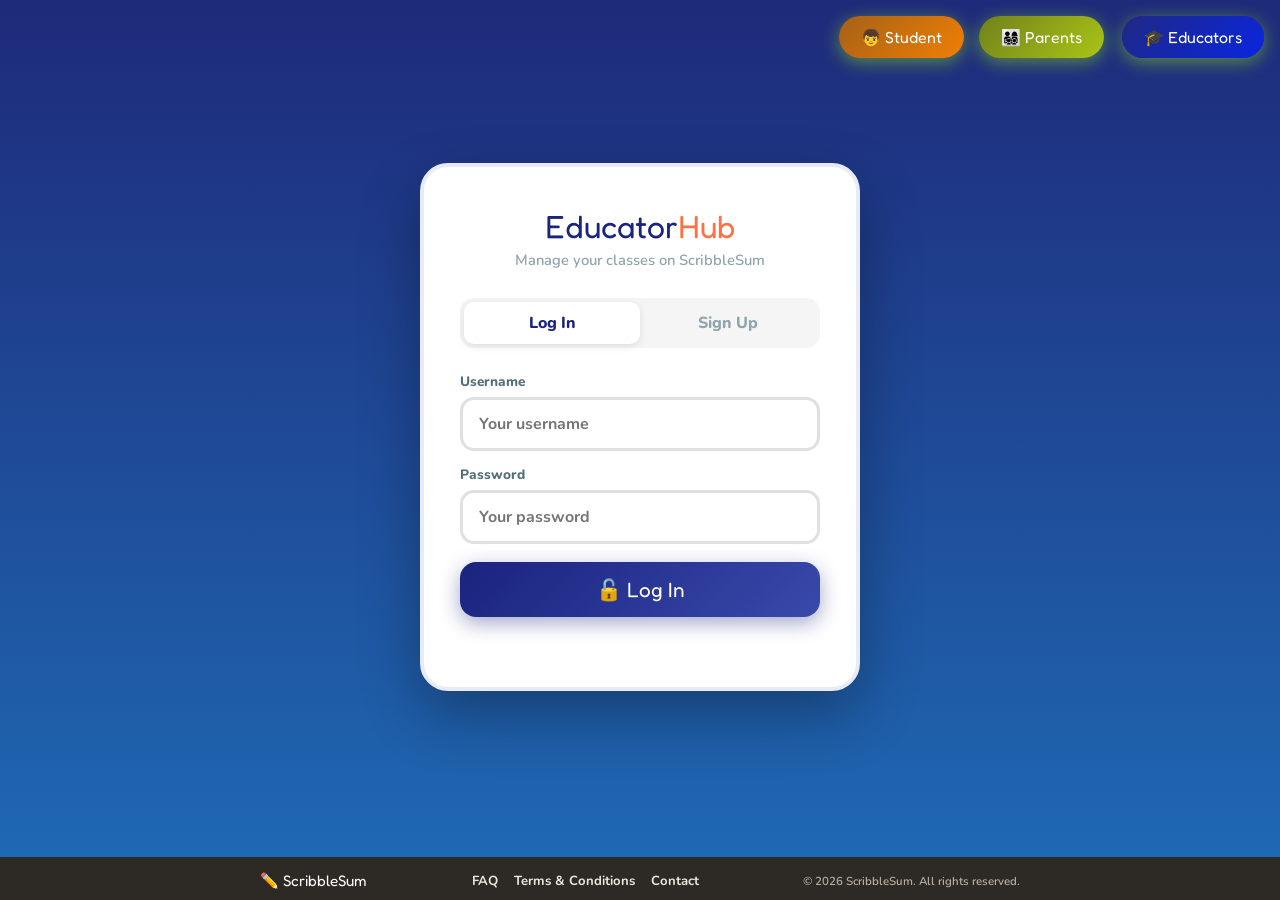
<file: educator.html>
<!DOCTYPE html>
<html lang="en">
<head><script async src="https://pagead2.googlesyndication.com/pagead/js/adsbygoogle.js?client=ca-pub-4034397422245407"
     crossorigin="anonymous"></script></head>
<meta charset="UTF-8">
<meta name="viewport" content="width=device-width, initial-scale=1.0">
<title>ScribbleSum — Educator Hub</title>
<link href="https://fonts.googleapis.com/css2?family=Fredoka+One&family=Nunito:wght@400;600;700;800&display=swap" rel="stylesheet">
 <link rel="stylesheet" href="css/style.css">
 <link rel="icon" type="image/svg+xml" href="corequest-icon.svg">
<style>
  * { margin:0; padding:0; box-sizing:border-box; }

  body {
    font-family:'Nunito',sans-serif;
    background:linear-gradient(180deg,#1E2A7A 0%,#1F6BB5 100%);
    min-height:100vh; display:flex; align-items:center; justify-content:center;
    padding:24px; padding-bottom:70px;
  }

  .site-footer{
    position:fixed; left:0; bottom:0; width:100%; box-sizing:border-box;
    background:#2D2A26; color:#EDE7DA;
    padding:14px 16px calc(10px + env(safe-area-inset-bottom));
    font-family:'Nunito',sans-serif; z-index:10;
  }
  .footer-inner{
    max-width:760px; margin:0 auto; display:flex; flex-wrap:wrap;
    align-items:center; justify-content:space-between; gap:8px 20px;
  }
  .footer-brand{ font-family:'Fredoka One',cursive; font-size:0.95rem; color:#fff; white-space:nowrap; }
  .footer-links{ display:flex; flex-wrap:wrap; gap:8px 16px; justify-content:center; }
  .footer-links a{ color:#EDE7DA; text-decoration:none; font-weight:700; font-size:0.82rem; white-space:nowrap; }
  .footer-links a:hover{ color:#FF8A3D; text-decoration:underline; }
  .footer-copy{ font-size:0.72rem; color:#B7AF9D; font-weight:600; text-align:center; width:100%; order:3; }
  @media (min-width:560px){ .footer-copy{ width:auto; order:0; text-align:left; } }
  @media (max-width:559px){ .footer-inner{ justify-content:center; text-align:center; } }

  /* ── AUTH ── */
  .auth-card {
    background:white; border-radius:28px; padding:40px 36px;
    width:100%; max-width:440px;
    box-shadow:0 24px 60px rgba(0,0,0,0.3);
    border:4px solid #E8EAF6; text-align:center;
  }
  .auth-logo { font-family:'Fredoka One',cursive; font-size:2rem; color:#1A237E; margin-bottom:4px; }
  .auth-logo span { color:#FF7043; }
  .auth-sub { font-size:0.92rem; color:#90A4AE; font-weight:600; margin-bottom:28px; }
  .auth-tabs { display:flex; background:#F5F5F5; border-radius:14px; padding:4px; margin-bottom:24px; }
  .auth-tab { flex:1; padding:10px; border:none; border-radius:10px; background:none; font-family:'Nunito',sans-serif; font-weight:800; font-size:1rem; cursor:pointer; color:#90A4AE; transition:all .2s; }
  .auth-tab.active { background:white; color:#1A237E; box-shadow:0 2px 8px rgba(0,0,0,0.1); }
  .field { margin-bottom:14px; text-align:left; }
  .field label { display:block; font-weight:800; font-size:0.85rem; color:#546E7A; margin-bottom:6px; }
  .field input { width:100%; padding:13px 16px; border-radius:14px; border:3px solid #E0E0E0; font-family:'Nunito',sans-serif; font-size:1rem; font-weight:700; color:#1A237E; outline:none; transition:border-color .2s; }
  .field input:focus { border-color:#3F51B5; }
  .auth-btn { width:100%; padding:15px; border:none; border-radius:16px; background:linear-gradient(135deg,#1A237E,#3949AB); color:white; font-family:'Fredoka One',cursive; font-size:1.3rem; cursor:pointer; box-shadow:0 6px 20px rgba(26,35,126,0.4); transition:all .2s; margin-top:4px; }
  .auth-btn:hover { transform:translateY(-3px); box-shadow:0 10px 30px rgba(26,35,126,0.5); }
  .auth-err { font-weight:700; font-size:0.88rem; margin-top:10px; min-height:20px; }

  /* ── PAGES ── */
  .page { display:none; min-height:100vh; }

  /* ── SHARED HEADER ── */
  .dash-header { background:linear-gradient(135deg,#1A237E,#3949AB); padding:18px 30px; display:flex; align-items:center; justify-content:space-between; box-shadow:0 4px 20px rgba(26,35,126,0.4); flex-wrap:wrap; gap:10px; }
  .dash-logo { font-family:'Fredoka One',cursive; font-size:1.6rem; color:white; }
  .dash-logo span { color:#FFD54F; }
  .header-right { display:flex; align-items:center; gap:10px; flex-wrap:wrap; }
  .dash-username { color:white; font-weight:800; font-size:0.95rem; }
  .hbtn { background:rgba(255,255,255,0.18); border:2px solid rgba(255,255,255,0.3); border-radius:50px; padding:7px 16px; color:white; font-weight:800; font-size:0.85rem; cursor:pointer; font-family:'Nunito',sans-serif; transition:all .2s; }
  .hbtn:hover { background:rgba(255,255,255,0.32); }
  .hbtn.back { background:rgba(255,165,0,0.22); border-color:rgba(255,200,0,0.4); }

  /* ── CLASSES DASHBOARD ── */
  #classes-page { background:linear-gradient(180deg,#1E2A7A 0%,#1F6BB5 100%); min-height:100vh; }
  .container { max-width:960px; margin:0 auto; padding:32px 20px; }
  .page-headline { font-family:'Fredoka One',cursive; font-size:1.6rem; color:#ffffff; margin-bottom:6px; }
  .page-sub { color:rgba(255,255,255,0.7); font-weight:700; font-size:0.9rem; margin-bottom:28px; }

  .classes-toolbar { display:flex; align-items:center; justify-content:space-between; margin-bottom:20px; flex-wrap:wrap; gap:12px; }
  .add-class-btn { background:linear-gradient(135deg,#FF7043,#FF5722); color:white; border:none; border-radius:14px; padding:12px 22px; font-family:'Fredoka One',cursive; font-size:1.05rem; cursor:pointer; box-shadow:0 4px 14px rgba(255,87,34,0.35); transition:all .2s; }
  .add-class-btn:hover { transform:translateY(-2px); box-shadow:0 8px 20px rgba(255,87,34,0.45); }

  .classes-grid { display:grid; grid-template-columns:repeat(auto-fill,minmax(260px,1fr)); gap:20px; }
  .class-card {
    background:white; border-radius:22px; padding:24px; cursor:pointer;
    border:3px solid #E8EAF6; box-shadow:0 6px 24px rgba(0,0,0,0.08);
    transition:all .25s; position:relative; overflow:hidden;
  }
  .class-card::before { content:''; position:absolute; top:0; left:0; right:0; height:6px; border-radius:22px 22px 0 0; }
  .class-card.color-0::before { background:linear-gradient(90deg,#3F51B5,#7986CB); }
  .class-card.color-1::before { background:linear-gradient(90deg,#FF7043,#FFAB91); }
  .class-card.color-2::before { background:linear-gradient(90deg,#43A047,#A5D6A7); }
  .class-card.color-3::before { background:linear-gradient(90deg,#8E24AA,#CE93D8); }
  .class-card.color-4::before { background:linear-gradient(90deg,#0288D1,#81D4FA); }
  .class-card.color-5::before { background:linear-gradient(90deg,#E53935,#EF9A9A); }
  .class-card:hover { transform:translateY(-4px); box-shadow:0 14px 40px rgba(0,0,0,0.14); border-color:#C5CAE9; }
  .class-card-emoji { font-size:2.4rem; margin-bottom:12px; display:block; }
  .class-card-name { font-family:'Fredoka One',cursive; font-size:1.25rem; color:#1A237E; margin-bottom:4px; }
  .class-card-grade { font-size:0.82rem; font-weight:800; color:#90A4AE; margin-bottom:16px; }
  .class-stats { display:flex; gap:14px; }
  .cs { text-align:center; }
  .cs-num { font-family:'Fredoka One',cursive; font-size:1.3rem; color:#3F51B5; }
  .cs-lbl { font-size:0.72rem; font-weight:800; color:#B0BEC5; }
  .class-del { position:absolute; top:14px; right:14px; background:#FFEBEE; border:2px solid #EF9A9A; border-radius:8px; padding:4px 9px; cursor:pointer; font-size:0.78rem; font-weight:800; color:#E53935; opacity:0; transition:opacity .2s; }
  .class-card:hover .class-del { opacity:1; }

  .empty-state { text-align:center; padding:60px 20px; color:#90A4AE; }
  .empty-icon { font-size:4rem; margin-bottom:16px; }
  .empty-title { font-family:'Fredoka One',cursive; font-size:1.4rem; color:rgba(255,255,255,0.6); margin-bottom:8px; }
  .empty-desc { font-size:0.9rem; font-weight:700; color:rgba(255,255,255,0.5); }

  /* ── CREATE CLASS MODAL ── */
  .modal-overlay { display:none; position:fixed; inset:0; background:rgba(26,35,126,0.55); z-index:999; align-items:center; justify-content:center; padding:20px; }
  .modal-overlay.open { display:flex; }
  .modal { background:white; border-radius:24px; padding:32px; width:100%; max-width:420px; box-shadow:0 20px 60px rgba(0,0,0,0.3); animation:popIn .25s ease; }
  @keyframes popIn { from{transform:scale(0.92);opacity:0} to{transform:scale(1);opacity:1} }
  .modal-title { font-family:'Fredoka One',cursive; font-size:1.35rem; color:#1A237E; margin-bottom:20px; }
  .mfield { margin-bottom:14px; }
  .mfield label { display:block; font-weight:800; font-size:0.83rem; color:#546E7A; margin-bottom:6px; }
  .mfield input, .mfield select { width:100%; padding:12px 15px; border-radius:13px; border:3px solid #E0E0E0; font-family:'Nunito',sans-serif; font-size:0.97rem; font-weight:700; color:#1A237E; outline:none; transition:border-color .2s; }
  .mfield input:focus, .mfield select:focus { border-color:#3F51B5; }
  .emoji-picker { display:flex; gap:8px; flex-wrap:wrap; margin-top:6px; }
  .emoji-opt { font-size:1.6rem; cursor:pointer; padding:6px; border-radius:10px; border:3px solid transparent; transition:all .15s; }
  .emoji-opt:hover, .emoji-opt.selected { border-color:#3F51B5; background:#E8EAF6; }
  .modal-btns { display:flex; gap:10px; margin-top:20px; }
  .mbtn-ok { flex:1; padding:13px; border:none; border-radius:14px; background:linear-gradient(135deg,#1A237E,#3949AB); color:white; font-family:'Fredoka One',cursive; font-size:1.05rem; cursor:pointer; }
  .mbtn-cancel { padding:13px 20px; border:3px solid #E0E0E0; border-radius:14px; background:none; font-family:'Nunito',sans-serif; font-weight:800; font-size:0.95rem; cursor:pointer; color:#90A4AE; }
  .modal-msg { font-size:0.85rem; font-weight:700; margin-top:10px; min-height:18px; }

  /* ── CLASS DETAIL PAGE ── */
  #class-page { background:linear-gradient(180deg,#1E2A7A 0%,#1F6BB5 100%); min-height:100vh; }
  .class-hero { background:rgba(255,255,255,0.1); backdrop-filter:blur(10px); border-bottom:3px solid rgba(255,255,255,0.15); padding:24px 30px; display:flex; align-items:center; gap:18px; flex-wrap:wrap; }
  .class-hero-emoji { font-size:3rem; }
  .class-hero-info { flex:1; }
  .class-hero-name { font-family:'Fredoka One',cursive; font-size:1.7rem; color:#ffffff; }
  .class-hero-grade { font-size:0.85rem; font-weight:800; color:rgba(255,255,255,0.65); margin-top:2px; }
  .class-hero-stats { display:flex; gap:20px; flex-wrap:wrap; margin-top:12px; }
  .chs { background:rgba(255,255,255,0.15); border-radius:12px; padding:10px 16px; text-align:center; border:2px solid rgba(255,255,255,0.2); }
  .chs-n { font-family:'Fredoka One',cursive; font-size:1.4rem; color:#FFD54F; }
  .chs-l { font-size:0.75rem; font-weight:800; color:rgba(255,255,255,0.7); }

  .section-card { background:white; border-radius:22px; padding:26px; margin-bottom:20px; box-shadow:0 6px 24px rgba(0,0,0,0.15); border:2px solid rgba(255,255,255,0.3); }
  .sc-title { font-family:'Fredoka One',cursive; font-size:1.15rem; color:#1A237E; margin-bottom:16px; display:flex; align-items:center; justify-content:space-between; flex-wrap:wrap; gap:10px; }
  .add-stu-btn { background:linear-gradient(135deg,#FF7043,#FF5722); color:white; border:none; border-radius:12px; padding:9px 18px; font-family:'Fredoka One',cursive; font-size:0.95rem; cursor:pointer; }

  /* ADD STUDENT FORM */
  .add-stu-form { background:rgba(255,255,255,0.12); backdrop-filter:blur(8px); border-radius:16px; padding:20px; border:2px solid rgba(255,255,255,0.2); margin-bottom:20px; display:none; }
  .af-title { font-family:'Fredoka One',cursive; font-size:1rem; color:#ffffff; margin-bottom:14px; }
  .field-row { display:flex; gap:12px; flex-wrap:wrap; margin-bottom:12px; }
  .f { flex:1; min-width:120px; }
  .f label { display:block; font-size:0.82rem; font-weight:800; color:rgba(255,255,255,0.8); margin-bottom:5px; }
  .f input, .f select { width:100%; padding:10px 13px; border-radius:12px; border:2px solid rgba(255,255,255,0.3); background:rgba(255,255,255,0.9); font-family:'Nunito',sans-serif; font-weight:700; font-size:0.92rem; outline:none; }
  .f input:focus, .f select:focus { border-color:#FFD54F; }
  .form-btns { display:flex; gap:10px; align-items:center; flex-wrap:wrap; }
  .btn-green { background:linear-gradient(135deg,#43A047,#2E7D32); color:white; border:none; border-radius:12px; padding:11px 20px; font-family:'Fredoka One',cursive; font-size:0.95rem; cursor:pointer; }
  .btn-cancel { background:rgba(255,255,255,0.15); border:2px solid rgba(255,255,255,0.3); border-radius:10px; padding:9px 16px; cursor:pointer; font-weight:700; color:white; }
  .form-msg { font-size:0.85rem; font-weight:700; color:white; }

  /* STUDENTS TABLE */
  .table-wrap { overflow-x:auto; }
  table { width:100%; border-collapse:collapse; font-size:0.9rem; }
  th { background:#E8EAF6; color:#3949AB; font-weight:800; padding:10px 14px; text-align:left; }
  th:first-child { border-radius:12px 0 0 12px; }
  th:last-child { border-radius:0 12px 12px 0; }
  td { padding:11px 14px; border-bottom:2px solid #F5F5F5; font-weight:700; color:#37474F; }
  tr:last-child td { border-bottom:none; }
  tr:hover td { background:#FAFAFA; }
  .grade-pill { display:inline-block; background:#E8EAF6; color:#3949AB; border-radius:50px; padding:3px 10px; font-size:0.8rem; font-weight:800; }
  .no-data { text-align:center; color:#90A4AE; font-weight:700; padding:32px; }
  .del-btn { background:#FFEBEE; border:2px solid #EF9A9A; border-radius:8px; padding:5px 10px; cursor:pointer; font-size:0.8rem; font-weight:800; color:#E53935; }
  .del-btn:hover { background:#E53935; color:white; }

  /* CHANGE PASS */
  .pass-row { display:flex; gap:10px; flex-wrap:wrap; align-items:flex-end; }
  .pf { flex:1; min-width:140px; }
  .pf label { display:block; font-size:0.82rem; font-weight:800; color:#546E7A; margin-bottom:5px; }
  .pf input { width:100%; padding:10px 14px; border-radius:12px; border:2px solid #E0E0E0; font-family:'Nunito',sans-serif; font-weight:700; font-size:0.95rem; outline:none; }
  .pf input:focus { border-color:#3F51B5; }
  .btn-save { background:#43A047; color:white; border:none; border-radius:12px; padding:11px 18px; font-family:'Fredoka One',cursive; font-size:0.95rem; cursor:pointer; white-space:nowrap; }
  .msg { font-size:0.85rem; font-weight:700; min-height:20px; margin-top:8px; }

  /* LOADING SPINNER */
  .loader { text-align:center; padding:40px; color:rgba(255,255,255,0.7); font-weight:700; font-size:1rem; }

  /* STUDENT ROW CLICKABLE */
  #class-student-table tr.stu-row { cursor:pointer; }
  #class-student-table tr.stu-row:hover td { background:#F0F3FF; }

  /* Full-screen activity view */
  .fullscreen-view {
    display:none; position:fixed; inset:0; background:linear-gradient(180deg,#1E2A7A 0%,#1F6BB5 100%);
    z-index:200; overflow-y:auto; padding:24px;
  }
  .fullscreen-view.open { display:block; }
  .fs-inner { max-width:640px; margin:0 auto; padding-top:56px; padding-bottom:40px; }
  .fs-back {
    position:fixed; top:16px; left:16px; background:white; color:#3F51B5;
    border:2px solid #E8EAF6; border-radius:50px; padding:10px 18px;
    font-family:'Fredoka One',cursive; font-size:0.9rem; cursor:pointer;
    box-shadow:0 4px 14px rgba(0,0,0,0.12); transition:all 0.2s;
  }
  .fs-back:hover { transform:translateY(-2px); }
  .fs-header { display:flex; align-items:center; gap:16px; margin-bottom:24px;
    background:white; border-radius:22px; padding:20px; border:3px solid #E8EAF6; }
  .fs-avatar { width:64px; height:64px; border-radius:50%; flex-shrink:0;
    background:linear-gradient(135deg,#66BB6A,#43A047); display:flex; align-items:center;
    justify-content:center; font-size:2rem; }
  .fs-name { font-family:'Fredoka One',cursive; font-size:1.4rem; color:#1A237E; }
  .fs-meta { font-size:0.85rem; color:#90A4AE; font-weight:700; margin-top:2px; }
  .fs-section-title { font-family:'Fredoka One',cursive; font-size:1.1rem; color:#ffffff;
    margin:22px 0 12px; }
  .kid-stats-grid {
    display:grid; grid-template-columns:repeat(4,1fr); gap:8px;
  }
  .kid-stat {
    background:white; border-radius:12px; padding:10px 6px;
    text-align:center; border:2px solid #E8EAF6;
  }
  .kid-stat-val {
    font-family:'Fredoka One',cursive; font-size:1.3rem; color:#1A237E; line-height:1;
  }
  .kid-stat-lbl {
    font-size:0.7rem; font-weight:800; color:#90A4AE; margin-top:3px;
  }
  .subject-card { background:white; border:2px solid #E8EAF6; border-radius:18px; margin-bottom:14px; overflow:hidden; }
  .subject-head { display:flex; align-items:center; gap:12px; padding:16px 18px; cursor:pointer; user-select:none; }
  .subject-icon { font-size:1.6rem; }
  .subject-name { font-family:'Fredoka One',cursive; font-size:1.05rem; color:#1A237E; flex:1; }
  .subject-count { font-size:0.78rem; font-weight:800; color:#90A4AE; }
  .subject-caret { font-size:0.85rem; color:#B0BEC5; transition:transform 0.2s; }
  .subject-card.open .subject-caret { transform:rotate(90deg); }
  .subject-chapters { display:none; border-top:2px solid #F5F5F5; padding:6px 12px 12px; }
  .subject-card.open .subject-chapters { display:block; }
  .chapter-row { padding:10px 8px; border-bottom:1px solid #F8FBF8; }
  .chapter-row:last-child { border-bottom:none; }
  .chapter-name { font-weight:800; color:#37474F; font-size:0.88rem; margin-bottom:6px; }
  .diff-pills { display:flex; gap:8px; }
  .diff-pill { flex:1; border-radius:10px; padding:6px 4px; text-align:center; font-size:0.72rem; font-weight:800; border:2px solid; }
  .diff-pill .dp-n { font-family:'Fredoka One',cursive; font-size:1rem; display:block; }
  .diff-pill.easy { border-color:#A5D6A7; background:#E8F5E9; color:#2E7D32; }
  .diff-pill.medium { border-color:#FFCC80; background:#FFF3E0; color:#E65100; }
  .diff-pill.hard { border-color:#EF9A9A; background:#FFEBEE; color:#B71C1C; }
  .subject-empty { text-align:center; color:#B0BEC5; font-weight:700; font-size:0.85rem; padding:16px; }
</style>
</head>
<body>

<!-- ══ AUTH SCREEN ══ -->
<div class="auth-card" id="auth-card">
  <div class="auth-logo">Educator<span>Hub</span></div>
  <div class="auth-sub">Manage your classes on ScribbleSum</div>
  <div class="auth-tabs">
    <button class="auth-tab active" id="tab-login" onclick="switchTab('login')">Log In</button>
    <button class="auth-tab" id="tab-signup" onclick="switchTab('signup')">Sign Up</button>
  </div>
  <div id="form-login">
    <div class="field"><label>Username</label><input type="text" id="login-user" placeholder="Your username" autocomplete="off" onkeydown="if(event.key==='Enter')doLogin()"></div>
    <div class="field"><label>Password</label><input type="password" id="login-pass" placeholder="Your password" onkeydown="if(event.key==='Enter')doLogin()"></div>
    <button class="auth-btn" onclick="doLogin()">🔓 Log In</button>
    <div class="auth-err" id="login-err"></div>
  </div>
  <div id="form-signup" style="display:none">
    <div class="field"><label>Full Name / School Name</label><input type="text" id="signup-name" placeholder="e.g. Ms. Johnson" autocomplete="off"></div>
    <div class="field"><label>Email</label><input type="email" id="signup-email" placeholder="your@email.com" autocomplete="off"></div>
    <div class="field"><label>Username</label><input type="text" id="signup-user" placeholder="Choose a username" autocomplete="off" maxlength="20"></div>
    <div class="field"><label>Password</label><input type="password" id="signup-pass" placeholder="Min 6 characters"></div>
    <button class="auth-btn" onclick="doSignup()">✨ Create Account</button>
    <div class="auth-err" id="signup-err"></div>
  </div>
</div>
<button class="student-btn" onclick="location.href='index.html'">👦 Student</button>
<button class="parent-btn" onclick="location.href='parent.html'">👨‍👩‍👧‍👦 Parents</button>
<button class="edu-btn" onclick="location.href='educator.html'">🎓 Educators</button>
<!-- ══ CLASSES DASHBOARD ══ -->
<div class="page" id="classes-page">
  <div class="dash-header">
    <div class="dash-logo">Core<span>Quest</span> 🎓</div>
    <div class="header-right">
      <span class="dash-username" id="dash-username">Educator</span>
      <button class="hbtn" onclick="doLogout()">↩ Log Out</button>
    </div>
  </div>
  <div class="container">
    <div class="page-headline">My Classes</div>
    <div class="page-sub">Click a class to manage students and view progress</div>
    <div class="classes-toolbar">
      <div></div>
      <button class="add-class-btn" onclick="openCreateModal()">+ New Class</button>
    </div>
    <div id="classes-grid" class="classes-grid">
      <div class="loader">Loading classes... ⏳</div>
    </div>
  </div>
  <!-- Settings card -->
  <div class="container" style="padding-top:0">
    <div class="section-card">
      <div class="sc-title">🔑 Change Password</div>
      <div class="pass-row">
        <div class="pf"><label>New Password</label><input type="password" id="chg-pass" placeholder="New password"></div>
        <div class="pf"><label>Confirm</label><input type="password" id="chg-conf" placeholder="Repeat"></div>
        <button class="btn-save" onclick="changePassword()">Save</button>
      </div>
      <div class="msg" id="chg-msg"></div>
    </div>
  </div>
</div>

<!-- ══ CREATE CLASS MODAL ══ -->
<div class="modal-overlay" id="create-modal">
  <div class="modal">
    <div class="modal-title">🏫 Create a New Class</div>
    <div class="mfield">
      <label>Class Name</label>
      <div style="display:flex;gap:10px;align-items:center;position:relative;">
        <button id="emoji-btn" onclick="toggleEmojiPopover(event)" style="font-size:1.7rem;background:#F5F7FF;border:3px solid #E0E0E0;border-radius:13px;padding:8px 12px;cursor:pointer;flex-shrink:0;line-height:1;transition:border-color .2s;" title="Pick an emoji">📚</button>
        <input type="text" id="cls-name" placeholder="e.g. Rockets, Morning Group…" maxlength="32" style="flex:1;">
        <div id="emoji-popover" style="display:none;position:absolute;top:calc(100% + 8px);left:0;background:white;border:3px solid #E8EAF6;border-radius:16px;padding:12px;box-shadow:0 8px 30px rgba(0,0,0,0.15);z-index:10;width:232px;">
          <div style="display:flex;flex-wrap:wrap;gap:6px;" id="emoji-picker"></div>
        </div>
      </div>
      <div style="font-size:0.78rem;color:#B0BEC5;font-weight:700;margin-top:6px;">Tap the emoji button to change the class icon</div>
    </div>
    <div class="modal-btns">
      <button class="mbtn-cancel" onclick="closeCreateModal()">Cancel</button>
      <button class="mbtn-ok" onclick="createClass()">✅ Create Class</button>
    </div>
    <div class="modal-msg" id="create-msg"></div>
  </div>
</div>

<!-- ══ CLASS DETAIL PAGE ══ -->
<div class="page" id="class-page">
  <div class="dash-header">
    <div class="dash-logo">Math<span>Quest</span> 🎓</div>
    <div class="header-right">
      <button class="hbtn back" onclick="goBackToClasses()">← My Classes</button>
      <span class="dash-username" id="class-page-username">Educator</span>
      <button class="hbtn" onclick="doLogout()">↩ Log Out</button>
    </div>
  </div>

  <!-- Class hero strip -->
  <div class="class-hero" id="class-hero">
    <span class="class-hero-emoji" id="ch-emoji">📚</span>
    <div class="class-hero-info">
      <div class="class-hero-name" id="ch-name">Class Name</div>
      <div class="class-hero-grade" id="ch-grade">Grade —</div>
      <div class="class-hero-stats" id="ch-stats"></div>
    </div>
  </div>

  <div class="container">
    <!-- Add student form -->
    <div class="add-stu-form" id="add-stu-form">
      <div class="af-title">➕ Add New Student to This Class</div>
      <div class="field-row">
        <div class="f"><label>Username</label><input type="text" id="new-name" placeholder="e.g. alex123" maxlength="16"></div>
        <div class="f"><label>Password</label><input type="password" id="new-pass-s" placeholder="Min 4 chars"></div>
        <div class="f"><label>Grade</label>
          <select id="new-grade">
            <option>1</option><option>2</option><option>3</option><option>4</option>
            <option>5</option><option>6</option><option>7</option><option>8</option><option>9</option>
          </select>
        </div>
        <div class="f"><label>Avatar</label>
          <select id="new-avatar">
            <option>🐣</option><option>🐱</option><option>🐶</option><option>🦄</option>
            <option>🐸</option><option>🦊</option><option>🐼</option><option>🐙</option>
          </select>
        </div>
      </div>
      <div class="form-btns">
        <button class="btn-green" onclick="addStudentToClass()">✅ Create & Add</button>
        <button class="btn-cancel" onclick="toggleAddStuForm()">Cancel</button>
        <span class="form-msg" id="add-stu-msg"></span>
      </div>
    </div>

    <!-- Students card -->
    <div class="section-card">
      <div class="sc-title">
        <span>👩‍🎓 Students</span>
        <button class="add-stu-btn" onclick="toggleAddStuForm()">+ Add Student</button>
      </div>
      <div class="table-wrap">
        <table>
          <thead><tr><th></th><th>Name</th><th>Grade</th><th>Level</th><th>⭐ Stars</th><th>🎮 Games</th><th>🔥 Streak</th><th>Remove</th></tr></thead>
          <tbody id="class-student-table"></tbody>
        </table>
      </div>
    </div>
  </div>
</div>

<!-- ══ STUDENT ACTIVITY VIEW ══ -->
<div class="fullscreen-view" id="activity-view">
  <button class="fs-back" onclick="closeActivity()">← Back</button>
  <div class="fs-inner">
    <div class="fs-header">
      <div class="fs-avatar" id="activity-avatar">🐣</div>
      <div>
        <div class="fs-name" id="activity-name">Student</div>
        <div class="fs-meta" id="activity-meta">@username</div>
      </div>
    </div>
    <div class="kid-stats-grid">
      <div class="kid-stat"><span class="kid-stat-val" id="activity-level">⚡ 1</span><span class="kid-stat-lbl">Level</span></div>
      <div class="kid-stat"><span class="kid-stat-val" id="activity-stars">⭐ 0</span><span class="kid-stat-lbl">Stars</span></div>
      <div class="kid-stat"><span class="kid-stat-val" id="activity-games">🎮 0</span><span class="kid-stat-lbl">Games</span></div>
      <div class="kid-stat"><span class="kid-stat-val" id="activity-streak">🔥 0</span><span class="kid-stat-lbl">Streak</span></div>
    </div>
    <div class="fs-section-title">Subject Breakdown</div>
    <div id="subject-pie-wrap" style="display:flex;justify-content:center;margin-bottom:20px">
      <svg id="subject-pie" width="180" height="180" viewBox="0 0 180 180"></svg>
    </div>
    <div id="subject-pie-legend" style="display:flex;justify-content:center;gap:14px;flex-wrap:wrap;margin-bottom:10px;font-size:0.82rem;font-weight:800"></div>

    <div class="fs-section-title">Progress by Subject</div>
    <div id="subjects-container"></div>
  </div>
</div>

<script src="js/api.js"></script>

<script>
 
// ══════════════════════════════════════════
//  STATE
// ══════════════════════════════════════════
let currentEdu = null;
let currentClass = null; // { id, name, grade, emoji }

const CLASS_EMOJIS = ['📚','🚀','🌟','🎯','🦋','🌈','🔬','🎨','🏆','🌍','🧩','⚡'];

let classStudentsCache = []; // last-rendered student list with raw progress, for the activity view

const SUBJECTS = [
  { key:'topicGames',    label:'Math',    icon:'🚀',
    chapters:{counting:'Counting',addsubt:'Add & Subtract',multiply:'Multiplication',fractions:'Fractions',decimals:'Decimals',percent:'Percentages',algebra:'Algebra',geometry:'Geometry',wordprob:'Word Problems',measurement:'Measurement'} },
  { key:'engTopicGames', label:'English', icon:'📖',
    chapters:{vocab:'Vocabulary',spelling:'Spelling',grammar:'Grammar',punctuation:'Punctuation',reading:'Comprehension',synonyms:'Synonyms',antonyms:'Antonyms',figurative:'Figurative Language',prefixes:'Prefixes & Suffixes',sentences:'Sentences'} },
  { key:'sciTopicGames', label:'Science', icon:'🔬',
    chapters:{biology:'Biology',chemistry:'Chemistry',physics:'Physics',earth:'Earth Science',space:'Space',humanbody:'Human Body'} },
];

function gamesPlayedAt(topicGames, topic, diff){
  return (topicGames?.[topic]?.[diff]?.q1) || 0;
}

// ══════════════════════════════════════════
//  AUTH TABS
// ══════════════════════════════════════════
function switchTab(t){
  document.getElementById('tab-login').classList.toggle('active', t==='login');
  document.getElementById('tab-signup').classList.toggle('active', t==='signup');
  document.getElementById('form-login').style.display  = t==='login'  ? '' : 'none';
  document.getElementById('form-signup').style.display = t==='signup' ? '' : 'none';
  setErr('login-err',''); setErr('signup-err','');
}
function setErr(id,msg,ok=false){
  const el=document.getElementById(id);
  el.style.color=ok?'#43A047':'#E53935';
  el.textContent=msg;
}

// ══════════════════════════════════════════
//  LOGIN / SIGNUP
// ══════════════════════════════════════════
async function doLogin(){
  const u=document.getElementById('login-user').value.trim();
  const p=document.getElementById('login-pass').value;
  if(!u||!p){ setErr('login-err','Please fill in both fields!'); return; }
  setErr('login-err','Checking... ⏳',true);
  const data=await apiGet('/educator/'+encodeURIComponent(u));
  if(!data||data.error){ setErr('login-err','Username not found. Try signing up!'); return; }
  if(data.password!==btoa(p)){ setErr('login-err','Wrong password. Try again!'); return; }
  currentEdu={username:u,name:data.name,email:data.email};
  enterClassesDashboard();
}

async function doSignup(){
  const name=document.getElementById('signup-name').value.trim();
  const email=document.getElementById('signup-email').value.trim().toLowerCase();
  const u=document.getElementById('signup-user').value.trim();
  const p=document.getElementById('signup-pass').value;
  if(!name||!email||!u||!p){ setErr('signup-err','Please fill in all fields!'); return; }
  if(!email.includes('@')){ setErr('signup-err','Enter a valid email address!'); return; }
  if(u.length<3){ setErr('signup-err','Username must be at least 3 characters!'); return; }
  if(!/^[a-zA-Z0-9_]+$/.test(u)){ setErr('signup-err','Username: only letters, numbers, _ allowed!'); return; }
  if(p.length<6){ setErr('signup-err','Password must be at least 6 characters!'); return; }
  setErr('signup-err','Checking username... ⏳',true);
  const existing=await apiGet('/educator/'+encodeURIComponent(u));
  if(existing&&!existing.error){ setErr('signup-err','That username is already taken!'); return; }
  setErr('signup-err','Creating account... ⏳',true);
  const res=await apiPost('/educator/'+encodeURIComponent(u),{name,email,password:btoa(p)});
  if(!res||!res.ok){ setErr('signup-err','Failed to create account. Try again!'); return; }
  currentEdu={username:u,name,email};
  enterClassesDashboard();
}

// ══════════════════════════════════════════
//  PAGE ROUTING
// ══════════════════════════════════════════
function showPage(id){
  ['auth-card','classes-page','class-page'].forEach(p=>{
    const el=document.getElementById(p);
    if(p==='auth-card'){
      el.style.display = id==='auth-card' ? '' : 'none';
    } else {
      el.style.display = p===id ? 'block' : 'none';
    }
  });
  document.body.style.background = 'linear-gradient(180deg,#1E2A7A 0%,#1F6BB5 100%)';
  document.body.style.alignItems = id==='auth-card' ? 'center' : 'flex-start';
}

function enterClassesDashboard(){
  showPage('classes-page');
  document.getElementById('dash-username').textContent = `👋 ${currentEdu.name||currentEdu.username}`;
  renderClassesGrid();
}

function goBackToClasses(){
  currentClass=null;
  showPage('classes-page');
  renderClassesGrid();
}

function doLogout(){
  if(!confirm('Log out of Educator Hub?')) return;
  currentEdu=null; currentClass=null;
  showPage('auth-card');
  document.getElementById('login-user').value='';
  document.getElementById('login-pass').value='';
  setErr('login-err','');
}

// ══════════════════════════════════════════
//  CLASSES GRID
// ══════════════════════════════════════════
async function renderClassesGrid(){
  const grid=document.getElementById('classes-grid');
  grid.innerHTML='<div class="loader">Loading classes... ⏳</div>';

  const res=await apiGet('/edu-classes/'+encodeURIComponent(currentEdu.username));
  const classes=(res&&res.classes)||[];

  if(!classes.length){
    grid.innerHTML=`<div class="empty-state" style="grid-column:1/-1">
      <div class="empty-icon">🏫</div>
      <div class="empty-title">No classes yet!</div>
      <div class="empty-desc">Click "New Class" to create your first class</div>
    </div>`;
    return;
  }

  // Load student counts for each class in parallel
  const withCounts = await Promise.all(classes.map(async (cls,i) => {
    const sr=await apiGet('/class-students/'+encodeURIComponent(currentEdu.username)+'/'+encodeURIComponent(cls.id));
    const students=(sr&&sr.students)||[];
    // Load progress for stars sum
    const progList=await Promise.all(students.map(n=>apiGet('/progress/'+encodeURIComponent(n))));
    const totalStars=progList.reduce((s,p)=>s+(p?.totalStars||0),0);
    const avgLevel=students.length ? (progList.reduce((s,p)=>s+(p?.playerLevel||1),0)/students.length).toFixed(1) : 0;
    // Derive grade range from students
    const userList=await Promise.all(students.map(n=>apiGet('/user/'+encodeURIComponent(n))));
    const grades=userList.map(u=>parseInt(u?.grade)).filter(g=>!isNaN(g)).sort((a,b)=>a-b);
    const gradeRange=grades.length===0?'No students yet':grades.length===1?`Grade ${grades[0]}`:`Grades ${grades[0]}–${grades[grades.length-1]}`;
    return{...cls, count:students.length, totalStars, avgLevel, colorIdx:i%6, gradeRange};
  }));

  grid.innerHTML=withCounts.map(cls=>`
    <div class="class-card color-${cls.colorIdx}" onclick="openClass('${cls.id}')">
      <button class="class-del" onclick="event.stopPropagation();deleteClass('${cls.id}','${cls.name}')">🗑 Delete</button>
      <span class="class-card-emoji">${cls.emoji||'📚'}</span>
      <div class="class-card-name">${cls.name}</div>
      <div class="class-card-grade">${cls.gradeRange||'No students yet'}</div>
      <div class="class-stats">
        <div class="cs"><div class="cs-num">${cls.count}</div><div class="cs-lbl">Students</div></div>
        <div class="cs"><div class="cs-num">${cls.avgLevel}</div><div class="cs-lbl">Avg Level</div></div>
        <div class="cs"><div class="cs-num">${cls.totalStars}</div><div class="cs-lbl">Total Stars</div></div>
      </div>
    </div>`).join('');
}

// ══════════════════════════════════════════
//  CREATE CLASS MODAL
// ══════════════════════════════════════════
let selectedEmoji='📚';
function openCreateModal(){
  selectedEmoji='📚';
  document.getElementById('emoji-btn').textContent=selectedEmoji;
  const picker=document.getElementById('emoji-picker');
  picker.innerHTML=CLASS_EMOJIS.map(e=>`<span class="emoji-opt${e==='📚'?' selected':''}" onclick="selectEmoji('${e}')">${e}</span>`).join('');
  document.getElementById('cls-name').value='';
  document.getElementById('create-msg').textContent='';
  document.getElementById('emoji-popover').style.display='none';
  document.getElementById('create-modal').classList.add('open');
  setTimeout(()=>document.getElementById('cls-name').focus(),100);
}
function closeCreateModal(){
  document.getElementById('create-modal').classList.remove('open');
  document.getElementById('emoji-popover').style.display='none';
}
function toggleEmojiPopover(e){
  e.stopPropagation();
  const pop=document.getElementById('emoji-popover');
  const picker=document.getElementById('emoji-picker');
  if(pop.style.display==='none'){
    picker.innerHTML=CLASS_EMOJIS.map(em=>`<span class="emoji-opt${em===selectedEmoji?' selected':''}" onclick="selectEmoji('${em}')">${em}</span>`).join('');
    pop.style.display='block';
  } else {
    pop.style.display='none';
  }
}
function selectEmoji(e){
  selectedEmoji=e;
  document.getElementById('emoji-btn').textContent=e;
  document.querySelectorAll('.emoji-opt').forEach(el=>el.classList.toggle('selected',el.textContent===e));
  document.getElementById('emoji-popover').style.display='none';
}
// Close popover when clicking outside
document.addEventListener('click',()=>{
  const pop=document.getElementById('emoji-popover');
  if(pop) pop.style.display='none';
});

async function createClass(){
  const name=document.getElementById('cls-name').value.trim();
  const msg=document.getElementById('create-msg');
  if(!name){ msg.style.color='#E53935'; msg.textContent='Please enter a class name!'; return; }
  msg.style.color='#90A4AE'; msg.textContent='Creating... ⏳';
  const id='cls_'+Date.now();
  const cls={id,name,emoji:selectedEmoji};
  const res=await apiPost('/edu-classes/'+encodeURIComponent(currentEdu.username)+'/'+encodeURIComponent(id), cls);
  if(!res||!res.ok){ msg.style.color='#E53935'; msg.textContent='❌ Failed to create class.'; return; }
  msg.style.color='#43A047'; msg.textContent='✅ Class created!';
  setTimeout(()=>{ closeCreateModal(); renderClassesGrid(); },900);
}

async function deleteClass(id,name){
  if(!confirm(`Delete class "${name}"? This will NOT delete student accounts, but they will be removed from this class.`)) return;
  await apiDelete('/edu-classes/'+encodeURIComponent(currentEdu.username)+'/'+encodeURIComponent(id));
  renderClassesGrid();
}

// ══════════════════════════════════════════
//  CLASS DETAIL
// ══════════════════════════════════════════
async function openClass(id){
  // Fetch class metadata
  const res=await apiGet('/edu-classes/'+encodeURIComponent(currentEdu.username));
  const classes=(res&&res.classes)||[];
  currentClass=classes.find(c=>c.id===id);
  if(!currentClass){ alert('Class not found!'); return; }

  showPage('class-page');
  document.getElementById('class-page-username').textContent=`👋 ${currentEdu.name||currentEdu.username}`;
  document.getElementById('ch-emoji').textContent=currentClass.emoji||'📚';
  document.getElementById('ch-name').textContent=currentClass.name;
  document.getElementById('ch-grade').textContent='';
  document.getElementById('ch-stats').innerHTML='<div class="loader">Loading... ⏳</div>';
  document.getElementById('class-student-table').innerHTML='<tr><td colspan="8" class="no-data">Loading... ⏳</td></tr>';

  // Hide add form
  document.getElementById('add-stu-form').style.display='none';
  document.getElementById('add-stu-msg').textContent='';

  renderClassStudents();
}

async function renderClassStudents(){
  const sr=await apiGet('/class-students/'+encodeURIComponent(currentEdu.username)+'/'+encodeURIComponent(currentClass.id));
  const names=(sr&&sr.students)||[];

  const students=await Promise.all(names.map(async n=>{
    const u=await apiGet('/user/'+encodeURIComponent(n));
    const d=await apiGet('/progress/'+encodeURIComponent(n));
    return{name:n,avatar:u?.avatar||'🐣',grade:u?.grade||1,level:d?.playerLevel||1,stars:d?.totalStars||0,games:d?.gamesPlayed||0,streak:d?.streak||0,raw:d||{}};
  }));
  students.sort((a,b)=>b.stars-a.stars);
  classStudentsCache = students;

  // Update hero stats
  const total=students.length;
  const avgLvl=total?(students.reduce((s,x)=>s+x.level,0)/total).toFixed(1):0;
  document.getElementById('ch-stats').innerHTML=`
    <div class="chs"><div class="chs-n">${total}</div><div class="chs-l">Students</div></div>
    <div class="chs"><div class="chs-n">${avgLvl}</div><div class="chs-l">Avg Level</div></div>
    <div class="chs"><div class="chs-n">${students.reduce((s,x)=>s+x.games,0)}</div><div class="chs-l">Games Played</div></div>
    <div class="chs"><div class="chs-n">${students.reduce((s,x)=>s+x.stars,0)}</div><div class="chs-l">Total Stars</div></div>
  `;

  const tbody=document.getElementById('class-student-table');
  if(!students.length){
    tbody.innerHTML='<tr><td colspan="8" class="no-data">No students yet! Click "+ Add Student" to get started 🎒</td></tr>';
    return;
  }
  tbody.innerHTML=students.map((s,i)=>`
    <tr class="stu-row" onclick="openActivity('${s.name}')">
      <td style="font-size:1.4rem">${s.avatar}</td>
      <td><strong>${s.name}</strong>${i===0?'<span style="font-size:0.75rem;background:#FFD54F;color:#BF360C;border-radius:50px;padding:2px 8px;margin-left:6px">🏆 Top</span>':''}</td>
      <td><span class="grade-pill">Grade ${s.grade}</span></td>
      <td>Lvl ${s.level}</td>
      <td>⭐ ${s.stars}</td>
      <td>${s.games}</td>
      <td>🔥 ${s.streak}</td>
      <td><button class="del-btn" onclick="event.stopPropagation();removeStudentFromClass('${s.name}')">🗑 Remove</button></td>
    </tr>`).join('');
}

// ══════════════════════════════════════════
//  ADD / REMOVE STUDENT (in class)
// ══════════════════════════════════════════
function toggleAddStuForm(){
  const f=document.getElementById('add-stu-form');
  f.style.display=f.style.display==='block'?'none':'block';
  document.getElementById('add-stu-msg').textContent='';
  document.getElementById('new-name').value='';
  document.getElementById('new-pass-s').value='';
}

async function addStudentToClass(){
  const name=document.getElementById('new-name').value.trim();
  const pass=document.getElementById('new-pass-s').value;
  const grade=parseInt(document.getElementById('new-grade').value);
  const avatar=document.getElementById('new-avatar').value;
  const msg=document.getElementById('add-stu-msg');
  if(!name||!pass){ msg.style.color='#E53935'; msg.textContent='Fill in name and password!'; return; }
  if(name.length<2){ msg.style.color='#E53935'; msg.textContent='Name too short!'; return; }
  if(pass.length<4){ msg.style.color='#E53935'; msg.textContent='Password needs 4+ characters!'; return; }
  if(!/^[a-zA-Z0-9_]+$/.test(name)){ msg.style.color='#E53935'; msg.textContent='Only letters, numbers, _ allowed!'; return; }
  msg.style.color='#90A4AE'; msg.textContent='Checking username... ⏳';
  const existing=await apiGet('/user/'+encodeURIComponent(name));
  if(existing&&!existing.error){
    // Generate 5 variants with random suffixes, check all in parallel
    const chars='abcdefghjkmnpqrstuvwxyz23456789';
    const randChar=()=>chars[Math.floor(Math.random()*chars.length)];
    const randSuffix=()=>Array.from({length:2},randChar).join('');
    const candidates=[...new Set(Array.from({length:5},()=>name+randSuffix()))];
    const checks=await Promise.all(candidates.map(c=>apiGet('/user/'+encodeURIComponent(c)).then(r=>({c,free:!r||!!r.error}))));
    const free=checks.filter(x=>x.free).map(x=>x.c);
    if(free.length){
      const btns=free.map(u=>`<button onclick="document.getElementById('new-name').value='${u}';document.getElementById('add-stu-msg').innerHTML=''" style="background:#E8EAF6;border:2px solid #C5CAE9;border-radius:8px;padding:4px 10px;cursor:pointer;font-weight:800;font-size:0.82rem;color:#3949AB;font-family:'Nunito',sans-serif;">${u}</button>`).join(' ');
      msg.style.color='#E53935';
      msg.innerHTML=`<b>${name}</b> is taken. Try: ${btns}`;
    } else {
      msg.style.color='#E53935'; msg.textContent=`"${name}" is already taken — please choose a different username.`;
    }
    return;
  }
  msg.style.color='#90A4AE'; msg.textContent='Creating student... ⏳';
  const r1=await apiPost('/user/'+encodeURIComponent(name),{password:btoa(pass),avatar,grade,createdByEducator:true});
  if(!r1||!r1.ok){ msg.style.color='#E53935'; msg.textContent='❌ Failed to create user.'; return; }
  // Add to class roster
  const r2=await apiPost('/class-students/'+encodeURIComponent(currentEdu.username)+'/'+encodeURIComponent(currentClass.id)+'/'+encodeURIComponent(name),{});
  if(!r2||!r2.ok){ msg.style.color='#E53935'; msg.textContent='❌ Failed to add to class.'; return; }
  // Also add to legacy edu-students list (backwards compat)
  await apiPost('/edu-students/'+encodeURIComponent(currentEdu.username)+'/'+encodeURIComponent(name),{});
  msg.style.color='#43A047'; msg.textContent=`✅ ${name} added!`;
  document.getElementById('new-name').value='';
  document.getElementById('new-pass-s').value='';
  document.getElementById('new-name').focus();
  renderClassStudents();
  setTimeout(()=>{ msg.textContent=''; },2000);
}

async function removeStudentFromClass(name){
  if(!confirm(`Remove ${name} from this class? Their account will NOT be deleted.`)) return;
  await apiDelete('/class-students/'+encodeURIComponent(currentEdu.username)+'/'+encodeURIComponent(currentClass.id)+'/'+encodeURIComponent(name));
  renderClassStudents();
}

// ══════════════════════════════════════════
//  STUDENT ACTIVITY VIEW
// ══════════════════════════════════════════
function openActivity(name){
  const s=classStudentsCache.find(x=>x.name===name);
  if(!s) return;
  const prog=s.raw||{};
  document.getElementById('activity-avatar').textContent=s.avatar;
  document.getElementById('activity-name').textContent=s.name;
  document.getElementById('activity-meta').textContent=`@${s.name} · Grade ${s.grade||'—'}`;
  document.getElementById('activity-level').textContent='⚡ '+s.level;
  document.getElementById('activity-stars').textContent='⭐ '+s.stars;
  document.getElementById('activity-games').textContent='🎮 '+s.games;
  document.getElementById('activity-streak').textContent='🔥 '+s.streak;

  const subjectTotals = SUBJECTS.map(subj => {
    const topicGames = prog[subj.key] || {};
    const total = Object.keys(subj.chapters).reduce((s, chKey) =>
      s + gamesPlayedAt(topicGames, chKey, 'easy') + gamesPlayedAt(topicGames, chKey, 'medium') + gamesPlayedAt(topicGames, chKey, 'hard'), 0);
    return { label: subj.label, icon: subj.icon, total };
  });
  renderSubjectPie(subjectTotals);

  const container=document.getElementById('subjects-container');
  container.innerHTML=SUBJECTS.map((subj,si)=>{
    const topicGames=prog[subj.key]||{};
    const chapterEntries=Object.entries(subj.chapters).map(([chKey,chName])=>{
      const easy=gamesPlayedAt(topicGames,chKey,'easy');
      const medium=gamesPlayedAt(topicGames,chKey,'medium');
      const hard=gamesPlayedAt(topicGames,chKey,'hard');
      return{chKey,chName,easy,medium,hard,total:easy+medium+hard};
    });
    const playedChapters=chapterEntries.filter(c=>c.total>0);
    const subjectTotal=chapterEntries.reduce((s,c)=>s+c.total,0);

    const chaptersHTML=playedChapters.length?playedChapters.map(c=>`
      <div class="chapter-row">
        <div class="chapter-name">${c.chName}</div>
        <div class="diff-pills">
          <div class="diff-pill easy"><span class="dp-n">${c.easy}</span>Easy</div>
          <div class="diff-pill medium"><span class="dp-n">${c.medium}</span>Medium</div>
          <div class="diff-pill hard"><span class="dp-n">${c.hard}</span>Hard</div>
        </div>
      </div>`).join(''):`<div class="subject-empty">No ${subj.label} questions answered yet</div>`;

    return`
      <div class="subject-card" id="subj-${si}">
        <div class="subject-head" onclick="toggleSubject(${si})">
          <span class="subject-icon">${subj.icon}</span>
          <span class="subject-name">${subj.label}</span>
          <span class="subject-count">${subjectTotal} question${subjectTotal!==1?'s':''}</span>
          <span class="subject-caret">▶</span>
        </div>
        <div class="subject-chapters">${chaptersHTML}</div>
      </div>`;
  }).join('');

  document.getElementById('activity-view').classList.add('open');
}
function toggleSubject(i){
  document.getElementById('subj-'+i).classList.toggle('open');
}
function closeActivity(){
  document.getElementById('activity-view').classList.remove('open');
}

function renderSubjectPie(data){
  const colors=['#3F51B5','#43A047','#FF7043'];
  const total=data.reduce((s,d)=>s+d.total,0);
  const svg=document.getElementById('subject-pie');
  const legend=document.getElementById('subject-pie-legend');
  if(!total){
    svg.innerHTML='<circle cx="90" cy="90" r="80" fill="#F0F0F0"/><text x="90" y="95" text-anchor="middle" fill="#B0BEC5" font-size="13" font-weight="700">No data yet</text>';
    legend.innerHTML='';
    return;
  }
  let angle=-90, paths='';
  data.forEach((d,i)=>{
    if(!d.total) return;
    const slice=(d.total/total)*360;
    const x1=90+80*Math.cos(angle*Math.PI/180), y1=90+80*Math.sin(angle*Math.PI/180);
    angle+=slice;
    const x2=90+80*Math.cos(angle*Math.PI/180), y2=90+80*Math.sin(angle*Math.PI/180);
    const large=slice>180?1:0;
    paths+=`<path d="M90,90 L${x1},${y1} A80,80 0 ${large} 1 ${x2},${y2} Z" fill="${colors[i%colors.length]}"/>`;
  });
  svg.innerHTML=paths;
  legend.innerHTML=data.map((d,i)=>`<span style="color:${colors[i%colors.length]}">${d.icon} ${d.label}: ${d.total}</span>`).join('');
}

// ══════════════════════════════════════════
//  CHANGE PASSWORD
// ══════════════════════════════════════════
async function changePassword(){
  const np=document.getElementById('chg-pass').value;
  const nc=document.getElementById('chg-conf').value;
  const msg=document.getElementById('chg-msg');
  if(np.length<6){ msg.style.color='#E53935'; msg.textContent='Password must be 6+ characters!'; return; }
  if(np!==nc){ msg.style.color='#E53935'; msg.textContent="Passwords don't match!"; return; }
  msg.style.color='#90A4AE'; msg.textContent='Saving... ⏳';
  const existing=await apiGet('/educator/'+encodeURIComponent(currentEdu.username));
  const res=await apiPost('/educator/'+encodeURIComponent(currentEdu.username),{...existing,password:btoa(np)});
  if(!res||!res.ok){ msg.style.color='#E53935'; msg.textContent='Failed to save!'; return; }
  msg.style.color='#43A047'; msg.textContent='✅ Password updated!';
  document.getElementById('chg-pass').value='';
  document.getElementById('chg-conf').value='';
  setTimeout(()=>msg.textContent='',3000);
}


</script>
  
<footer class="site-footer">
  <div class="footer-inner">
    <span class="footer-brand">✏️ ScribbleSum</span>
    <nav class="footer-links">
      <a href="faq.html">FAQ</a>
      <a href="terms.html">Terms &amp; Conditions</a>
      <a href="https://docs.google.com/forms/d/e/1FAIpQLScMfZEoUwNTG7IMQwNQ-2kPQI55CNcOrOu_kVzozkvgfpZPWg/viewform" target="_blank" rel="noopener">Contact</a>
    </nav>
    <span class="footer-copy">© 2026 ScribbleSum. All rights reserved.</span>
  </div>
</footer>
</body>
</html>
</file>
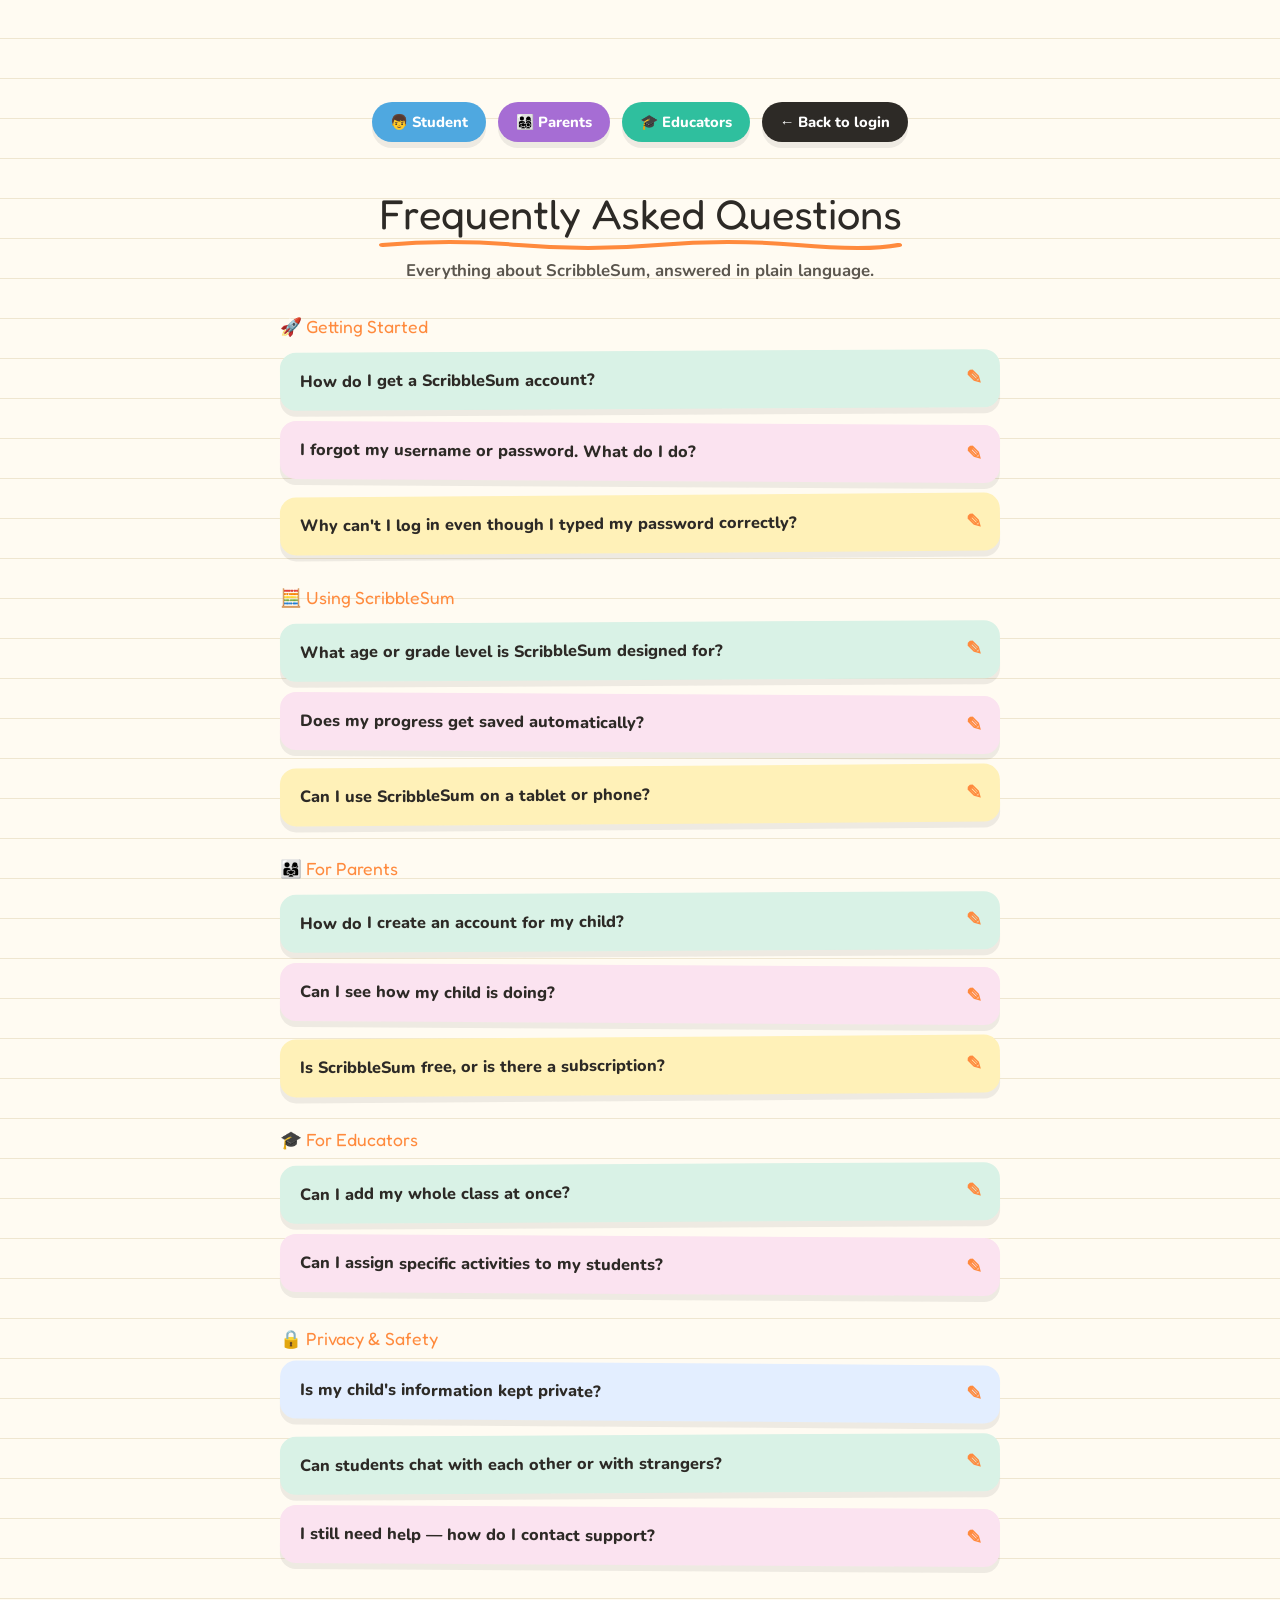
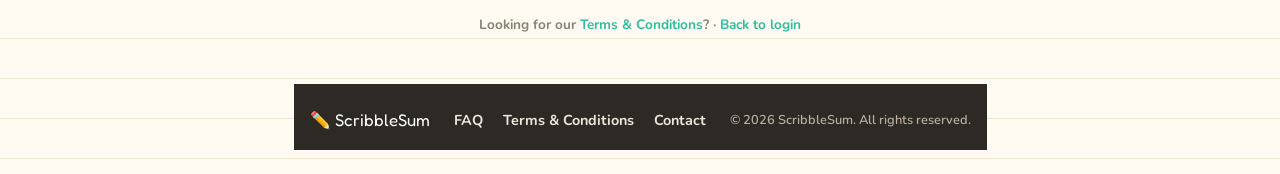
<file: faq.html>
<!DOCTYPE html>
<html lang="en">
<head><script async src="https://pagead2.googlesyndication.com/pagead/js/adsbygoogle.js?client=ca-pub-4034397422245407"
     crossorigin="anonymous"></script></head>
<meta charset="UTF-8">
<meta name="viewport" content="width=device-width, initial-scale=1.0">
<title>ScribbleSum — FAQ</title>
<link href="https://fonts.googleapis.com/css2?family=Fredoka+One&family=Nunito:wght@400;600;700;800&display=swap" rel="stylesheet">
<link rel="icon" type="image/svg+xml" href="corequest-icon.svg">
<link rel="stylesheet" href="css/style.css">
<style>
  :root{
    --ink:#2D2A26;
    --paper:#FFFBF2;
    --paper-line:#EFE6D0;
    --student:#4FA8E0;
    --parent:#A66DD4;
    --educator:#2FBF9E;
    --accent:#FF8A3D;
    --note-1:#FFF1B8;
    --note-2:#D9F2E6;
    --note-3:#E3EEFF;
    --note-4:#FBE3F0;
    --shadow: 0 6px 0 rgba(45,42,38,0.08);
  }
  *{box-sizing:border-box;}
  body{
    margin:0;
    font-family:'Nunito', sans-serif;
    color:var(--ink);
    background:
      linear-gradient(var(--paper-line) 1px, transparent 1px) 0 38px/100% 40px,
      var(--paper);
    min-height:100vh;
    display:flex;
    flex-direction:column;
  }
  h1,h2,.brand{font-family:'Fredoka One', cursive; font-weight:400;}
  main{ flex:1 0 auto; width:100%; }

  /* Top nav — mirrors index.html role buttons */
  .role-nav{
    display:flex; justify-content:center; gap:12px;
    flex-wrap:wrap;
    padding:22px 16px 8px;
  }
  .role-nav a{
    text-decoration:none;
    font-family:'Nunito',sans-serif;
    font-weight:800;
    font-size:0.92rem;
    color:#fff;
    padding:10px 18px;
    border-radius:999px;
    box-shadow:var(--shadow);
    transition:transform .15s ease;
  }
  .role-nav a:hover{ transform:translateY(-2px); }
  .role-nav a.student{ background:var(--student); }
  .role-nav a.parent{ background:var(--parent); }
  .role-nav a.educator{ background:var(--educator); }
  .role-nav a.back{ background:var(--ink); }

  .wrap{
    max-width:760px;
    margin:0 auto;
    padding:20px 20px 0;
  }

  .header-block{
    text-align:center;
    margin:18px auto 34px;
  }
  .doodle-title{
    position:relative;
    display:inline-block;
    font-size:2.6rem;
    color:var(--ink);
    margin:0;
  }
  .doodle-title svg{
    position:absolute;
    left:0; bottom:-14px;
    width:100%; height:16px;
  }
  .header-block p{
    margin-top:20px;
    font-size:1.05rem;
    color:#5B564E;
    font-weight:700;
  }

  /* Sticky-note style accordion */
  .faq-item{
    border-radius:16px;
    margin-bottom:14px;
    box-shadow:var(--shadow);
    overflow:hidden;
    transform:rotate(var(--tilt,0deg));
  }
  .faq-item:nth-child(4n+1){ background:var(--note-1); --tilt:-0.4deg; }
  .faq-item:nth-child(4n+2){ background:var(--note-3); --tilt:0.4deg; }
  .faq-item:nth-child(4n+3){ background:var(--note-2); --tilt:-0.3deg; }
  .faq-item:nth-child(4n){ background:var(--note-4); --tilt:0.35deg; }

  .faq-q{
    width:100%;
    text-align:left;
    background:none;
    border:none;
    cursor:pointer;
    padding:18px 52px 18px 20px;
    font-family:'Nunito', sans-serif;
    font-weight:800;
    font-size:1.02rem;
    color:var(--ink);
    position:relative;
  }
  .faq-q::after{
    content:"✎";
    position:absolute;
    right:18px; top:50%;
    transform:translateY(-50%) rotate(0deg);
    font-size:1.2rem;
    transition:transform .25s ease;
    color:var(--accent);
  }
  .faq-item.open .faq-q::after{ transform:translateY(-50%) rotate(90deg); }

  .faq-a{
    max-height:0;
    overflow:hidden;
    transition:max-height .3s ease, padding .3s ease;
    padding:0 20px;
    font-weight:600;
    line-height:1.55;
    color:#4A463F;
  }
  .faq-item.open .faq-a{
    max-height:400px;
    padding:0 20px 20px;
  }

  .category-label{
    font-family:'Fredoka One',cursive;
    color:var(--accent);
    font-size:1.1rem;
    margin:34px 0 14px;
  }

  .footer-note{
    text-align:center;
    margin-top:50px;
    font-size:0.85rem;
    color:#8A8478;
    font-weight:700;
  }
  .footer-note a{ color:var(--educator); text-decoration:none; }
  .footer-note a:hover{ text-decoration:underline; }

  @media (prefers-reduced-motion: reduce){
    .role-nav a, .faq-q::after, .faq-a{ transition:none; }
  }

  /* Site footer — flexes and wraps at any width, respects notch/home-bar insets */
  .site-footer{
    flex-shrink:0;
    margin-top:50px;
    background:var(--ink);
    color:#EDE7DA;
    padding:26px 16px calc(20px + env(safe-area-inset-bottom));
  }
  .footer-inner{
    max-width:760px;
    margin:0 auto;
    display:flex;
    flex-wrap:wrap;
    align-items:center;
    justify-content:space-between;
    gap:16px 24px;
  }
  .footer-brand{
    font-family:'Fredoka One', cursive;
    font-size:1.05rem;
    color:#fff;
    white-space:nowrap;
  }
  .footer-links{
    display:flex;
    flex-wrap:wrap;
    gap:10px 20px;
    justify-content:center;
  }
  .footer-links a{
    color:#EDE7DA;
    text-decoration:none;
    font-weight:700;
    font-size:0.9rem;
    white-space:nowrap;
  }
  .footer-links a:hover{ color:var(--accent); text-decoration:underline; }
  .footer-copy{
    font-size:0.8rem;
    color:#B7AF9D;
    font-weight:600;
    text-align:center;
    width:100%;
    order:3;
  }
  @media (min-width:560px){
    .footer-copy{ width:auto; order:0; text-align:left; }
  }
  @media (max-width:559px){
    .footer-inner{ justify-content:center; text-align:center; }
  }
</style>
</head>
<body>

<main>
<nav class="role-nav">
  <a class="student" href="index.html">👦 Student</a>
  <a class="parent" href="parent.html">👨‍👩‍👧‍👦 Parents</a>
  <a class="educator" href="educator.html">🎓 Educators</a>
  <a class="back" href="index.html">← Back to login</a>
</nav>

<div class="wrap">
  <div class="header-block">
    <h1 class="doodle-title">
      Frequently Asked Questions
      <svg viewBox="0 0 300 16" preserveAspectRatio="none"><path d="M2 8 Q40 2 80 8 T160 8 T240 8 T298 8" stroke="#FF8A3D" stroke-width="4" fill="none" stroke-linecap="round"/></svg>
    </h1>
    <p>Everything about ScribbleSum, answered in plain language.</p>
  </div>

  <div class="category-label">🚀 Getting Started</div>

  <div class="faq-item">
    <button class="faq-q">How do I get a ScribbleSum account?</button>
    <div class="faq-a">Accounts are set up by a parent or educator — students can't sign up on their own. If you're a student, ask the adult who set up your account for your username and password. If you're a parent or educator, use the Parents or Educators button above to create and manage accounts.</div>
  </div>

  <div class="faq-item">
    <button class="faq-q">I forgot my username or password. What do I do?</button>
    <div class="faq-a">Ask your parent or educator — they can look up your username or reset your password from their dashboard. For safety, students can't reset their own passwords.</div>
  </div>

  <div class="faq-item">
    <button class="faq-q">Why can't I log in even though I typed my password correctly?</button>
    <div class="faq-a">Double-check for extra spaces and that Caps Lock isn't on — passwords are case-sensitive. If it still doesn't work, your parent or educator may need to confirm your account is active or reset your password.</div>
  </div>

  <div class="category-label">🧮 Using ScribbleSum</div>

  <div class="faq-item">
    <button class="faq-q">What age or grade level is ScribbleSum designed for?</button>
    <div class="faq-a">ScribbleSum is built for elementary and early middle school learners practicing core math skills. Activities adjust in difficulty as a student progresses, so it can flex across a range of levels.</div>
  </div>

  <div class="faq-item">
    <button class="faq-q">Does my progress get saved automatically?</button>
    <div class="faq-a">Yes. Progress, scores, and completed activities save automatically as a student works, and are visible to the parent or educator connected to that account.</div>
  </div>

  <div class="faq-item">
    <button class="faq-q">Can I use ScribbleSum on a tablet or phone?</button>
    <div class="faq-a">ScribbleSum works in a web browser on most tablets, laptops, and desktop computers. For the smoothest experience, we recommend a recent version of Chrome, Safari, or Edge.</div>
  </div>

  <div class="category-label">👨‍👩‍👧 For Parents</div>

  <div class="faq-item">
    <button class="faq-q">How do I create an account for my child?</button>
    <div class="faq-a">Select the Parents button above and follow the steps to create your family account and add a student profile. You'll set your child's username and password during setup.</div>
  </div>

  <div class="faq-item">
    <button class="faq-q">Can I see how my child is doing?</button>
    <div class="faq-a">Yes. Your parent dashboard shows completed activities, accuracy, time spent, and areas where your child may need more practice.</div>
  </div>

  <div class="faq-item">
    <button class="faq-q">Is ScribbleSum free, or is there a subscription?</button>
    <div class="faq-a">ScribbleSum offers a free tier with core activities, plus optional paid plans that unlock additional content and reporting features. Pricing details are shown when you create a parent account.</div>
  </div>

  <div class="category-label">🎓 For Educators</div>

  <div class="faq-item">
    <button class="faq-q">Can I add my whole class at once?</button>
    <div class="faq-a">Yes. The Educators dashboard supports bulk-adding students via a class roster, or you can add students individually.</div>
  </div>

  <div class="faq-item">
    <button class="faq-q">Can I assign specific activities to my students?</button>
    <div class="faq-a">Yes. Educators can assign targeted activities or skill sets to individual students or the whole class, and track completion from the dashboard.</div>
  </div>

  <div class="category-label">🔒 Privacy &amp; Safety</div>

  <div class="faq-item">
    <button class="faq-q">Is my child's information kept private?</button>
    <div class="faq-a">Yes. Student accounts are created and managed by a parent or educator, and student data is used only to support learning and progress tracking. See our Privacy Policy for full details.</div>
  </div>

  <div class="faq-item">
    <button class="faq-q">Can students chat with each other or with strangers?</button>
    <div class="faq-a">No. ScribbleSum does not include open chat, messaging, or social features between students, keeping the experience focused on learning.</div>
  </div>

  <div class="faq-item">
    <button class="faq-q">I still need help — how do I contact support?</button>
    <div class="faq-a">Fill out our <a href="https://docs.google.com/forms/d/e/1FAIpQLScMfZEoUwNTG7IMQwNQ-2kPQI55CNcOrOu_kVzozkvgfpZPWg/viewform" target="_blank" rel="noopener" style="color:var(--educator); font-weight:800;">contact form</a> and we'll get back to you as soon as we can.</div>
  </div>

  <div class="footer-note">
    Looking for our <a href="terms.html">Terms &amp; Conditions</a>? · <a href="index.html">Back to login</a>
  </div>
</div>
</main>

<footer class="site-footer">
  <div class="footer-inner">
    <span class="footer-brand">✏️ ScribbleSum</span>
    <nav class="footer-links">
      <a href="faq.html">FAQ</a>
      <a href="terms.html">Terms &amp; Conditions</a>
      <a href="https://docs.google.com/forms/d/e/1FAIpQLScMfZEoUwNTG7IMQwNQ-2kPQI55CNcOrOu_kVzozkvgfpZPWg/viewform" target="_blank" rel="noopener">Contact</a>
    </nav>
    <span class="footer-copy">© 2026 ScribbleSum. All rights reserved.</span>
  </div>
</footer>

<script>
document.querySelectorAll('.faq-q').forEach(btn=>{
  btn.addEventListener('click', ()=>{
    btn.parentElement.classList.toggle('open');
  });
});
</script>

</body>
</html>
</file>
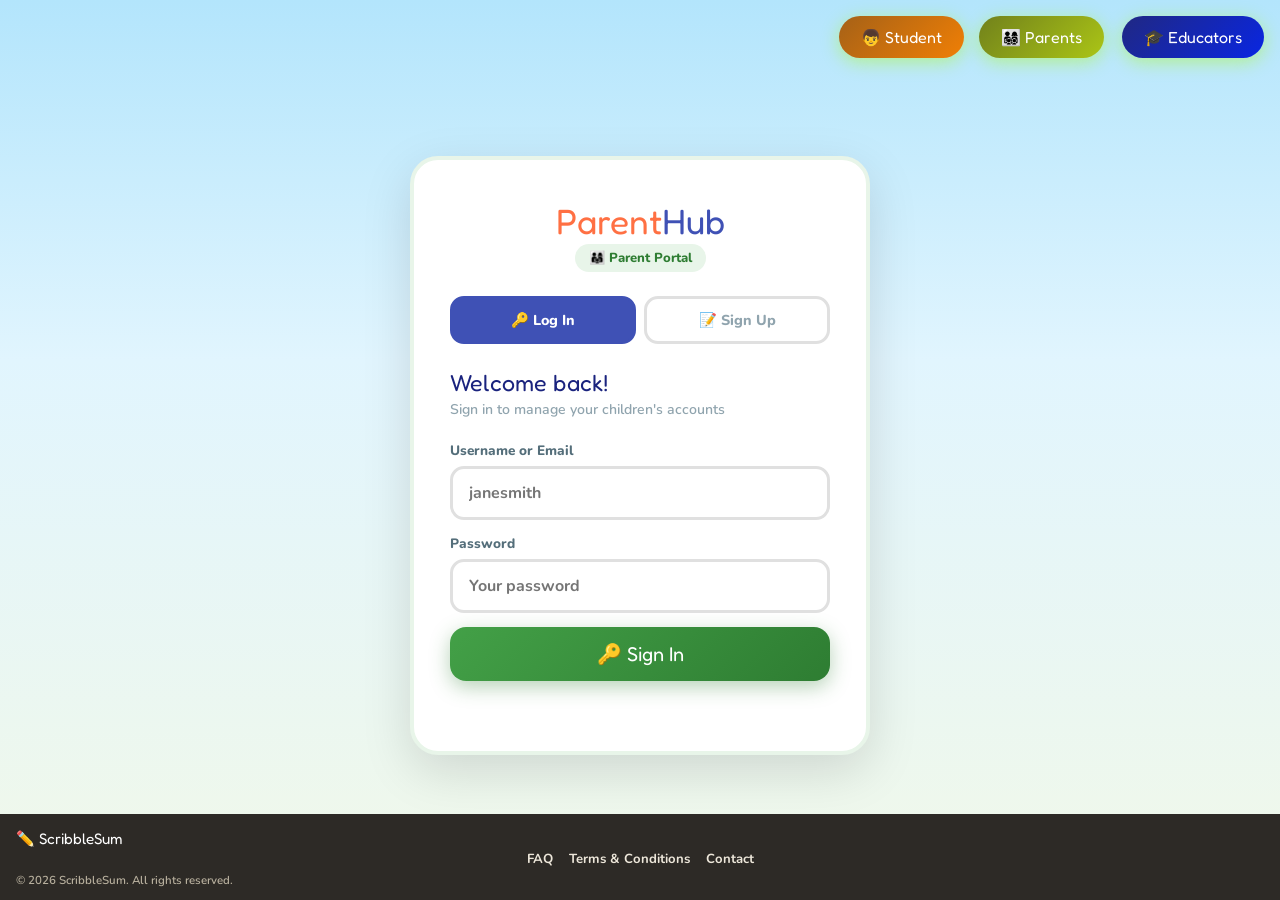
<file: parent.html>
<!DOCTYPE html>
<html lang="en">
<head> <script async src="https://pagead2.googlesyndication.com/pagead/js/adsbygoogle.js?client=ca-pub-4034397422245407"
     crossorigin="anonymous"></script></head>
<meta charset="UTF-8">
<meta name="viewport" content="width=device-width, initial-scale=1.0">
<title>ScribbleSum — Parent Portal</title>
<link href="https://fonts.googleapis.com/css2?family=Fredoka+One&family=Nunito:wght@400;600;700;800&display=swap" rel="stylesheet">
<link rel="icon" type="image/svg+xml" href="corequest-icon.svg">
<style>
  * { margin:0; padding:0; box-sizing:border-box; }

  .site-footer{
    position:fixed; left:0; bottom:0; width:100%; box-sizing:border-box;
    background:#2D2A26; color:#EDE7DA;
    padding:14px 16px calc(10px + env(safe-area-inset-bottom));
    font-family:'Nunito',sans-serif; z-index:10;
  }login
  .footer-inner{
    max-width:760px; margin:0 auto; display:flex; flex-wrap:wrap;
    align-items:center; justify-content:space-between; gap:8px 20px;
  }
  .footer-brand{ font-family:'Fredoka One',cursive; font-size:0.95rem; color:#fff; white-space:nowrap; }
  .footer-links{ display:flex; flex-wrap:wrap; gap:8px 16px; justify-content:center; }
  .footer-links a{ color:#EDE7DA; text-decoration:none; font-weight:700; font-size:0.82rem; white-space:nowrap; }
  .footer-links a:hover{ color:#FF8A3D; text-decoration:underline; }
  .footer-copy{ font-size:0.72rem; color:#B7AF9D; font-weight:600; text-align:center; width:100%; order:3; }
  @media (min-width:560px){ .footer-copy{ width:auto; order:0; text-align:left; } }
  @media (max-width:559px){ .footer-inner{ justify-content:center; text-align:center; } }
  body{ padding-bottom:70px !important; }
  body {
    font-family:'Nunito',sans-serif;
    background:linear-gradient(180deg,#E8F5E9 0%,#F1F8E9 40%,#E3F2FD 100%);
    min-height:100vh; display:flex; align-items:center; justify-content:center;
    padding:24px; padding-top:80px;
  }
  .card {
    background:white; border-radius:28px; padding:40px 36px;
    width:100%; max-width:460px;
    box-shadow:0 16px 50px rgba(0,0,0,0.13);
    border:4px solid #E8F5E9;
  }
  .logo { font-family:'Fredoka One',cursive; font-size:2.2rem; color:#FF7043; text-align:center; margin-bottom:2px; }
  .logo span { color:#3F51B5; }
  .badge {
    background:#E8F5E9; border-radius:50px; padding:5px 14px;
    font-weight:800; font-size:0.82rem; color:#2E7D32;
    width:fit-content; margin:0 auto 24px; display:block; text-align:center;
  }

  /* Auth tabs (Sign Up / Log In) */
  #auth-tabs.tabs { margin-bottom:24px; }

  /* Step indicator */
  .steps { display:flex; align-items:center; justify-content:center; gap:0; margin-bottom:28px; }
  .step-dot {
    width:32px; height:32px; border-radius:50%; border:3px solid #E0E0E0;
    background:white; display:flex; align-items:center; justify-content:center;
    font-family:'Fredoka One',cursive; font-size:0.9rem; color:#B0BEC5;
    transition:all 0.3s; flex-shrink:0;
  }
  .step-dot.active { border-color:#43A047; background:#43A047; color:white; }
  .step-dot.done { border-color:#43A047; background:#E8F5E9; color:#43A047; }
  .step-line { flex:1; height:3px; background:#E0E0E0; max-width:60px; transition:background 0.3s; }
  .step-line.done { background:#43A047; }
  .step-label { font-size:0.72rem; font-weight:800; color:#B0BEC5; text-align:center; margin-top:5px; }
  .step-label.active { color:#43A047; }
  .steps-wrap { margin-bottom:28px; }
  .steps-labels { display:flex; justify-content:space-between; padding:0 4px; }

  /* Panels */
  .panel { display:none; }
  .panel.active { display:block; }

  .panel-title { font-family:'Fredoka One',cursive; font-size:1.45rem; color:#1A237E; margin-bottom:4px; }
  .panel-sub { font-size:0.88rem; color:#90A4AE; font-weight:600; margin-bottom:22px; }

  /* Fields */
  .field { margin-bottom:14px; }
  .field label { display:block; font-weight:800; font-size:0.85rem; color:#546E7A; margin-bottom:6px; }
  .field input {
    width:100%; padding:13px 16px; border-radius:14px;
    border:3px solid #E0E0E0; font-family:'Nunito',sans-serif;
    font-size:1rem; font-weight:700; color:#1A237E;
    outline:none; transition:border-color 0.2s;
  }
  .field input:focus { border-color:#66BB6A; }
  .field-row { display:flex; gap:12px; }
  .field-row .field { flex:1; }

  /* Password strength */
  .pw-bars { display:flex; gap:4px; margin-top:6px; }
  .pw-bar { height:5px; border-radius:4px; flex:1; background:#E0E0E0; transition:background 0.3s; }
  .pw-hint { font-size:0.78rem; font-weight:700; color:#90A4AE; margin-top:4px; }

  /* Price box */
  .price-box {
    background:linear-gradient(135deg,#E8F5E9,#F1F8E9);
    border:3px solid #A5D6A7; border-radius:18px;
    padding:20px; margin-bottom:20px; text-align:center;
  }
  .price-amount { font-family:'Fredoka One',cursive; font-size:2.8rem; color:#2E7D32; line-height:1; }
  .price-amount.struck { color:#9E9E9E; text-decoration:line-through; text-decoration-thickness:3px; text-decoration-color:#EF5350; font-size:2rem; }
  .price-currency { font-size:1.1rem; vertical-align:super; }
  .price-period { font-size:0.85rem; color:#66BB6A; font-weight:800; margin-top:2px; }
  .price-free { font-family:'Fredoka One',cursive; font-size:2.2rem; color:#2E7D32; margin-top:6px; }
  .price-perks { display:flex; flex-direction:column; gap:6px; margin-top:14px; text-align:left; }
  .perk { display:flex; align-items:center; gap:8px; font-weight:700; font-size:0.88rem; color:#388E3C; }

  /* Checkout redirect box */
  .checkout-info {
    background:#F0F4FF; border:3px solid #C5CAE9; border-radius:18px;
    padding:20px; margin-bottom:20px; text-align:center;
  }
  .checkout-info .ci-icon { font-size:2.5rem; margin-bottom:8px; }
  .checkout-info .ci-title { font-family:'Fredoka One',cursive; font-size:1.1rem; color:#1A237E; margin-bottom:6px; }
  .checkout-info .ci-desc { font-size:0.85rem; color:#546E7A; font-weight:600; line-height:1.5; }

  /* Secure badge */
  .secure-note { display:flex; align-items:center; justify-content:center; gap:6px;
    font-size:0.78rem; color:#90A4AE; font-weight:700; margin-top:10px; }

  /* Buttons */
  .btn-primary {
    width:100%; padding:15px; border:none; border-radius:16px;
    background:linear-gradient(135deg,#43A047,#2E7D32); color:white;
    font-family:'Fredoka One',cursive; font-size:1.25rem; cursor:pointer;
    box-shadow:0 6px 20px rgba(46,125,50,0.35); transition:all 0.2s; margin-top:6px;
    display:flex; align-items:center; justify-content:center; gap:8px;
  }
  .btn-primary:hover:not(:disabled) { transform:translateY(-3px); }
  .btn-primary:disabled { opacity:0.6; cursor:not-allowed; transform:none; }
  .btn-ghost {
    background:none; border:none; color:#90A4AE; font-family:'Nunito',sans-serif;
    font-weight:800; font-size:0.88rem; cursor:pointer; margin-top:10px;
    display:block; width:100%; text-align:center; padding:6px;
  }
  .btn-ghost:hover { color:#546E7A; }

  /* Messages */
  .msg { font-weight:700; font-size:0.88rem; margin-top:10px; min-height:20px; text-align:center; }
  .msg.err { color:#E53935; }
  .msg.ok { color:#43A047; }

  /* Success screen */
  .success-icon { font-size:4rem; text-align:center; margin-bottom:12px; }
  .success-title { font-family:'Fredoka One',cursive; font-size:1.8rem; color:#1A237E; text-align:center; margin-bottom:8px; }
  .success-sub { font-size:0.92rem; color:#546E7A; font-weight:600; text-align:center; margin-bottom:24px; }
  .creds-box {
    background:#F8FBF8; border:2px solid #E8F5E9; border-radius:16px;
    padding:16px; margin-bottom:20px;
  }
  .creds-row { display:flex; justify-content:space-between; align-items:center;
    padding:6px 0; border-bottom:1px solid #F0F4F0; }
  .creds-row:last-child { border:none; }
  .creds-key { font-size:0.82rem; color:#90A4AE; font-weight:800; }
  .creds-val { font-size:0.92rem; color:#1A237E; font-weight:800; }

  /* Tabs (dashboard + auth) */
  .tabs { display:flex; gap:8px; margin-bottom:22px; }
  .tab {
    flex:1; padding:11px; border-radius:14px; border:3px solid #E0E0E0;
    background:white; font-family:'Nunito',sans-serif; font-weight:800;
    font-size:0.9rem; color:#90A4AE; cursor:pointer; transition:all 0.2s;
  }
  .tab.active { background:#3F51B5; border-color:#3F51B5; color:white; }
  .tab:hover:not(.active) { border-color:#7986CB; color:#3F51B5; }

  /* Kids */
  .kids-list { display:flex; flex-direction:column; gap:10px; }
  .kid-card {
    display:flex; align-items:center; justify-content:space-between;
    background:#F8FBF8; border-radius:16px; padding:14px 16px;
    border:2px solid #E8F5E9;
  }
  .kid-info { display:flex; align-items:center; gap:10px; }
  .kid-avatar {
    width:40px; height:40px; border-radius:50%;
    background:linear-gradient(135deg,#66BB6A,#43A047);
    display:flex; align-items:center; justify-content:center; font-size:1.3rem;
  }
  .kid-name { font-weight:800; color:#1A237E; font-size:0.95rem; }
  .kid-meta { font-size:0.78rem; color:#90A4AE; font-weight:600; }
  .btn-del {
    background:#FFEBEE; border:2px solid #FFCDD2; border-radius:10px;
    padding:6px 12px; color:#E53935; font-weight:800; font-size:0.8rem;
    cursor:pointer; transition:all 0.2s;
  }
  .btn-del:hover { background:#E53935; color:white; }
  .empty-state { text-align:center; padding:28px 0; color:#B0BEC5; font-weight:700; }

  /* Add child fields */
  .pw-bars2 { display:flex; gap:4px; margin-top:6px; }

  /* Nav */
  .top-nav { position:fixed; top:16px; right:16px; display:flex; gap:10px; }
  .nav-btn {
    border:none; border-radius:50px; padding:10px 18px;
    font-family:'Fredoka One',cursive; font-size:0.9rem; cursor:pointer; transition:all 0.2s;
  }
  .nav-btn:hover { transform:translateY(-2px); }
  .nav-back { background:white; color:#3F51B5; box-shadow:0 4px 14px rgba(0,0,0,0.12); border:2px solid #E8EAF6; left:16px; position:fixed; top:16px; }
  .nav-edu  { background:linear-gradient(135deg,#1A237E,#3949AB); color:white; box-shadow:0 4px 18px rgba(26,35,126,0.4); }

  /* Divider */
  .or-divider { display:flex; align-items:center; gap:10px; margin:18px 0; }
  .or-divider span { font-size:0.82rem; color:#B0BEC5; font-weight:700; white-space:nowrap; }
  .or-divider::before, .or-divider::after { content:''; flex:1; height:2px; background:#F5F5F5; }

  /* Modal */
  .modal-overlay { display:none; position:fixed; inset:0; background:rgba(0,0,0,0.4);
    align-items:center; justify-content:center; z-index:100; padding:24px; }
  .modal-overlay.open { display:flex; }
  .modal { background:white; border-radius:24px; padding:30px 26px; max-width:360px;
    width:100%; box-shadow:0 20px 60px rgba(0,0,0,0.25); text-align:center; }
  .modal h3 { font-family:'Fredoka One',cursive; color:#1A237E; font-size:1.35rem; margin-bottom:8px; }
  .modal p { color:#546E7A; font-weight:600; font-size:0.88rem; margin-bottom:18px; }
  .modal-btns { display:flex; gap:10px; }
  .modal-btns button { flex:1; padding:12px; border-radius:14px; border:none;
    font-family:'Nunito',sans-serif; font-weight:800; font-size:0.92rem; cursor:pointer; transition:all 0.2s; }
  .btn-cancel { background:#F5F5F5; color:#546E7A; }
  .btn-confirm-del { background:#E53935; color:white; }

  /* Spinner */
  @keyframes spin { to { transform:rotate(360deg); } }
  .spinner { width:18px; height:18px; border:3px solid rgba(255,255,255,0.4);
    border-top-color:white; border-radius:50%; animation:spin 0.7s linear infinite; }

  /* Kid stats card */
  .kid-card {
    background:#F8FBF8; border-radius:16px; padding:16px;
    border:2px solid #E8F5E9; margin-bottom:12px;
  }
  .kid-card-top {
    display:flex; align-items:center; justify-content:space-between; margin-bottom:14px;
  }
  .kid-stats-grid {
    display:grid; grid-template-columns:repeat(4,1fr); gap:8px;
  }
  .kid-stat {
    background:white; border-radius:12px; padding:10px 6px;
    text-align:center; border:2px solid #E8F5E9;
  }
  .kid-stat-val {
    font-family:'Fredoka One',cursive; font-size:1.3rem; color:#1A237E; line-height:1;
  }
.kid-stat-lbl {
    font-size:0.7rem; font-weight:800; color:#90A4AE; margin-top:3px;
  }
  .kid-card { cursor:pointer; transition:all 0.2s; }
  .kid-card:hover { border-color:#A5D6A7; box-shadow:0 4px 14px rgba(0,0,0,0.08); }

  /* Full-screen activity view */
  .fullscreen-view {
    display:none; position:fixed; inset:0; background:linear-gradient(180deg,#E8F5E9 0%,#F1F8E9 40%,#E3F2FD 100%);
    z-index:200; overflow-y:auto; padding:24px;
  }
  .fullscreen-view.open { display:block; }
  .fs-inner { max-width:640px; margin:0 auto; padding-top:56px; }
  .fs-back {
    position:fixed; top:16px; left:16px; background:white; color:#3F51B5;
    border:2px solid #E8EAF6; border-radius:50px; padding:10px 18px;
    font-family:'Fredoka One',cursive; font-size:0.9rem; cursor:pointer;
    box-shadow:0 4px 14px rgba(0,0,0,0.12); transition:all 0.2s;
  }
  .fs-back:hover { transform:translateY(-2px); }
  .fs-header { display:flex; align-items:center; gap:16px; margin-bottom:24px;
    background:white; border-radius:22px; padding:20px; border:3px solid #E8F5E9; }
  .fs-avatar { width:64px; height:64px; border-radius:50%; flex-shrink:0;
    background:linear-gradient(135deg,#66BB6A,#43A047); display:flex; align-items:center;
    justify-content:center; font-size:2rem; }
  .fs-name { font-family:'Fredoka One',cursive; font-size:1.4rem; color:#1A237E; }
  .fs-meta { font-size:0.85rem; color:#90A4AE; font-weight:700; margin-top:2px; }
  .fs-section-title { font-family:'Fredoka One',cursive; font-size:1.1rem; color:#1A237E;
    margin:22px 0 12px; }
  .activity-list { display:flex; flex-direction:column; gap:10px; }
  .activity-item { display:flex; align-items:center; justify-content:space-between;
    background:white; border:2px solid #E8F5E9; border-radius:16px; padding:14px 16px; }
  .activity-item-left { display:flex; align-items:center; gap:12px; }
  .activity-emoji { font-size:1.4rem; }
  .activity-game { font-weight:800; color:#1A237E; font-size:0.95rem; }
  .activity-date { font-size:0.75rem; color:#90A4AE; font-weight:700; }
  .activity-score { font-weight:800; color:#43A047; font-size:0.95rem; }

  /* Subject / chapter / difficulty breakdown */
  .subject-card { background:white; border:2px solid #E8F5E9; border-radius:18px; margin-bottom:14px; overflow:hidden; }
  .subject-head { display:flex; align-items:center; gap:12px; padding:16px 18px; cursor:pointer; user-select:none; }
  .subject-icon { font-size:1.6rem; }
  .subject-name { font-family:'Fredoka One',cursive; font-size:1.05rem; color:#1A237E; flex:1; }
  .subject-count { font-size:0.78rem; font-weight:800; color:#90A4AE; }
  .subject-caret { font-size:0.85rem; color:#B0BEC5; transition:transform 0.2s; }
  .subject-card.open .subject-caret { transform:rotate(90deg); }
  .subject-chapters { display:none; border-top:2px solid #F5F5F5; padding:6px 12px 12px; }
  .subject-card.open .subject-chapters { display:block; }
  .chapter-row { padding:10px 8px; border-bottom:1px solid #F8FBF8; }
  .chapter-row:last-child { border-bottom:none; }
  .chapter-name { font-weight:800; color:#37474F; font-size:0.88rem; margin-bottom:6px; }
  .diff-pills { display:flex; gap:8px; }
  .diff-pill { flex:1; border-radius:10px; padding:6px 4px; text-align:center; font-size:0.72rem; font-weight:800; border:2px solid; }
  .diff-pill .dp-n { font-family:'Fredoka One',cursive; font-size:1rem; display:block; }
  .diff-pill.easy { border-color:#A5D6A7; background:#E8F5E9; color:#2E7D32; }
  .diff-pill.medium { border-color:#FFCC80; background:#FFF3E0; color:#E65100; }
  .diff-pill.hard { border-color:#EF9A9A; background:#FFEBEE; color:#B71C1C; }
  .subject-empty { text-align:center; color:#B0BEC5; font-weight:700; font-size:0.85rem; padding:16px; }
</style>
</head>
<body>

<button class="student-btn" onclick="location.href='index.html'">👦 Student</button>    
<button class="parent-btn" onclick="location.href='parent.html'">👨‍👩‍👧‍👦 Parents</button>
<button class="edu-btn" onclick="location.href='educator.html'">🎓 Educators</button>

<div class="card">
  <div class="logo">Parent<span>Hub</span></div>
  <div class="badge">👨‍👩‍👧 Parent Portal</div>

  <!-- Sign Up / Log In tabs — Log In is active by default -->
  <div class="tabs" id="auth-tabs">
    <button class="tab active" id="tab-login" onclick="showLogin()">🔑 Log In</button>
    <button class="tab" id="tab-signup" onclick="showSignup()">📝 Sign Up</button>
  </div>

  <!-- ═══════════════════════════════════════
       SIGNUP FLOW  (2 steps)
  ════════════════════════════════════════ -->
  <div id="signup-flow" style="display:none">

    <!-- Step indicator -->
    <div class="steps-wrap">
      <div class="steps">
        <div class="step-dot active" id="dot1">1</div>
        <div class="step-line" id="line1"></div>
        <div class="step-dot" id="dot2">2</div>
      </div>
      <div class="steps-labels">
        <span class="step-label active" id="lbl1">Account</span>
        <span class="step-label" id="lbl2">Done!</span>
      </div>
    </div>

    <!-- Step 1 — Account details -->
    <div class="panel active" id="step1">
      <div class="panel-title">Create your account</div>
      <div class="panel-sub">One account for all your children</div>

      <div class="field-row">
        <div class="field">
          <label>First name</label>
          <input type="text" id="s-fname" placeholder="Jane" autocomplete="given-name">
        </div>
        <div class="field">
          <label>Last name</label>
          <input type="text" id="s-lname" placeholder="Smith" autocomplete="family-name">
        </div>
      </div>
      <div class="field">
        <label>Email</label>
        <input type="email" id="s-email" placeholder="jane@email.com" autocomplete="email">
      </div>
      <div class="field">
        <label>Username</label>
        <input type="text" id="s-username" placeholder="janesmith" autocomplete="off">
      </div>
      <div class="field">
        <label>Password</label>
        <input type="password" id="s-pass" placeholder="Choose a password" oninput="checkPw1()">
        <div class="pw-bars">
          <div class="pw-bar" id="pb1"></div><div class="pw-bar" id="pb2"></div>
          <div class="pw-bar" id="pb3"></div><div class="pw-bar" id="pb4"></div>
        </div>
        <div class="pw-hint" id="pw-hint1">Enter a password</div>
      </div>
      <div class="field">
        <label>Confirm password</label>
        <input type="password" id="s-pass2" placeholder="Repeat password">
      </div>

      <button class="btn-primary" onclick="nextStep()">next →</button>
      <div class="msg err" id="err1"></div>
    </div>

    <!-- Step 2 — Payment (Stripe Checkout redirect) -->
    <div class="panel" id="step1">
      <div class="price-box">
        <div class="price-amount struck"><span class="price-currency">$</span>4.99</div>
        <div class="price-free">Free for now</div>
        <div class="price-period">USD · one-time payment</div>
        <div class="price-perks">
          <div class="perk">✅ Unlimited children on one account</div>
          <div class="perk">✅ Full access to all ScribbleSum games</div>
          <div class="perk">✅ Track every child's progress</div>
          <div class="perk">✅ Yours forever — no subscription</div>
        </div>
      </div>

      <div class="checkout-info">
        <div class="ci-icon">🎉</div>
        <div class="ci-title">No payment needed right now</div>
        <div class="ci-desc">
          ScribbleSum is free for now. Click Next to finish creating your account —
          no card details required.
        </div>
      </div>

      <button class="btn-primary" id="pay-btn" onclick="doFreeSignup()">
        <span id="pay-btn-text">Next →</span>
        <div class="spinner" id="pay-spinner" style="display:none"></div>
      </button>
      <div class="secure-note">🔒 Your info is stored securely</div>
      <div class="msg err" id="err2"></div>
      <button class="btn-ghost" onclick="goToStep(1)">← Back</button>
    </div>

    <!-- Step 3 — Success (reached on return from Stripe) -->
    <div class="panel" id="step3">
      <div class="success-icon">🎉</div>
      <div class="success-title">You're all set!</div>
      <div class="success-sub">Your parent account is ready. Save these details — you'll need them to sign in.</div>
      <div class="creds-box">
        <div class="creds-row"><span class="creds-key">Username</span><span class="creds-val" id="done-username">—</span></div>
        <div class="creds-row"><span class="creds-key">Email</span><span class="creds-val" id="done-email">—</span></div>
      </div>
      <button class="btn-primary" onclick="goToDashboard()">Go to My Dashboard →</button>
    </div>
  </div>

  <!-- ═══════════════════════════════════════
       LOGIN GATE  (existing parents)
  ════════════════════════════════════════ -->
  <div id="login-gate">
    <div class="panel-title">Welcome back!</div>
    <div class="panel-sub">Sign in to manage your children's accounts</div>
    <div class="field">
      <label>Username or Email</label>
      <input type="text" id="g-user" placeholder="janesmith" onkeydown="if(event.key==='Enter')gateLogin()">
    </div>
    <div class="field">
      <label>Password</label>
      <input type="password" id="g-pass" placeholder="Your password" onkeydown="if(event.key==='Enter')gateLogin()">
    </div>
    <button class="btn-primary" onclick="gateLogin()">🔑 Sign In</button>
    <div class="msg err" id="gate-err"></div>
  </div>

  <!-- ═══════════════════════════════════════
       DASHBOARD
  ════════════════════════════════════════ -->
  <div id="dashboard" style="display:none">
    <div style="display:flex;align-items:center;justify-content:space-between;margin-bottom:18px">
      <div>
        <div style="font-family:'Fredoka One',cursive;font-size:1.3rem;color:#1A237E" id="dash-greeting">Hi!</div>
        <div style="font-size:0.82rem;color:#90A4AE;font-weight:700">Manage your children's accounts</div>
      </div>
      <button onclick="signOut()" style="background:#F5F5F5;border:2px solid #E0E0E0;border-radius:12px;padding:7px 13px;font-weight:800;font-size:0.8rem;color:#546E7A;cursor:pointer;">Sign Out</button>
    </div>

    <div class="tabs">
      <button class="tab active" id="tab-add" onclick="switchTab('add')">➕ Add Child</button>
      <button class="tab" id="tab-kids" onclick="switchTab('kids')">👧 My Children</button>
    </div>

    <!-- Add child -->
    <div id="dash-add">
      <div class="field">
        <label>Child's First Name</label>
        <input type="text" id="c-name" placeholder="e.g. Emma" oninput="autoUsername()">
      </div>
      <div class="field-row">
        <div class="field">
          <label>Username</label>
          <input type="text" id="c-user" placeholder="emma2025" oninput="markEdited()">
        </div>
        <div class="field">
          <label>Grade</label>
          <select id="c-grade" style="width:100%;padding:13px 16px;border-radius:14px;border:3px solid #E0E0E0;font-family:'Nunito',sans-serif;font-size:1rem;font-weight:700;color:#1A237E;outline:none;background:white;">
            <option value="">— Grade —</option>
            <option value="1">Grade 1</option><option value="2">Grade 2</option><option value="3">Grade 3</option>
            <option value="4">Grade 4</option><option value="5">Grade 5</option><option value="6">Grade 6</option>
            <option value="7">Grade 7</option><option value="8">Grade 8</option><option value="9">Grade 9</option>
          </select>
        </div>
      </div>
      <div class="field">
        <label>Password</label>
        <input type="password" id="c-pass" placeholder="Choose a password" oninput="checkPw2()">
        <div class="pw-bars2">
          <div class="pw-bar" id="cp1"></div><div class="pw-bar" id="cp2"></div>
          <div class="pw-bar" id="cp3"></div><div class="pw-bar" id="cp4"></div>
        </div>
      </div>
      <div class="field">
        <label>Confirm Password</label>
        <input type="password" id="c-pass2" placeholder="Repeat password">
      </div>
      <button class="btn-primary" onclick="createChild()">🌟 Create Account</button>
      <div class="msg" id="add-msg"></div>
    </div>

    <!-- Kids list -->
    <div id="dash-kids" style="display:none">
      <div class="kids-list" id="kids-list"><div class="empty-state">Loading...</div></div>
      <div class="msg" id="kids-msg"></div>
    </div>
  </div>
</div>

<!-- Delete confirm modal -->
<div class="modal-overlay" id="del-modal">
  <div class="modal">
    <div style="font-size:2.2rem;margin-bottom:8px">🗑️</div>
    <h3>Remove Account?</h3>
    <p id="del-modal-text">This will permanently delete this child's account.</p>
    <div class="modal-btns">
      <button class="btn-cancel" onclick="closeDelModal()">Cancel</button>
      <button class="btn-confirm-del" onclick="confirmDelete()">Remove</button>
    </div>
  </div>
</div>

<!-- Change kid password modal -->
<div class="modal-overlay" id="kidpw-modal">
  <div class="modal">
    <div style="font-size:2.2rem;margin-bottom:8px">🔑</div>
    <h3 id="kidpw-title">Change Password</h3>
    <p style="margin-bottom:14px">Set a new password for <span id="kidpw-name" style="font-weight:800"></span>.</p>
    <div class="field" style="text-align:left">
      <label>New password for child</label>
      <input type="password" id="kidpw-new" placeholder="At least 4 characters">
    </div>
    <div class="field" style="text-align:left">
      <label>Confirm new password</label>
      <input type="password" id="kidpw-new2" placeholder="Repeat password">
    </div>
    <div class="field" style="text-align:left">
      <label>Your password (to confirm it's you)</label>
      <input type="password" id="kidpw-parentpass" placeholder="Your account password" onkeydown="if(event.key==='Enter')confirmResetKidPassword()">
    </div>
    <div class="msg err" id="kidpw-err"></div>
    <div class="modal-btns">
      <button class="btn-cancel" onclick="closeKidPwModal()">Cancel</button>
      <button class="btn-confirm-del" style="background:#43A047" onclick="confirmResetKidPassword()">Save New Password</button>
    </div>
  </div>
</div>

<!-- Full-screen activity view -->
<div class="fullscreen-view" id="activity-view">
  <button class="fs-back" onclick="closeActivity()">← Back</button>
  <div class="fs-inner">
    <div class="fs-header">
      <div class="fs-avatar" id="activity-avatar">🐣</div>
      <div>
        <div class="fs-name" id="activity-name">Kid</div>
        <div class="fs-meta" id="activity-meta">@username</div>
      </div>
    </div>
    <div class="kid-stats-grid">
      <div class="kid-stat"><span class="kid-stat-val" id="activity-level">⚡ 1</span><span class="kid-stat-lbl">Level</span></div>
      <div class="kid-stat"><span class="kid-stat-val" id="activity-stars">⭐ 0</span><span class="kid-stat-lbl">Stars</span></div>
      <div class="kid-stat"><span class="kid-stat-val" id="activity-games">🎮 0</span><span class="kid-stat-lbl">Games</span></div>
      <div class="kid-stat"><span class="kid-stat-val" id="activity-streak">🔥 0</span><span class="kid-stat-lbl">Streak</span></div>
    </div>
    <div class="fs-section-title">Subject Breakdown</div>
    <div id="subject-pie-wrap" style="display:flex;justify-content:center;margin-bottom:20px">
      <svg id="subject-pie" width="180" height="180" viewBox="0 0 180 180"></svg>
    </div>
    <div id="subject-pie-legend" style="display:flex;justify-content:center;gap:14px;flex-wrap:wrap;margin-bottom:10px;font-size:0.82rem;font-weight:800"></div>

    <div class="fs-section-title">Progress by Subject</div>
    <div id="subjects-container"></div>
  </div>
</div>

<script src="js/api.js"></script>
<script>
// ─── STATE ─────────────────────────────────────────────────
let pendingAccount = null;
let currentParent  = null;
let deleteTarget   = null;
let usernameEdited = false;
let kidsCache      = [];

const SUBJECTS = [
  { key:'topicGames',    label:'Math',    icon:'🚀',
    chapters:{counting:'Counting',addsubt:'Add & Subtract',multiply:'Multiplication',fractions:'Fractions',decimals:'Decimals',percent:'Percentages',algebra:'Algebra',geometry:'Geometry',wordprob:'Word Problems',measurement:'Measurement'} },
  { key:'engTopicGames', label:'English', icon:'📖',
    chapters:{vocab:'Vocabulary',spelling:'Spelling',grammar:'Grammar',punctuation:'Punctuation',reading:'Comprehension',synonyms:'Synonyms',antonyms:'Antonyms',figurative:'Figurative Language',prefixes:'Prefixes & Suffixes',sentences:'Sentences'} },
  { key:'sciTopicGames', label:'Science', icon:'🔬',
    chapters:{biology:'Biology',chemistry:'Chemistry',physics:'Physics',earth:'Earth Science',space:'Space',humanbody:'Human Body'} },
];

// topicGames[topic][difficulty].q1 = count of games played at that
// difficulty where the child scored at least 1/10 — i.e. effectively
// "games played", since q1 is always the largest threshold count.
function gamesPlayedAt(topicGames, topic, diff){
  return (topicGames?.[topic]?.[diff]?.q1) || 0;
}

// ─── ON LOAD: check if returning from Stripe ────────────────
window.addEventListener('DOMContentLoaded', () => {
  const params = new URLSearchParams(window.location.search);

  if (params.get('payment') === 'success') {
    // Stripe redirected back after successful payment.
    // Restore pending account from sessionStorage and create it.
    const saved = sessionStorage.getItem('mq_pending');
    if (saved) {
      pendingAccount = JSON.parse(saved);
      sessionStorage.removeItem('mq_pending');
      finishAccountCreation(params.get('session_id') || '');
    } else {
      // No pending data — just show login
      showLogin();
    }
    // Clean URL
    history.replaceState({}, '', window.location.pathname);

  } else if (params.get('payment') === 'cancel') {
    // User cancelled on Stripe — restore step 2
    const saved = sessionStorage.getItem('mq_pending');
    if (saved) {
      pendingAccount = JSON.parse(saved);
      goToStep(2);
      setErr(document.getElementById('err2'), 'Payment cancelled. You can try again.');
    } else {
      showSignup();
    }
    history.replaceState({}, '', window.location.pathname);
  } else {
    // Normal page load — Log In shows by default
    showLogin();
  }
});

// ─── AUTH TABS ─────────────────────────────────────────────
function setAuthTab(which) {
  document.getElementById('tab-signup').classList.toggle('active', which === 'signup');
  document.getElementById('tab-login').classList.toggle('active', which === 'login');
}

// ─── STEP NAVIGATION ──────────────────────────────────────
function goToStep(n) {
  [1,2,3].forEach(i => {
    document.getElementById('step'+i).classList.toggle('active', i === n);
    const dot = document.getElementById('dot'+i);
    dot.classList.toggle('active', i === n);
    dot.classList.toggle('done',   i < n);
    if (i < 3) document.getElementById('line'+i).classList.toggle('done', i < n);
    document.getElementById('lbl'+i).classList.toggle('active', i === n);
  });
  // Auth tabs only make sense while picking account details (step 1)
  const tabs = document.getElementById('auth-tabs');
  if (tabs) tabs.style.display = (n === 1) ? '' : 'none';
}

// ─── STEP 1 → 2 ───────────────────────────────────────────
async function goToPayment() {
  const fname = document.getElementById('s-fname').value.trim();
  const lname = document.getElementById('s-lname').value.trim();
  const email = document.getElementById('s-email').value.trim();
  const uname = document.getElementById('s-username').value.trim();
  const pass  = document.getElementById('s-pass').value;
  const pass2 = document.getElementById('s-pass2').value;
  const err   = document.getElementById('err1');

  if (!fname || !lname || !email || !uname || !pass || !pass2)
    return setErr(err, 'Please fill in all fields!');
  if (!/\S+@\S+\.\S+/.test(email)) return setErr(err, 'Enter a valid email address.');
  if (pass.length < 6) return setErr(err, 'Password must be at least 6 characters.');
  if (pass !== pass2)  return setErr(err, "Passwords don't match!");

  err.className = 'msg ok'; err.textContent = 'Checking username… ⏳';
  const existing = await apiGet('/parent/' + encodeURIComponent(uname));
  if (existing && !existing.error) return setErr(err, 'Username already taken. Try another!');
  err.textContent = '';

  pendingAccount = { fname, lname, email, username: uname, password: btoa(pass) };
  goToStep(2);
}

// ─── STEP 2 — FREE SIGNUP (account creation, no payment) ──
async function doFreeSignup() {
  const err = document.getElementById('err2');
  setLoading(true);
  err.textContent = '';

  try {
    await finishAccountCreation(null);
  } catch (e) {
    setLoading(false);
    setErr(err, 'Something went wrong. Please try again.');
  }
}

// ─── STEP 2 (LEGACY) — REDIRECT TO STRIPE CHECKOUT ────────
async function doPayment() {
  const err = document.getElementById('err2');
  setLoading(true);
  err.textContent = '';

  try {
    // Save account details so we can recover them after the redirect
    sessionStorage.setItem('mq_pending', JSON.stringify(pendingAccount));

    // Ask backend to create a Stripe Checkout Session.
    // Backend should set success_url to: <this page>?payment=success&session_id={CHECKOUT_SESSION_ID}
    // Backend should set cancel_url  to: <this page>?payment=cancel
    const res = await apiPost('/create-checkout-session', {
      amount:   499,        // USD cents
      currency: 'usd',
      username: pendingAccount.username,
      email:    pendingAccount.email,
      // success / cancel URLs can also be set server-side
      successUrl: window.location.origin + window.location.pathname + '?payment=success&session_id={CHECKOUT_SESSION_ID}',
      cancelUrl:  window.location.origin + window.location.pathname + '?payment=cancel'
    });

    if (!res || res.error || !res.url) {
      setLoading(false);
      return setErr(err, res?.error || 'Could not start checkout. Please try again.');
    }

    // Redirect to Stripe-hosted checkout page
    window.location.href = res.url;

  } catch (e) {
    setLoading(false);
    setErr(err, 'Something went wrong. Please try again.');
  }
}

// ─── CALLED AFTER SUCCESSFUL STRIPE RETURN, OR FREE SIGNUP ─
async function finishAccountCreation(sessionId) {
  try {
    // Create the parent account in KV.
    // "paid" stays true because access is currently free-for-now, not because
    // money changed hands — stripeCheckoutSessionId is only set for real payments.
    const body = {
      name:    pendingAccount.fname + ' ' + pendingAccount.lname,
      email:   pendingAccount.email,
      password: pendingAccount.password,
      paid:    true,
      paidAt:  Date.now()
    };
    if (sessionId) body.stripeCheckoutSessionId = sessionId;

    await apiPost('/parent/' + encodeURIComponent(pendingAccount.username), body);
  } catch (e) {
    // Account creation failed — show error but still advance so user can retry login
    console.error('Account creation error:', e);
  }

  document.getElementById('done-username').textContent = pendingAccount.username;
  document.getElementById('done-email').textContent    = pendingAccount.email;

  // Hide signup flow, show success step
  document.getElementById('signup-flow').style.display = '';
  document.getElementById('login-gate').style.display  = 'none';
  document.getElementById('dashboard').style.display   = 'none';
  setLoading(false);
  goToStep(3);
}

function setLoading(on) {
  document.getElementById('pay-btn').disabled = on;
  document.getElementById('pay-btn-text').textContent = on ? 'Creating account…' : 'Next →';
  document.getElementById('pay-spinner').style.display = on ? '' : 'none';
}

// ─── STEP 3 → DASHBOARD ──────────────────────────────────
function goToDashboard() {
  currentParent = pendingAccount;
  showDashboard();
}

// ─── VIEW SWITCHING ───────────────────────────────────────
function hideForgotPanels() {
  document.getElementById('forgot-step1').style.display = 'none';

  document.getElementById('forgot-step2').style.display = 'none';
  document.getElementById('forgot-step3').style.display = 'none';
}
function showLogin() {
  document.getElementById('signup-flow').style.display = 'none';
  document.getElementById('login-gate').style.display  = '';
  document.getElementById('dashboard').style.display   = 'none';
  document.querySelector('.card').style.maxWidth = '460px';
  const tabs = document.getElementById('auth-tabs');
  if (tabs) tabs.style.display = '';
  setAuthTab('login');
}
function showSignup() {
  document.getElementById('signup-flow').style.display = '';
  document.getElementById('login-gate').style.display  = 'none';
  document.getElementById('dashboard').style.display   = 'none';
  document.querySelector('.card').style.maxWidth = '460px';
  setAuthTab('signup');
  goToStep(1); // also handles showing auth-tabs
}
function showDashboard() {
  document.getElementById('signup-flow').style.display = 'none';
  document.getElementById('login-gate').style.display  = 'none';
  document.getElementById('dashboard').style.display   = '';
  document.getElementById('dash-greeting').textContent =
    'Hi, ' + (currentParent.fname || currentParent.name || currentParent.username) + '!';
  document.querySelector('.card').style.maxWidth = '720px';
  const tabs = document.getElementById('auth-tabs');
  if (tabs) tabs.style.display = 'none';
}

// ─── FORGOT PASSWORD FLOW ─────────────────────────────────
let fpEmail = ''; // email currently in the reset flow
let fpResetToken = '';

function showForgotStep1() {
  document.getElementById('signup-flow').style.display = 'none';
  document.getElementById('login-gate').style.display  = 'none';
  document.getElementById('dashboard').style.display   = 'none';  
  document.getElementById('forgot-step1').style.display = '';
  document.getElementById('fp-email').value = '';
  document.getElementById('fp1-err').textContent = '';
  const tabs = document.getElementById('auth-tabs');
  if (tabs) tabs.style.display = 'none';
}

async function requestOtp(isResend) {
  const email = document.getElementById('fp-email')?.value.trim() || fpEmail;
  const err = document.getElementById(isResend ? 'fp2-err' : 'fp1-err');
  if (!email || !/\S+@\S+\.\S+/.test(email)) {
    return setErr(document.getElementById('fp1-err'), 'Enter a valid email address.');
  }
  fpEmail = email;
  err.className = 'msg ok'; err.textContent = 'Sending code… ⏳';

  const btn = document.getElementById(isResend ? null : 'fp-send-btn');
  if (btn) btn.disabled = true;

  try {
    const res = await apiPost('/parent-forgot-password', { email });
    if (!res || res.error) {
      if (btn) btn.disabled = false;
      return setErr(err, res?.error || 'Something went wrong. Please try again.');
    }
    err.textContent = '';
    // Move to step 2 (or just confirm resend)
    document.getElementById('forgot-step1').style.display = 'none';
    document.getElementById('forgot-step2').style.display = '';
    document.getElementById('fp-sent-email').textContent = email;
    document.getElementById('fp-otp').value = '';
    document.getElementById('fp2-err').className = 'msg ok';
    document.getElementById('fp2-err').textContent = isResend ? 'A new code has been sent!' : '';
  } catch (e) {
    if (btn) btn.disabled = false;
    setErr(err, 'Something went wrong. Please try again.');
  }
  if (btn) btn.disabled = false;
}

async function verifyOtp() {
  const code = document.getElementById('fp-otp').value.trim();
  const err = document.getElementById('fp2-err');
  if (!code || code.length !== 6) return setErr(err, 'Enter the 6-digit code.');
  err.className = 'msg ok'; err.textContent = 'Verifying… ⏳';

  try {
    const res = await apiPost('/parent-verify-otp', { email: fpEmail, code });
    if (!res || res.error) return setErr(err, res?.error || 'Incorrect code. Try again.');
    fpResetToken = res.resetToken;
    err.textContent = '';
    document.getElementById('forgot-step2').style.display = 'none';
    document.getElementById('forgot-step3').style.display = '';
    document.getElementById('fp-newpass').value = '';
    document.getElementById('fp-newpass2').value = '';
    document.getElementById('fp3-err').textContent = '';
  } catch (e) {
    setErr(err, 'Something went wrong. Please try again.');
  }
}

function checkPwForgot() {
  const pw = document.getElementById('fp-newpass').value;
  const hint = document.getElementById('pw-hint-forgot');
  let s = 0;
  if (pw.length >= 6) s++;
  if (pw.length >= 10) s++;
  if (/[A-Z]/.test(pw) && /[0-9]/.test(pw)) s++;
  const labels = ['Weak', 'Okay', 'Strong'];
  const colors = ['#EF5350', '#FFA726', '#66BB6A'];
  if (hint) { hint.textContent = pw ? labels[s-1] || 'Too short' : 'Enter a password'; hint.style.color = pw && s ? colors[s-1] : '#90A4AE'; }
}

async function submitNewPassword() {
  const pass = document.getElementById('fp-newpass').value;
  const pass2 = document.getElementById('fp-newpass2').value;
  const err = document.getElementById('fp3-err');
  if (!pass || !pass2) return setErr(err, 'Please fill in both fields!');
  if (pass.length < 6) return setErr(err, 'Password must be at least 6 characters.');
  if (pass !== pass2) return setErr(err, "Passwords don't match!");

  err.className = 'msg ok'; err.textContent = 'Saving… ⏳';
  try {
    const res = await apiPost('/parent-reset-password', {
      resetToken: fpResetToken,
      newPassword: btoa(pass), // match existing storage scheme (base64), consistent with signup/login
    });
    if (!res || res.error) return setErr(err, res?.error || 'Something went wrong. Please try again.');
    fpEmail = ''; fpResetToken = '';
    showLogin();
    document.getElementById('gate-err').className = 'msg ok';
    document.getElementById('gate-err').textContent = 'Password reset! Please sign in with your new password.';
  } catch (e) {
    setErr(err, 'Something went wrong. Please try again.');
  }
}

// ─── LOGIN GATE ───────────────────────────────────────────
async function gateLogin() {
  const u = document.getElementById('g-user').value.trim();
  const p = document.getElementById('g-pass').value;
  const err = document.getElementById('gate-err');
  if (!u || !p) return setErr(err, 'Please fill in both fields!');
  err.className = 'msg ok'; err.textContent = 'Signing in… ⏳';
  const data = await apiGet('/parent/' + encodeURIComponent(u));
  if (!data || data.error) return setErr(err, 'Account not found.');
  if (data.password !== btoa(p)) return setErr(err, 'Wrong password. Try again!');
  currentParent = { username: u, fname: data.name?.split(' ')[0] || u, ...data };
  showDashboard();
}

function signOut() {
  currentParent = null;
  document.getElementById('g-user').value = '';
  document.getElementById('g-pass').value = '';
  showSignup();
}

// ─── DASHBOARD TABS ──────────────────────────────────────
function switchTab(tab) {
  document.getElementById('tab-add').classList.toggle('active',  tab === 'add');
  document.getElementById('tab-kids').classList.toggle('active', tab === 'kids');
  document.getElementById('dash-add').style.display  = tab === 'add'  ? '' : 'none';
  document.getElementById('dash-kids').style.display = tab === 'kids' ? '' : 'none';
  if (tab === 'kids') loadChildren();
}

// ─── ADD CHILD ────────────────────────────────────────────
function autoUsername() {
  if (usernameEdited) return;
  const n = document.getElementById('c-name').value.trim().toLowerCase().replace(/\s+/g,'');
  if (n) document.getElementById('c-user').value = n + new Date().getFullYear();
}
function markEdited() { usernameEdited = true; }

function checkPw1() {
  const pw = document.getElementById('s-pass').value;
  const bars = ['pb1','pb2','pb3','pb4'].map(id => document.getElementById(id));
  const hint = document.getElementById('pw-hint1');
  applyStrength(pw, bars, hint);
}
function checkPw2() {
  const pw = document.getElementById('c-pass').value;
  const bars = ['cp1','cp2','cp3','cp4'].map(id => document.getElementById(id));
  applyStrength(pw, bars, null);
}
function applyStrength(pw, bars, hint) {
  let s = 0;
  if (pw.length >= 4) s++;
  if (pw.length >= 7) s++;
  if (/[A-Z\d]/.test(pw)) s++;
  if (pw.length >= 10) s++;
  const colors = ['#E53935','#FF9800','#FFC107','#43A047'];
  const labels = ['Too short','Weak','Good','Strong 💪'];
  bars.forEach((b, i) => b.style.background = i < s ? colors[s-1] : '#E0E0E0');
  if (hint) { hint.textContent = pw ? labels[s-1] || '' : 'Enter a password'; hint.style.color = pw && s ? colors[s-1] : '#90A4AE'; }
}

async function createChild() {
  const name  = document.getElementById('c-name').value.trim();
  const uname = document.getElementById('c-user').value.trim();
  const grade = document.getElementById('c-grade').value;
  const pass  = document.getElementById('c-pass').value;
  const pass2 = document.getElementById('c-pass2').value;
  const msg   = document.getElementById('add-msg');
  if (!name||!uname||!grade||!pass||!pass2) return setMsg(msg,'Please fill in all fields!',true);
  if (pass !== pass2) return setMsg(msg,"Passwords don't match!",true);
  if (pass.length < 4) return setMsg(msg,'Password must be at least 4 characters.',true);
  setMsg(msg,'Creating account… ⏳',false,'#43A047');
  const res = await apiPost('/student', { username:uname, name, grade, password:btoa(pass), parentUsername:currentParent.username });
  if (!res||res.error) return setMsg(msg, res?.error||'Something went wrong.',true);
  setMsg(msg, `🎉 ${name}'s account is ready!`, false, '#43A047');
  document.getElementById('c-name').value=''; document.getElementById('c-user').value='';
  document.getElementById('c-grade').value=''; document.getElementById('c-pass').value='';
  document.getElementById('c-pass2').value=''; usernameEdited=false;
  checkPw2();
}

// ─── CHILDREN LIST ────────────────────────────────────────
async function loadChildren() {
  const list = document.getElementById('kids-list');
  list.innerHTML = '<div class="empty-state">Loading...</div>';
  const res = await apiGet('/students?parent=' + encodeURIComponent(currentParent.username));
  if (!res||!res.students||!res.students.length) {
    list.innerHTML='<div class="empty-state">No children added yet.<br>Use ➕ Add Child!</div>'; return;
  }
  const em = ['🐣','🐥','🦊','🐼','🐨','🦁','🐸','🦋'];
  // Fetch progress for each child in parallel
  const withStats = await Promise.all(res.students.map(async (k, i) => {
    const prog = await apiGet('/progress/' + encodeURIComponent(k.username));
    return { ...k, emoji: em[i % em.length],
      level: prog?.playerLevel || 1, stars: prog?.totalStars || 0,
      games: prog?.gamesPlayed || 0, streak: prog?.streak || 0, raw: prog || {} };
  }));
  kidsCache = withStats;
  list.innerHTML = withStats.map(k => `
    <div class="kid-card" onclick="openActivity('${k.username}')">
      <div class="kid-card-top">
        <div class="kid-info">
          <div class="kid-avatar">${k.emoji}</div>
          <div>
            <div class="kid-name">${k.name||k.username}</div>
            <div class="kid-meta">@${k.username} &nbsp;·&nbsp; Grade ${k.grade||'—'}</div>
          </div>
        </div>
        <div style="display:flex;gap:6px">
          <button class="btn-del" style="background:#FFF3E0;color:#EF6C00;border-color:#FFE0B2" onclick="event.stopPropagation();askResetKidPassword('${k.username}','${k.name||k.username}')">Change Password</button>
          <button class="btn-del" onclick="event.stopPropagation();askDelete('${k.username}','${k.name||k.username}')">Remove</button>
        </div>
      </div>
      <div class="kid-stats-grid">
        <div class="kid-stat"><span class="kid-stat-val">⚡ ${k.level}</span><span class="kid-stat-lbl">Level</span></div>
        <div class="kid-stat"><span class="kid-stat-val">⭐ ${k.stars}</span><span class="kid-stat-lbl">Stars</span></div>
        <div class="kid-stat"><span class="kid-stat-val">🎮 ${k.games}</span><span class="kid-stat-lbl">Games</span></div>
        <div class="kid-stat"><span class="kid-stat-val">🔥 ${k.streak}</span><span class="kid-stat-lbl">Streak</span></div>
      </div>
    </div>`).join('');
}

function openActivity(username) {
  const k = kidsCache.find(x => x.username === username);
  if (!k) return;
  const prog = k.raw || {};
  document.getElementById('activity-avatar').textContent = k.emoji;
  document.getElementById('activity-name').textContent = k.name || k.username;
  document.getElementById('activity-meta').textContent = `@${k.username} · Grade ${k.grade||'—'}`;
  document.getElementById('activity-level').textContent = '⚡ ' + k.level;
  document.getElementById('activity-stars').textContent = '⭐ ' + k.stars;
  document.getElementById('activity-games').textContent = '🎮 ' + k.games;
  document.getElementById('activity-streak').textContent = '🔥 ' + k.streak;

  const subjectTotals = SUBJECTS.map(subj => {
    const topicGames = prog[subj.key] || {};
    const total = Object.keys(subj.chapters).reduce((s, chKey) =>
      s + gamesPlayedAt(topicGames, chKey, 'easy') + gamesPlayedAt(topicGames, chKey, 'medium') + gamesPlayedAt(topicGames, chKey, 'hard'), 0);
    return { label: subj.label, icon: subj.icon, total };
  });
  renderSubjectPie(subjectTotals);

  const container = document.getElementById('subjects-container');
  container.innerHTML = SUBJECTS.map((subj, si) => {
    const topicGames = prog[subj.key] || {};
    const chapterEntries = Object.entries(subj.chapters).map(([chKey, chName]) => {
      const easy   = gamesPlayedAt(topicGames, chKey, 'easy');
      const medium = gamesPlayedAt(topicGames, chKey, 'medium');
      const hard   = gamesPlayedAt(topicGames, chKey, 'hard');
      return { chKey, chName, easy, medium, hard, total: easy+medium+hard };
    });
    const playedChapters = chapterEntries.filter(c => c.total > 0);
    const subjectTotal = chapterEntries.reduce((s,c) => s + c.total, 0);

    const chaptersHTML = playedChapters.length ? playedChapters.map(c => `
      <div class="chapter-row">
        <div class="chapter-name">${c.chName}</div>
        <div class="diff-pills">
          <div class="diff-pill easy"><span class="dp-n">${c.easy}</span>Easy</div>
          <div class="diff-pill medium"><span class="dp-n">${c.medium}</span>Medium</div>
          <div class="diff-pill hard"><span class="dp-n">${c.hard}</span>Hard</div>
        </div>
      </div>`).join('') : `<div class="subject-empty">No ${subj.label} questions answered yet</div>`;

    return `
      <div class="subject-card" id="subj-${si}">
        <div class="subject-head" onclick="toggleSubject(${si})">
          <span class="subject-icon">${subj.icon}</span>
          <span class="subject-name">${subj.label}</span>
          <span class="subject-count">${subjectTotal} question${subjectTotal!==1?'s':''}</span>
          <span class="subject-caret">▶</span>
        </div>
        <div class="subject-chapters">${chaptersHTML}</div>
      </div>`;
  }).join('');

  document.getElementById('activity-view').classList.add('open');
}

function toggleSubject(i) {
  document.getElementById('subj-'+i).classList.toggle('open');
}
function closeActivity() {
  document.getElementById('activity-view').classList.remove('open');
}

function renderSubjectPie(data){
  const colors=['#3F51B5','#43A047','#FF7043'];
  const total=data.reduce((s,d)=>s+d.total,0);
  const svg=document.getElementById('subject-pie');
  const legend=document.getElementById('subject-pie-legend');
  if(!total){
    svg.innerHTML='<circle cx="90" cy="90" r="80" fill="#F0F0F0"/><text x="90" y="95" text-anchor="middle" fill="#B0BEC5" font-size="13" font-weight="700">No data yet</text>';
    legend.innerHTML='';
    return;
  }
  let angle=-90, paths='';
  data.forEach((d,i)=>{
    if(!d.total) return;
    const slice=(d.total/total)*360;
    const x1=90+80*Math.cos(angle*Math.PI/180), y1=90+80*Math.sin(angle*Math.PI/180);
    angle+=slice;
    const x2=90+80*Math.cos(angle*Math.PI/180), y2=90+80*Math.sin(angle*Math.PI/180);
    const large=slice>180?1:0;
    paths+=`<path d="M90,90 L${x1},${y1} A80,80 0 ${large} 1 ${x2},${y2} Z" fill="${colors[i%colors.length]}"/>`;
  });
  svg.innerHTML=paths;
  legend.innerHTML=data.map((d,i)=>`<span style="color:${colors[i%colors.length]}">${d.icon} ${d.label}: ${d.total}</span>`).join('');
}

function askDelete(username, display) {
  deleteTarget = username;
  document.getElementById('del-modal-text').textContent =
    `This will permanently delete ${display}'s account and all their progress.`;
  document.getElementById('del-modal').classList.add('open');
}
function closeDelModal() { document.getElementById('del-modal').classList.remove('open'); deleteTarget=null; }
async function confirmDelete() {
  if (!deleteTarget) return; closeDelModal();
  const msg = document.getElementById('kids-msg');
  setMsg(msg,'Removing… ⏳',false,'#43A047');
  const res = await apiDelete('/student/'+encodeURIComponent(deleteTarget));
  if (!res||res.error) return setMsg(msg,res?.error||'Could not remove.',true);
  setMsg(msg,'✅ Removed.',false,'#43A047');
  loadChildren();
}

// ─── CHANGE KID PASSWORD ──────────────────────────────────
let kidPwTarget = null;
function askResetKidPassword(username, display) {
  kidPwTarget = username;
  document.getElementById('kidpw-name').textContent = display;
  document.getElementById('kidpw-new').value = '';
  document.getElementById('kidpw-new2').value = '';
  document.getElementById('kidpw-parentpass').value = '';
  document.getElementById('kidpw-err').textContent = '';
  document.getElementById('kidpw-modal').classList.add('open');
}
function closeKidPwModal() {
  document.getElementById('kidpw-modal').classList.remove('open');
  kidPwTarget = null;
}
async function confirmResetKidPassword() {
  if (!kidPwTarget) return;
  const newPass  = document.getElementById('kidpw-new').value;
  const newPass2 = document.getElementById('kidpw-new2').value;
  const parentPw = document.getElementById('kidpw-parentpass').value;
  const err = document.getElementById('kidpw-err');

  if (!newPass || !newPass2 || !parentPw) return setErr(err, 'Please fill in all fields!');
  if (newPass.length < 4) return setErr(err, 'Password must be at least 4 characters.');
  if (newPass !== newPass2) return setErr(err, "Passwords don't match!");

  err.className = 'msg ok'; err.textContent = 'Saving… ⏳';
  const res = await apiPost('/student-reset-password', {
    studentUsername: kidPwTarget,
    parentUsername: currentParent.username,
    parentPassword: btoa(parentPw),
    newPassword: btoa(newPass),
  });
  if (!res || res.error) return setErr(err, res?.error || 'Something went wrong.');

  closeKidPwModal();
  const msg = document.getElementById('kids-msg');
  setMsg(msg, `✅ Password updated for ${kidPwTarget}.`, false, '#43A047');
}

// ─── HELPERS ──────────────────────────────────────────────
function setErr(el, txt) { el.className='msg err'; el.textContent=txt; }
function setMsg(el, txt, isErr, color) {
  el.className='msg'+(isErr?' err':' ok');
  if(color) el.style.color=color; el.textContent=txt;
}

if (typeof apiDelete === 'undefined') {
  window.apiDelete = async (path) => {
    try { const r = await fetch('/api'+path,{method:'DELETE'}); return await r.json(); }
    catch { return {error:'Network error'}; }
  };
}
if (typeof apiPost === 'undefined') {
  window.apiPost = async (path, body) => {
    try {
      const r = await fetch('/api'+path,{method:'POST',headers:{'Content-Type':'application/json'},body:JSON.stringify(body)});
      return await r.json();
    } catch { return {error:'Network error'}; }
  };
}
if (typeof apiGet === 'undefined') {
  window.apiGet = async (path) => {
    try { const r = await fetch('/api'+path); return await r.json(); }
    catch { return {error:'Network error'}; }
  };
}
</script>
  <link rel="stylesheet" href="css/style.css">

  <footer class="site-footer">
    <div class="footer-inner">
      <span class="footer-brand">✏️ ScribbleSum</span>
      <nav class="footer-links">
        <a href="faq.html">FAQ</a>
        <a href="terms.html">Terms &amp; Conditions</a>
        <a href="https://docs.google.com/forms/d/e/1FAIpQLScMfZEoUwNTG7IMQwNQ-2kPQI55CNcOrOu_kVzozkvgfpZPWg/viewform" target="_blank" rel="noopener">Contact</a>
      </nav>
      <span class="footer-copy">© 2026 ScribbleSum. All rights reserved.</span>
    </div>
  </footer>
</body>
</html>
</file>
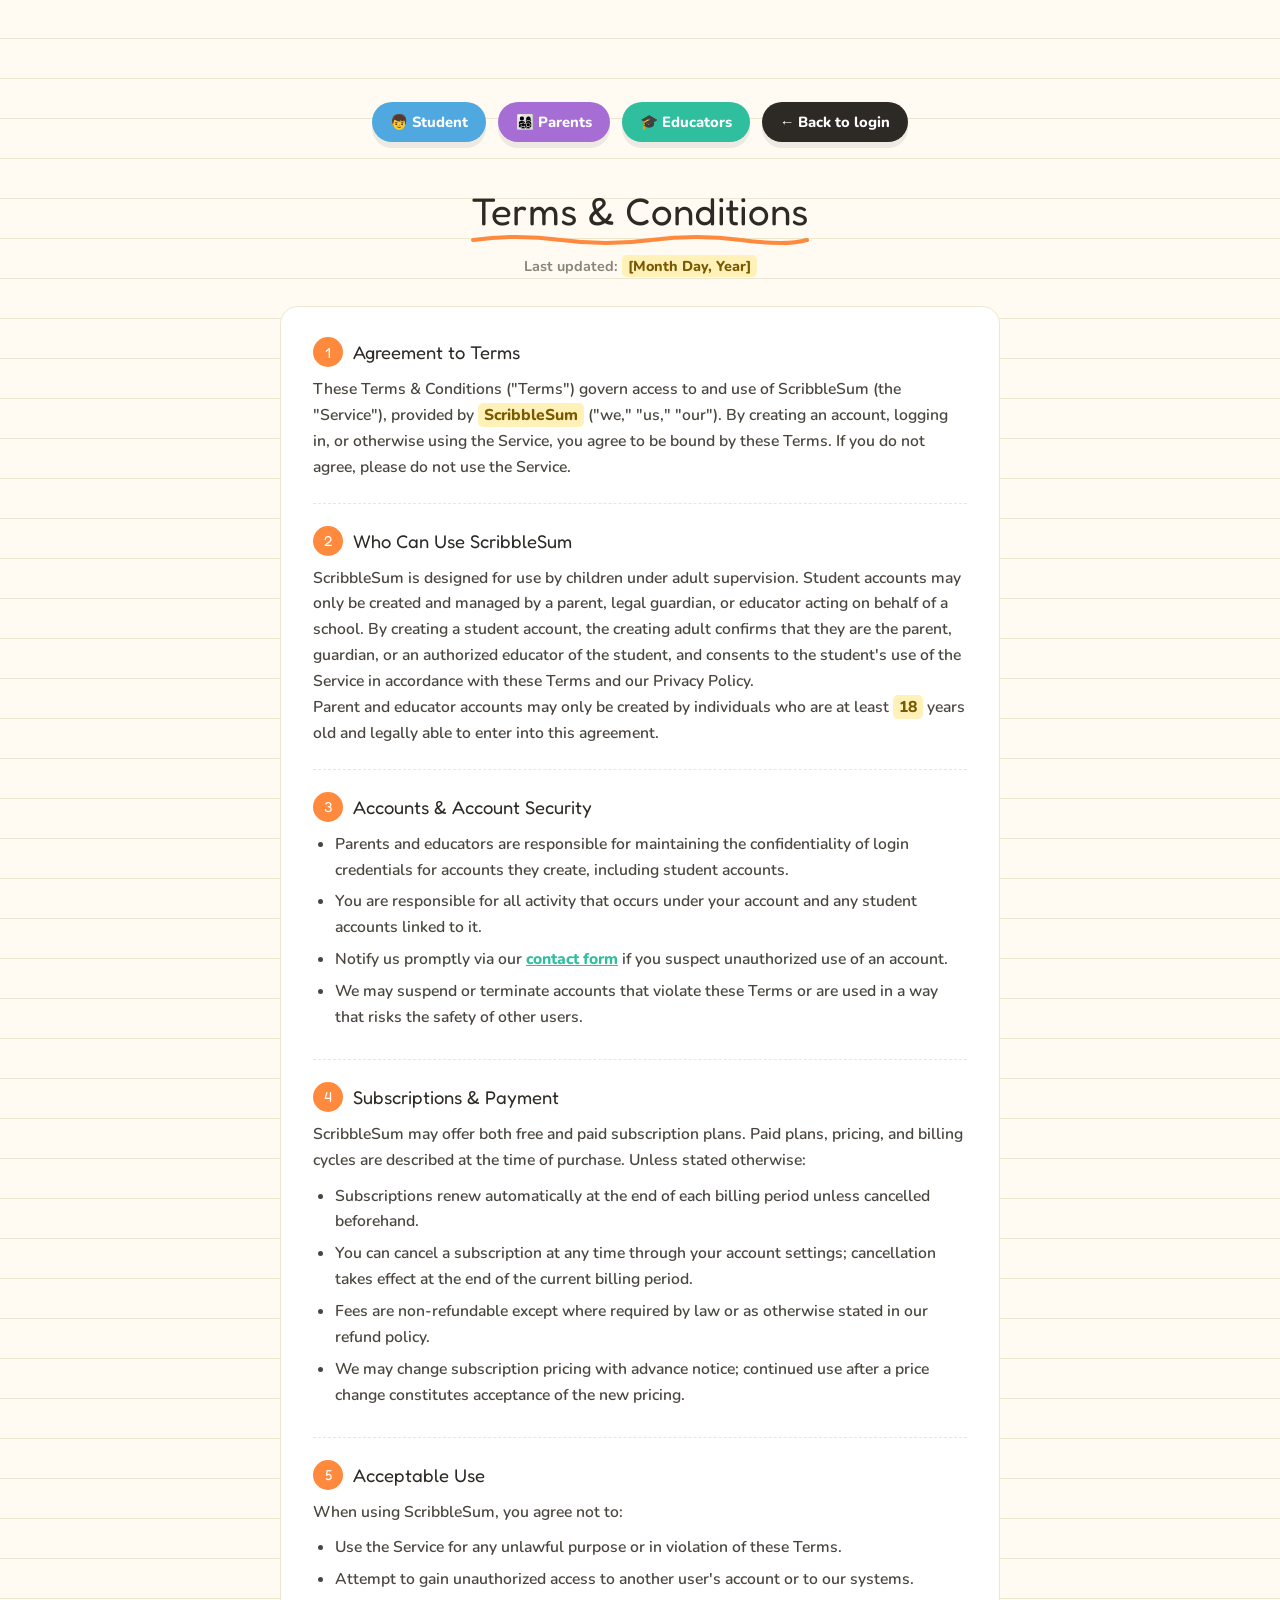
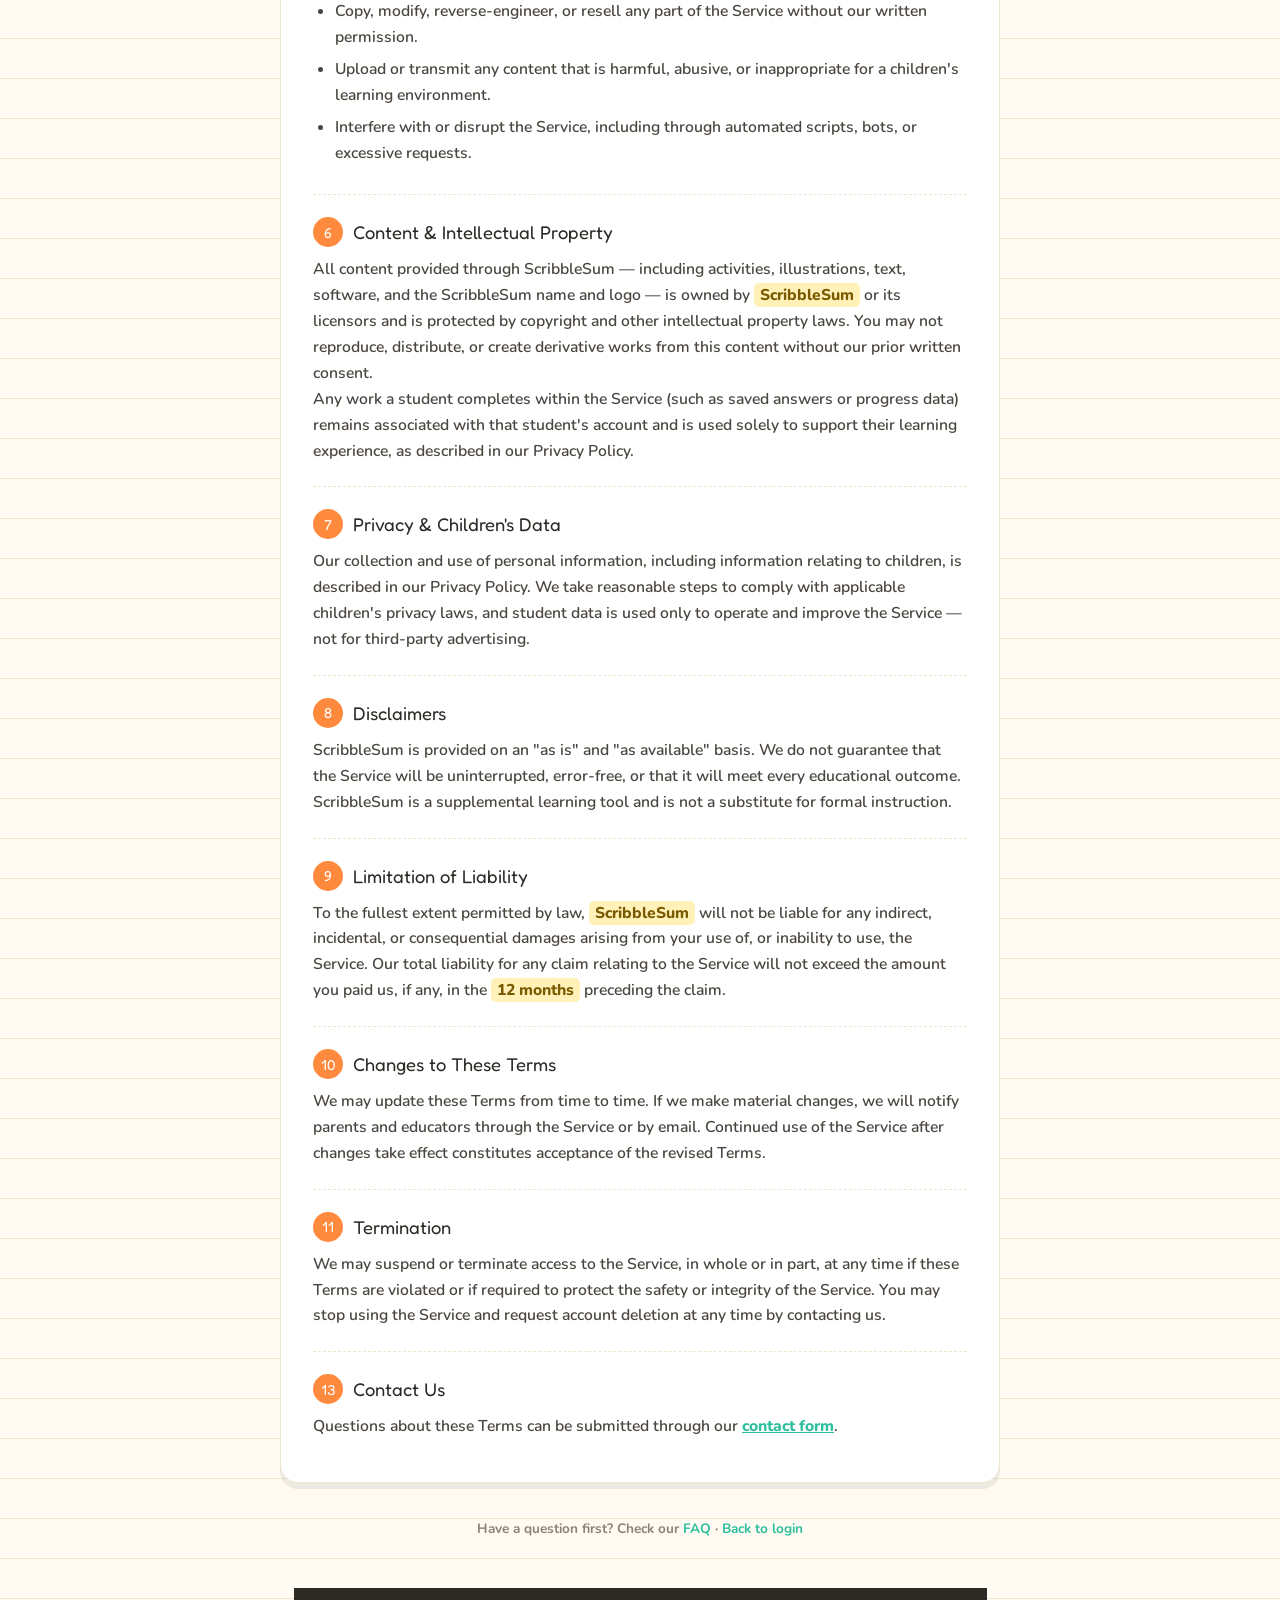
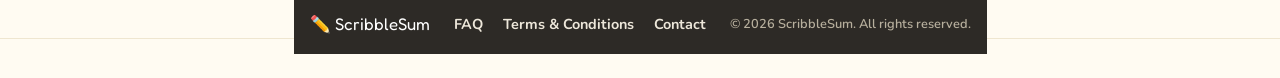
<file: terms.html>
<!DOCTYPE html>
<html lang="en">
<head><script async src="https://pagead2.googlesyndication.com/pagead/js/adsbygoogle.js?client=ca-pub-4034397422245407"
     crossorigin="anonymous"></script></head>
<meta charset="UTF-8">
<meta name="viewport" content="width=device-width, initial-scale=1.0">
<title>ScribbleSum — Terms &amp; Conditions</title>
<link href="https://fonts.googleapis.com/css2?family=Fredoka+One&family=Nunito:wght@400;600;700;800&display=swap" rel="stylesheet">
<link rel="icon" type="image/svg+xml" href="corequest-icon.svg">
<link rel="stylesheet" href="css/style.css">
<style>
  :root{
    --ink:#2D2A26;
    --paper:#FFFBF2;
    --paper-line:#EFE6D0;
    --student:#4FA8E0;
    --parent:#A66DD4;
    --educator:#2FBF9E;
    --accent:#FF8A3D;
    --shadow: 0 6px 0 rgba(45,42,38,0.08);
  }
  *{box-sizing:border-box;}
  body{
    margin:0;
    font-family:'Nunito', sans-serif;
    color:var(--ink);
    background:
      linear-gradient(var(--paper-line) 1px, transparent 1px) 0 38px/100% 40px,
      var(--paper);
    min-height:100vh;
    display:flex;
    flex-direction:column;
  }
  h1,h2,.brand{font-family:'Fredoka One', cursive; font-weight:400;}
  main{ flex:1 0 auto; width:100%; }

  .role-nav{
    display:flex; justify-content:center; gap:12px;
    flex-wrap:wrap;
    padding:22px 16px 8px;
  }
  .role-nav a{
    text-decoration:none;
    font-family:'Nunito',sans-serif;
    font-weight:800;
    font-size:0.92rem;
    color:#fff;
    padding:10px 18px;
    border-radius:999px;
    box-shadow:var(--shadow);
    transition:transform .15s ease;
  }
  .role-nav a:hover{ transform:translateY(-2px); }
  .role-nav a.student{ background:var(--student); }
  .role-nav a.parent{ background:var(--parent); }
  .role-nav a.educator{ background:var(--educator); }
  .role-nav a.back{ background:var(--ink); }

  .wrap{
    max-width:760px;
    margin:0 auto;
    padding:20px 20px 0;
  }

  .header-block{
    text-align:center;
    margin:18px auto 8px;
  }
  .doodle-title{
    position:relative;
    display:inline-block;
    font-size:2.4rem;
    color:var(--ink);
    margin:0;
  }
  .doodle-title svg{
    position:absolute;
    left:0; bottom:-14px;
    width:100%; height:16px;
  }
  .updated{
    text-align:center;
    font-weight:700;
    color:#8A8478;
    font-size:0.9rem;
    margin:22px 0 30px;
  }

  .page{
    background:#fff;
    border-radius:18px;
    box-shadow:var(--shadow);
    padding:8px 32px 20px;
    border:1px solid var(--paper-line);
  }

  .page section{
    padding:22px 0;
    border-bottom:1px dashed var(--paper-line);
  }
  .page section:last-child{ border-bottom:none; }

  .page h2{
    font-size:1.15rem;
    color:var(--ink);
    margin:0 0 10px;
    display:flex;
    align-items:center;
    gap:10px;
  }
  .num{
    display:inline-flex;
    align-items:center;
    justify-content:center;
    width:30px; height:30px;
    border-radius:50%;
    background:var(--accent);
    color:#fff;
    font-family:'Fredoka One',cursive;
    font-size:0.9rem;
    flex-shrink:0;
  }
  .page p, .page li{
    font-weight:600;
    line-height:1.65;
    color:#4A463F;
    font-size:0.98rem;
  }
  .page ul{ margin:10px 0 0; padding-left:22px; }
  .page li{ margin-bottom:6px; }
  .placeholder{
    background:#FFF1B8;
    padding:1px 6px;
    border-radius:5px;
    color:#7A5A00;
    font-weight:800;
  }

  .footer-note{
    text-align:center;
    margin-top:36px;
    font-size:0.85rem;
    color:#8A8478;
    font-weight:700;
  }
  .footer-note a{ color:var(--educator); text-decoration:none; }
  .footer-note a:hover{ text-decoration:underline; }

  @media (prefers-reduced-motion: reduce){
    .role-nav a{ transition:none; }
  }

  /* Site footer — flexes and wraps at any width, respects notch/home-bar insets */
  .site-footer{
    flex-shrink:0;
    margin-top:50px;
    background:var(--ink);
    color:#EDE7DA;
    padding:26px 16px calc(20px + env(safe-area-inset-bottom));
  }
  .footer-inner{
    max-width:760px;
    margin:0 auto;
    display:flex;
    flex-wrap:wrap;
    align-items:center;
    justify-content:space-between;
    gap:16px 24px;
  }
  .footer-brand{
    font-family:'Fredoka One', cursive;
    font-size:1.05rem;
    color:#fff;
    white-space:nowrap;
  }
  .footer-links{
    display:flex;
    flex-wrap:wrap;
    gap:10px 20px;
    justify-content:center;
  }
  .footer-links a{
    color:#EDE7DA;
    text-decoration:none;
    font-weight:700;
    font-size:0.9rem;
    white-space:nowrap;
  }
  .footer-links a:hover{ color:var(--accent); text-decoration:underline; }
  .footer-copy{
    font-size:0.8rem;
    color:#B7AF9D;
    font-weight:600;
    text-align:center;
    width:100%;
    order:3;
  }
  @media (min-width:560px){
    .footer-copy{ width:auto; order:0; text-align:left; }
  }
  @media (max-width:559px){
    .footer-inner{ justify-content:center; text-align:center; }
  }
</style>
</head>
<body>

<main>
<nav class="role-nav">
  <a class="student" href="index.html">👦 Student</a>
  <a class="parent" href="parent.html">👨‍👩‍👧‍👦 Parents</a>
  <a class="educator" href="educator.html">🎓 Educators</a>
  <a class="back" href="index.html">← Back to login</a>
</nav>

<div class="wrap">
  <div class="header-block">
    <h1 class="doodle-title">
      Terms &amp; Conditions
      <svg viewBox="0 0 300 16" preserveAspectRatio="none"><path d="M2 8 Q40 2 80 8 T160 8 T240 8 T298 8" stroke="#FF8A3D" stroke-width="4" fill="none" stroke-linecap="round"/></svg>
    </h1>
  </div>
  <p class="updated">Last updated: <span class="placeholder">[Month Day, Year]</span></p>

  <div class="page">

    <section>
      <h2><span class="num">1</span>Agreement to Terms</h2>
      <p>These Terms &amp; Conditions ("Terms") govern access to and use of ScribbleSum (the "Service"), provided by <span class="placeholder">ScribbleSum</span> ("we," "us," "our"). By creating an account, logging in, or otherwise using the Service, you agree to be bound by these Terms. If you do not agree, please do not use the Service.</p>
    </section>

    <section>
      <h2><span class="num">2</span>Who Can Use ScribbleSum</h2>
      <p>ScribbleSum is designed for use by children under adult supervision. Student accounts may only be created and managed by a parent, legal guardian, or educator acting on behalf of a school. By creating a student account, the creating adult confirms that they are the parent, guardian, or an authorized educator of the student, and consents to the student's use of the Service in accordance with these Terms and our Privacy Policy.</p>
      <p>Parent and educator accounts may only be created by individuals who are at least <span class="placeholder">18</span> years old and legally able to enter into this agreement.</p>
    </section>

    <section>
      <h2><span class="num">3</span>Accounts &amp; Account Security</h2>
      <ul>
        <li>Parents and educators are responsible for maintaining the confidentiality of login credentials for accounts they create, including student accounts.</li>
        <li>You are responsible for all activity that occurs under your account and any student accounts linked to it.</li>
        <li>Notify us promptly via our <a href="https://docs.google.com/forms/d/e/1FAIpQLScMfZEoUwNTG7IMQwNQ-2kPQI55CNcOrOu_kVzozkvgfpZPWg/viewform" target="_blank" rel="noopener" style="color:var(--educator); font-weight:800;">contact form</a> if you suspect unauthorized use of an account.</li>
        <li>We may suspend or terminate accounts that violate these Terms or are used in a way that risks the safety of other users.</li>
      </ul>
    </section>

    <section>
      <h2><span class="num">4</span>Subscriptions &amp; Payment</h2>
      <p>ScribbleSum may offer both free and paid subscription plans. Paid plans, pricing, and billing cycles are described at the time of purchase. Unless stated otherwise:</p>
      <ul>
        <li>Subscriptions renew automatically at the end of each billing period unless cancelled beforehand.</li>
        <li>You can cancel a subscription at any time through your account settings; cancellation takes effect at the end of the current billing period.</li>
        <li>Fees are non-refundable except where required by law or as otherwise stated in our refund policy.</li>
        <li>We may change subscription pricing with advance notice; continued use after a price change constitutes acceptance of the new pricing.</li>
      </ul>
    </section>

    <section>
      <h2><span class="num">5</span>Acceptable Use</h2>
      <p>When using ScribbleSum, you agree not to:</p>
      <ul>
        <li>Use the Service for any unlawful purpose or in violation of these Terms.</li>
        <li>Attempt to gain unauthorized access to another user's account or to our systems.</li>
        <li>Copy, modify, reverse-engineer, or resell any part of the Service without our written permission.</li>
        <li>Upload or transmit any content that is harmful, abusive, or inappropriate for a children's learning environment.</li>
        <li>Interfere with or disrupt the Service, including through automated scripts, bots, or excessive requests.</li>
      </ul>
    </section>

    <section>
      <h2><span class="num">6</span>Content &amp; Intellectual Property</h2>
      <p>All content provided through ScribbleSum — including activities, illustrations, text, software, and the ScribbleSum name and logo — is owned by <span class="placeholder">ScribbleSum</span> or its licensors and is protected by copyright and other intellectual property laws. You may not reproduce, distribute, or create derivative works from this content without our prior written consent.</p>
      <p>Any work a student completes within the Service (such as saved answers or progress data) remains associated with that student's account and is used solely to support their learning experience, as described in our Privacy Policy.</p>
    </section>

    <section>
      <h2><span class="num">7</span>Privacy &amp; Children's Data</h2>
      <p>Our collection and use of personal information, including information relating to children, is described in our Privacy Policy. We take reasonable steps to comply with applicable children's privacy laws, and student data is used only to operate and improve the Service — not for third-party advertising.</p>
    </section>

    <section>
      <h2><span class="num">8</span>Disclaimers</h2>
      <p>ScribbleSum is provided on an "as is" and "as available" basis. We do not guarantee that the Service will be uninterrupted, error-free, or that it will meet every educational outcome. ScribbleSum is a supplemental learning tool and is not a substitute for formal instruction.</p>
    </section>

    <section>
      <h2><span class="num">9</span>Limitation of Liability</h2>
      <p>To the fullest extent permitted by law, <span class="placeholder">ScribbleSum</span> will not be liable for any indirect, incidental, or consequential damages arising from your use of, or inability to use, the Service. Our total liability for any claim relating to the Service will not exceed the amount you paid us, if any, in the <span class="placeholder">12 months</span> preceding the claim.</p>
    </section>

    <section>
      <h2><span class="num">10</span>Changes to These Terms</h2>
      <p>We may update these Terms from time to time. If we make material changes, we will notify parents and educators through the Service or by email. Continued use of the Service after changes take effect constitutes acceptance of the revised Terms.</p>
    </section>

    <section>
      <h2><span class="num">11</span>Termination</h2>
      <p>We may suspend or terminate access to the Service, in whole or in part, at any time if these Terms are violated or if required to protect the safety or integrity of the Service. You may stop using the Service and request account deletion at any time by contacting us.</p>
    </section>

    <section>
      <h2><span class="num">13</span>Contact Us</h2>
      <p>Questions about these Terms can be submitted through our <a href="https://docs.google.com/forms/d/e/1FAIpQLScMfZEoUwNTG7IMQwNQ-2kPQI55CNcOrOu_kVzozkvgfpZPWg/viewform" target="_blank" rel="noopener" style="color:var(--educator); font-weight:800;">contact form</a>.</p>
    </section>

  </div>

  <div class="footer-note">
    Have a question first? Check our <a href="faq.html">FAQ</a> · <a href="index.html">Back to login</a>
  </div>
</div>
</main>

<footer class="site-footer">
  <div class="footer-inner">
    <span class="footer-brand">✏️ ScribbleSum</span>
    <nav class="footer-links">
      <a href="faq.html">FAQ</a>
      <a href="terms.html">Terms &amp; Conditions</a>
      <a href="https://docs.google.com/forms/d/e/1FAIpQLScMfZEoUwNTG7IMQwNQ-2kPQI55CNcOrOu_kVzozkvgfpZPWg/viewform" target="_blank" rel="noopener">Contact</a>
    </nav>
    <span class="footer-copy">© 2026 ScribbleSum. All rights reserved.</span>
  </div>
</footer>

</body>
</html>
</file>
<file: css/style.css>
* { margin:0; padding:0; box-sizing:border-box; }

body {
  font-family:'Nunito',sans-serif;
  background:linear-gradient(180deg,#B3E5FC 0%,#E1F5FE 40%,#F1F8E9 100%);
  min-height:100vh; display:flex; align-items:center; justify-content:center;
  padding:24px; padding-top:80px;
}

/* Top nav buttons */
.edu-btn {  
  position:fixed; top:16px; right:16px;
  background:linear-gradient(135deg,#202882,#0926e2);
  color:white; border:none; border-radius:50px;
  padding:11px 22px; font-family:'Fredoka One',cursive;
  font-size:1rem; cursor:pointer;
  box-shadow:0 4px 18px #a7fc0973; transition:all 0.2s;
  z-index:10;
}
.edu-btn:hover { transform:translateY(-2px); }

.parent-btn {
  position:fixed; top:16px; right:176px;
  background:linear-gradient(135deg,#71811b,#abc516);
  color:white; border:none; border-radius:50px;
  padding:11px 22px; font-family:'Fredoka One',cursive;
  font-size:1rem; cursor:pointer;
  box-shadow:0 4px 18px #a7fc0973; transition:all 0.2s;
  z-index:10;
}
.parent-btn:hover { transform:translateY(-2px); }

.student-btn {
  position:fixed; top:16px; right:316px;
  background:linear-gradient(135deg,#a56117,#f07f05);
  color:white; border:none; border-radius:50px;
  padding:11px 22px; font-family:'Fredoka One',cursive;
  font-size:1rem; cursor:pointer;
  box-shadow:0 4px 18px #a7fc0973; transition:all 0.2s;
  z-index:10;
}
.student-btn:hover { transform:translateY(-2px); }

/* Login card */
.login-card {
  background:white; border-radius:28px; padding:40px 36px;
  width:100%; max-width:420px;
  box-shadow:0 16px 50px rgba(0,0,0,0.15);
  border:4px solid #E8EAF6; text-align:center;
}
.login-logo { font-family:'Fredoka One',cursive; font-size:2.4rem; color:#FF7043; margin-bottom:4px; }
.login-logo span { color:#3F51B5; }
.login-subtitle { font-size:0.95rem; color:#90A4AE; font-weight:600; margin-bottom:28px; }
.login-field { margin-bottom:14px; text-align:left; }
.login-field label { display:block; font-weight:800; font-size:0.85rem; color:#546E7A; margin-bottom:6px; }
.login-field input {
  width:100%; padding:13px 16px; border-radius:14px;
  border:3px solid #E0E0E0; font-family:'Nunito',sans-serif;
  font-size:1rem; font-weight:700; color:#1A237E;
  outline:none; transition:border-color 0.2s;
}
.login-field input:focus { border-color:#7986CB; }
.login-btn {
  width:100%; padding:15px; border:none; border-radius:16px;
  background:linear-gradient(135deg,#a56117,#f07f05); color:white;
  font-family:'Fredoka One',cursive; font-size:1.3rem; cursor:pointer;
  box-shadow:0 6px 20px rgba(255,87,34,0.4); transition:all 0.2s; margin-top:4px;
}
.login-btn:hover { transform:translateY(-3px); }
.login-err { color:#E53935; font-weight:700; font-size:0.88rem; margin-top:10px; min-height:20px; }
.login-users { margin-top:20px; }
.login-users-title { font-size:0.82rem; color:#90A4AE; font-weight:700; margin-bottom:10px; }
.user-pill {
  display:inline-flex; align-items:center; gap:8px;
  background:#f07f05; border-radius:50px; padding:8px 16px;
  margin:4px; cursor:pointer; font-weight:800; font-size:0.9rem;
  color:#3949AB; transition:all 0.2s; border:2px solid transparent;
}
.user-pill:hover { background:#3F51B5; color:#f07f05; transform:translateY(-2px); }

/* Mobile responsive fixes */
@media (max-width: 600px) {
  body { padding-top:190px; }

  .student-btn, .parent-btn, .edu-btn {
    position:fixed;
    top:auto;
    right:12px;
    left:12px;
    width:calc(100% - 24px);
    text-align:center;
    padding:10px 16px;
    font-size:0.9rem;
    box-sizing:border-box;
  }

  .student-btn { top:12px; }
  .parent-btn  { top:60px; }
  .edu-btn     { top:108px; }

  .login-card { padding:28px 22px; max-width:100%; }
}

@media (max-width: 360px) {
  body { padding-top:210px; }
  .student-btn { top:12px; }
  .parent-btn  { top:58px; }
  .edu-btn     { top:104px; }
}
</file>
